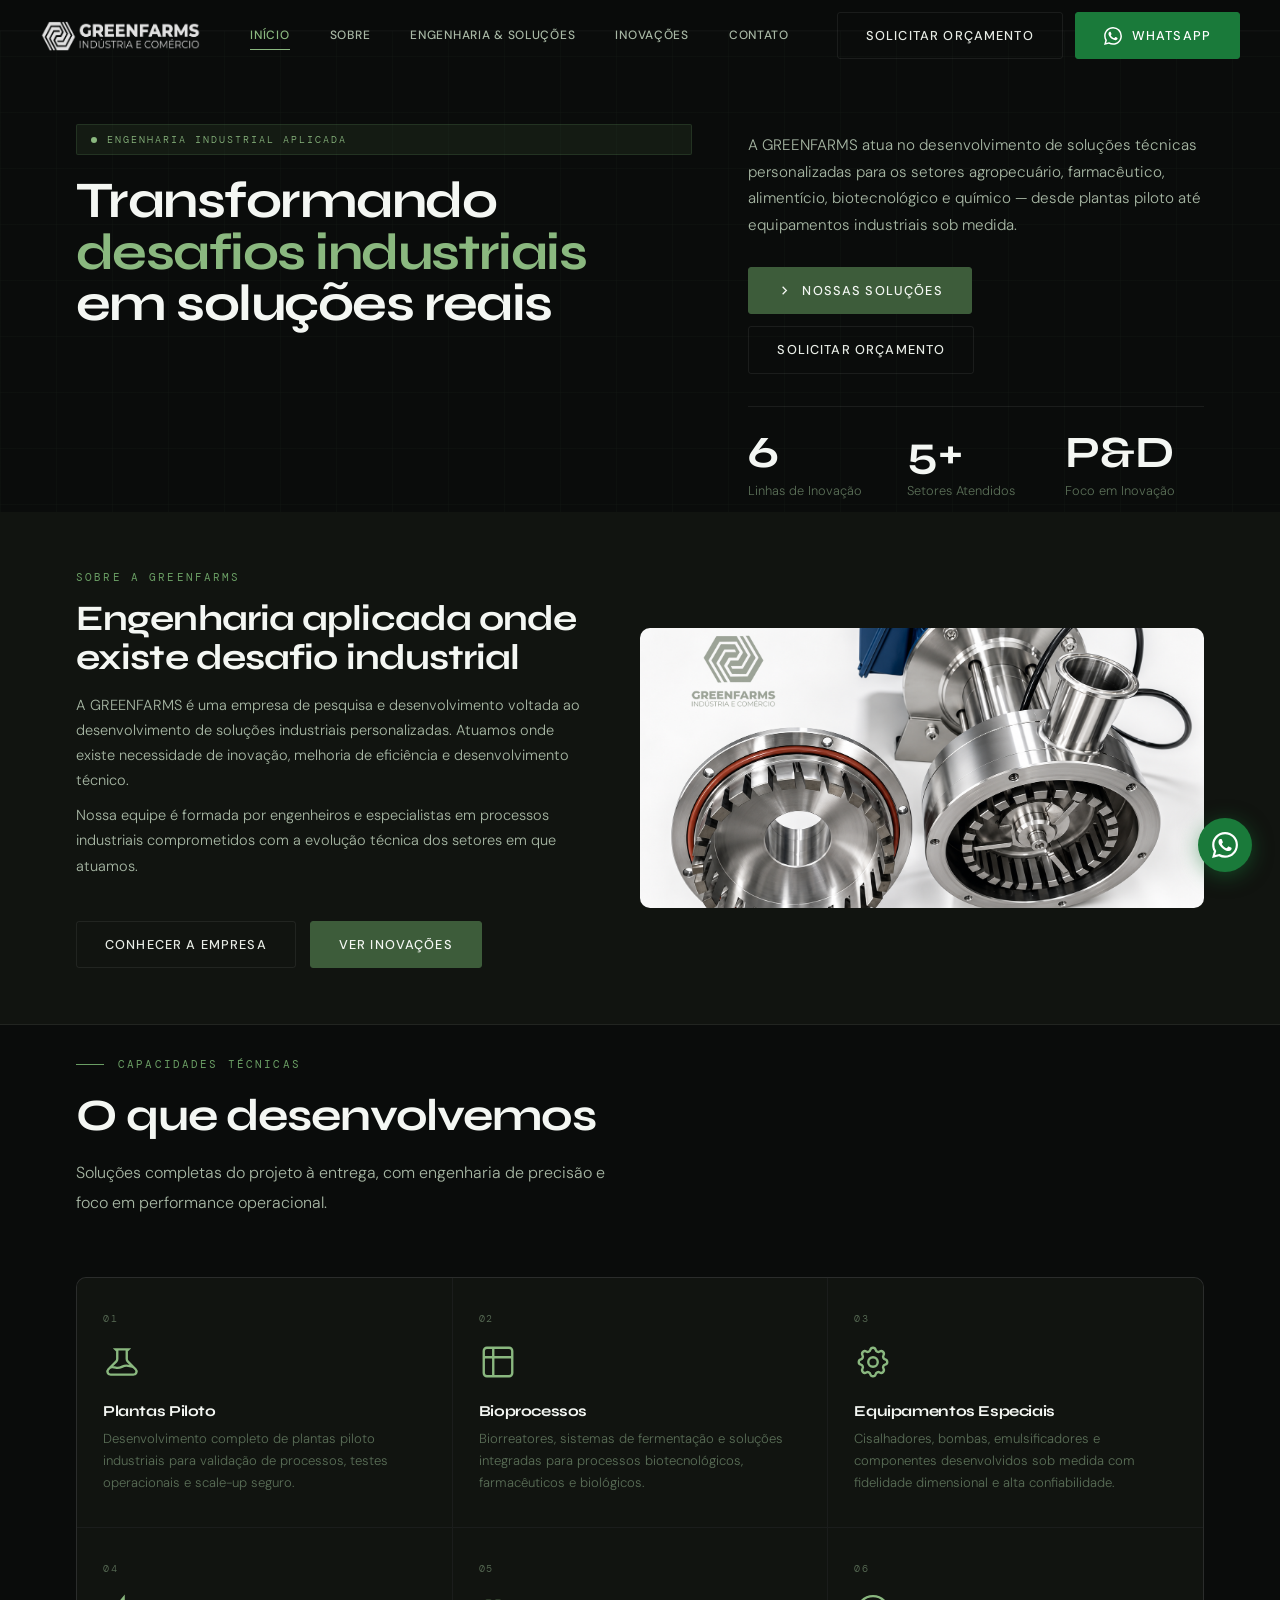
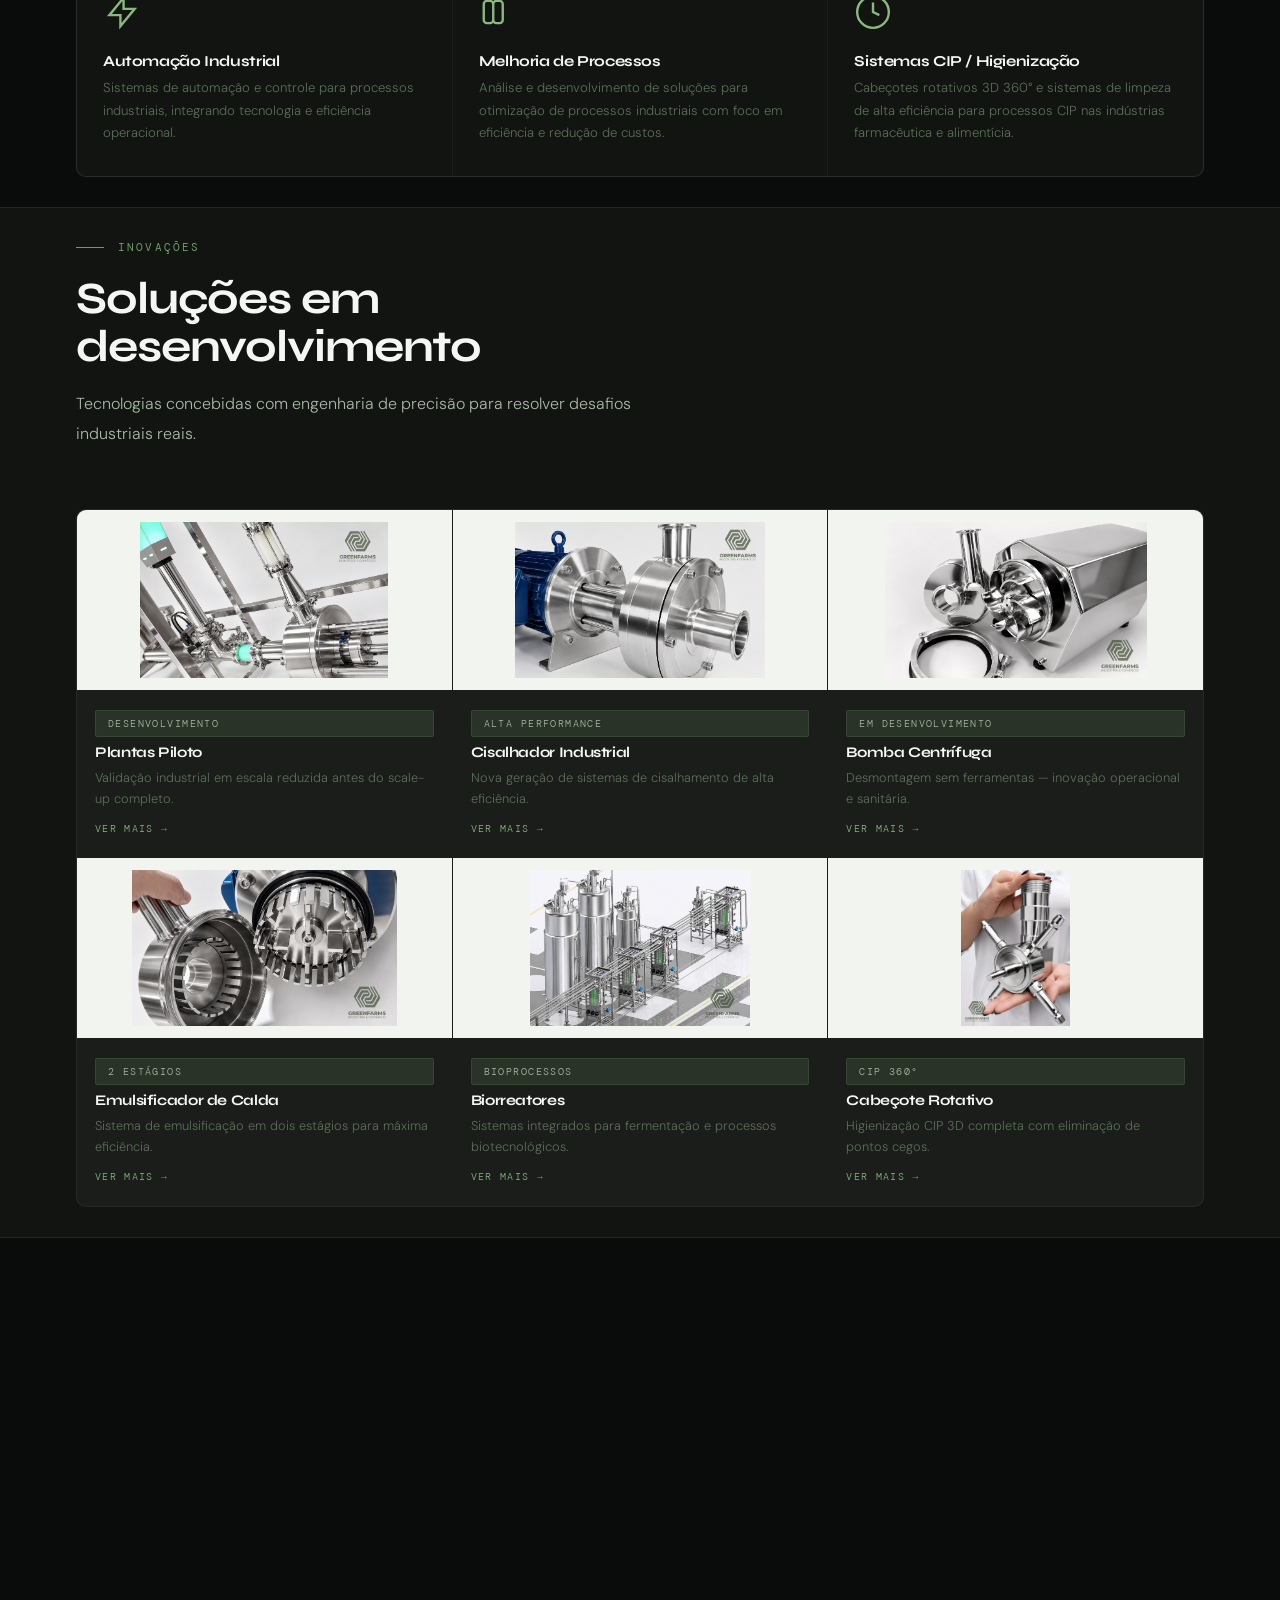
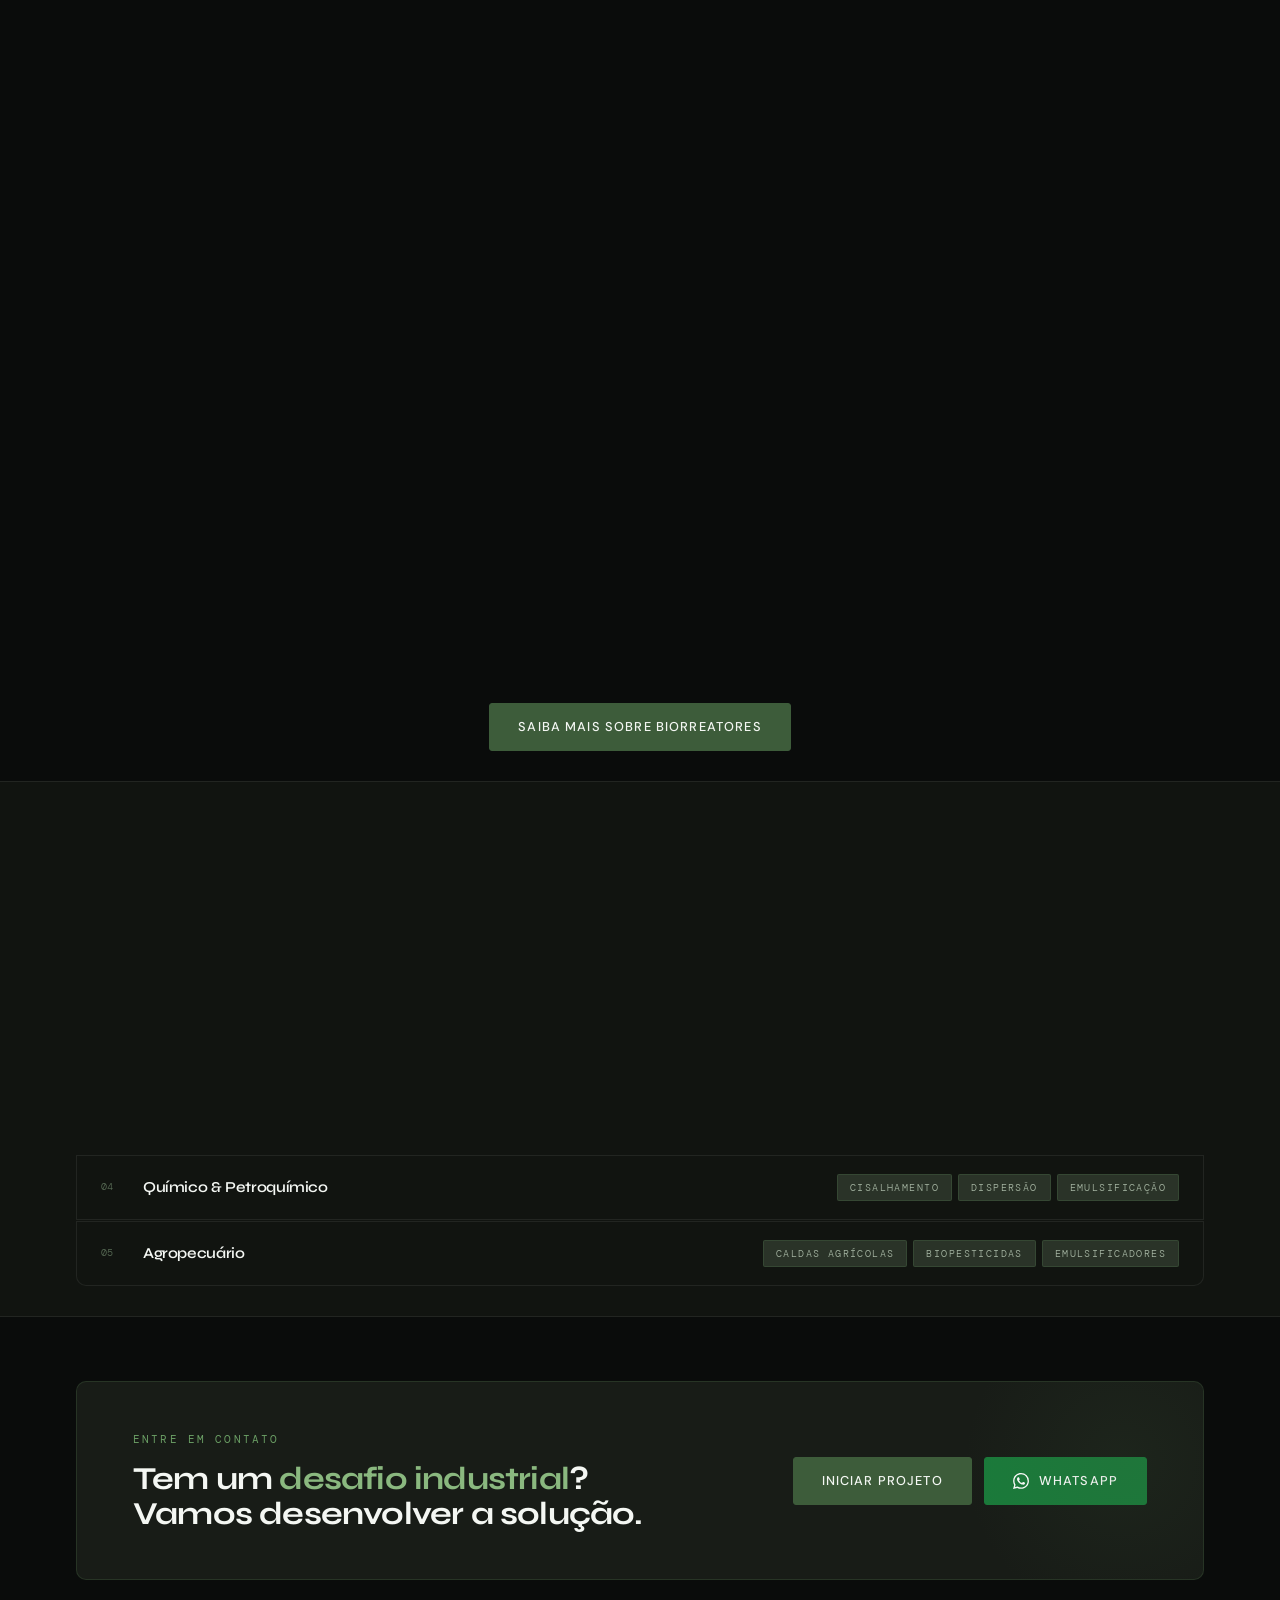
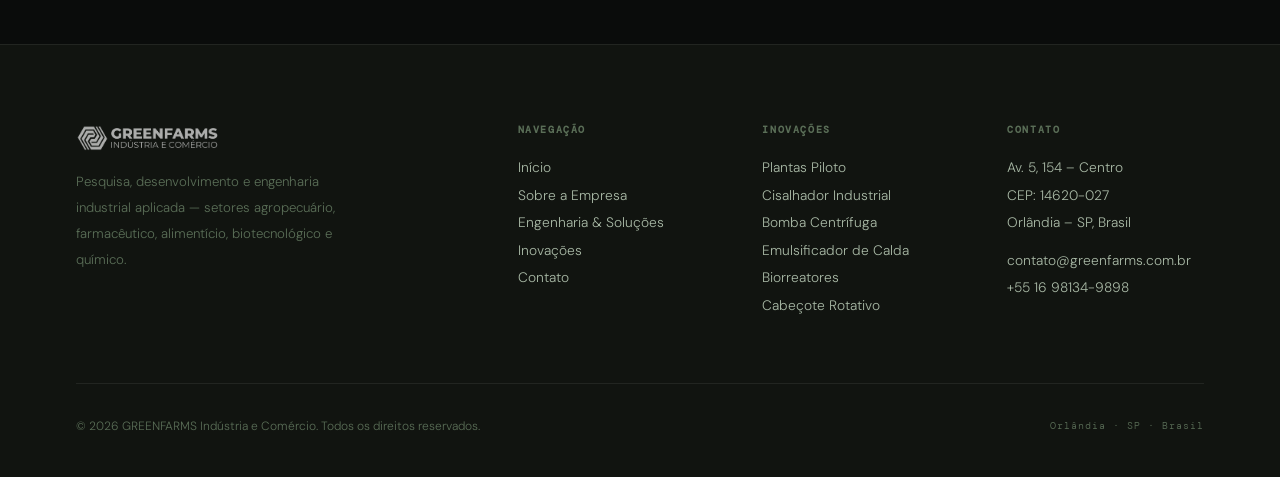
<file: index.html>
<!DOCTYPE html>
<html lang="pt-BR">
<head>
  <meta charset="UTF-8">
  <meta name="viewport" content="width=device-width, initial-scale=1.0">
  <meta name="description" content="GREENFARMS — Pesquisa, desenvolvimento e engenharia industrial aplicada. Soluções sob medida para os setores agropecuário, farmacêutico, alimentício e biotecnológico.">
  <title>GREENFARMS · Engenharia Industrial Aplicada</title>
  <link rel="icon" type="image/png" href="images/favicon.png">
  <link rel="stylesheet" href="css/style.css">
  <style>
    /* ── Hero — sem min-height para evitar vazio gigante ── */
    .hero {
      display: flex;
      align-items: stretch;
      position: relative;
      overflow: hidden;
      background: var(--gf-black);
    }

    .hero__left {
      width: 100%;
      /* Padding top = nav + respiro. Bottom generoso mas não exagerado */
      padding: calc(var(--gf-nav-h) + 25px) 0 10px 0;
      position: relative;
      z-index: 2;
    }

    .hero__left-inner {
      width: 100%;
      max-width: 1200px;
      margin: 0 auto;
      padding: 0 36px;
      display: grid;
      grid-template-columns: 1.15fr 0.85fr;
      gap: 56px;
      align-items: start;
    }

    .hero__tag {
      display: inline-flex;
      align-items: center;
      gap: 10px;
      padding: 6px 14px;
      background: rgba(61,92,58,0.2);
      border: 1px solid var(--gf-border);
      border-radius: 2px;
      font-family: var(--gf-mono);
      font-size: 0.63rem;
      letter-spacing: 0.2em;
      text-transform: uppercase;
      color: var(--gf-accent);
      margin-bottom: 20px;
    }
    .hero__tag::before {
      content: '';
      width: 6px; height: 6px; border-radius: 50%;
      background: var(--gf-accent);
      animation: blink 2.2s ease-in-out infinite;
    }
    @keyframes blink { 0%,100%{opacity:1} 50%{opacity:0.2} }

    .hero__col-left {
      display: flex;
      flex-direction: column;
    }
    .hero__col-right {
      display: flex;
      flex-direction: column;
      justify-content: flex-start;
      padding-top: 8px;
    }

    .hero h1 {
      font-size: clamp(2.4rem, 4vw, 4rem);
      line-height: 1.0;
      letter-spacing: -0.03em;
      margin-bottom: 0;
    }
    .hero h1 em { font-style: normal; color: var(--gf-accent); }

    .hero__desc {
      font-size: 0.95rem;
      color: var(--gf-text-mid);
      line-height: 1.75;
      font-weight: 300;
      margin-bottom: 28px;
    }

    .hero__actions {
      display: flex;
      align-items: center;
      gap: 12px;
      flex-wrap: wrap;
      margin-bottom: 32px;
    }

    .hero__metrics {
      padding-top: 24px;
      border-top: 1px solid var(--gf-border-dim);
      display: grid;
      grid-template-columns: repeat(3, 1fr);
      gap: 20px;
    }

    /* Grid decorativo */
    .hero__grid-deco {
      position: absolute;
      inset: 0;
      background-image:
        linear-gradient(rgba(106,158,100,0.03) 1px, transparent 1px),
        linear-gradient(90deg, rgba(106,158,100,0.03) 1px, transparent 1px);
      background-size: 56px 56px;
      pointer-events: none;
      z-index: 1;
    }

    /* ── Intro band ── */
    .intro-band {
      background: var(--gf-dark);
      border-bottom: 1px solid var(--gf-border-dim);
      padding: 0;
    }
    .intro-band__inner {
      display: grid;
      grid-template-columns: 1fr 1fr;
      align-items: center;
    }
    .intro-band__text {
      padding: 56px 48px 56px 0;
      display: flex;
      flex-direction: column;
      justify-content: center;
    }
    .intro-band__text h2 { font-size: clamp(1.7rem, 2.8vw, 2.3rem); margin-bottom: 16px; }
    .intro-band__text p {
      color: var(--gf-text-mid); font-size: 0.91rem;
      line-height: 1.72; font-weight: 300; margin-bottom: 10px;
    }
    .intro-band__image {
      overflow: hidden;
      border-radius: var(--gf-radius-lg);
      height: 280px;
    }
    .intro-band__image img {
      width: 100%; height: 100%;
      object-fit: cover;
      object-position: center;
      display: block;
    }

    /* ── Capabilities ── */
    .cap-grid {
      display: grid;
      grid-template-columns: repeat(3, 1fr);
      gap: 1px;
      background: var(--gf-border-dim);
      border: 1px solid var(--gf-border-dim);
      border-radius: var(--gf-radius-lg);
      overflow: hidden;
    }
    .cap-card {
      background: var(--gf-dark);
      padding: 32px 26px;
      transition: background var(--gf-transition);
    }
    .cap-card:hover { background: var(--gf-dark-2); }
    .cap-card__num {
      font-family: var(--gf-mono); font-size: 0.63rem;
      letter-spacing: 0.15em; color: var(--gf-text-dim);
      margin-bottom: 16px;
    }
    .cap-card__icon { width: 38px; height: 38px; color: var(--gf-accent); margin-bottom: 14px; }
    .cap-card h3 { font-size: 0.95rem; margin-bottom: 8px; }
    .cap-card p { font-size: 0.82rem; color: var(--gf-text-dim); line-height: 1.7; font-weight: 300; }

    /* ── Inovações strip ── */
    .inov-strip {
      background: var(--gf-dark);
      border-top: 1px solid var(--gf-border-dim);
      border-bottom: 1px solid var(--gf-border-dim);
    }
    .inov-grid {
      display: grid;
      grid-template-columns: repeat(3, 1fr);
      gap: 1px;
      background: rgba(255,255,255,0.04);
      border: 1px solid rgba(255,255,255,0.06);
      border-radius: var(--gf-radius-lg);
      overflow: hidden;
    }
    .inov-card {
      background: transparent;
      display: flex;
      flex-direction: column;
      transition: background var(--gf-transition);
      cursor: pointer;
      text-decoration: none;
      color: inherit;
    }
    .inov-card:hover { background: rgba(255,255,255,0.03); }
    .inov-card__img {
      height: 180px;
      background: #f2f4f0;
      overflow: hidden;
      flex-shrink: 0;
    }
    .inov-card__img img {
      width: 100%; height: 100%;
      object-fit: contain;
      padding: 12px;
      transition: transform 0.55s var(--gf-ease);
    }
    .inov-card:hover .inov-card__img img { transform: scale(1.04); }
    .inov-card__body { padding: 20px 18px; flex: 1; display: flex; flex-direction: column; }
    .inov-card__body .tag { margin-bottom: 8px; }
    .inov-card__body h3 { font-size: 0.92rem; margin-bottom: 6px; }
    .inov-card__body p { font-size: 0.8rem; color: var(--gf-text-dim); line-height: 1.65; font-weight: 300; flex: 1; }
    .inov-card__link {
      display: inline-flex; align-items: center; gap: 6px;
      margin-top: 12px;
      font-family: var(--gf-mono); font-size: 0.6rem;
      letter-spacing: 0.14em; text-transform: uppercase;
      color: var(--gf-accent);
      transition: gap var(--gf-transition);
    }
    .inov-card:hover .inov-card__link { gap: 10px; }

    /* ── Biorreatores ── */
    .bio-hero { background: var(--gf-black); }
    .bio-hero__main {
      position: relative;
      border-radius: var(--gf-radius-lg);
      overflow: hidden;
      margin-bottom: 16px;
      background: #f2f4f0;
    }
    .bio-hero__main img {
      width: 100%;
      display: block;
      max-height: 460px;
      object-fit: contain;
      padding: 24px;
    }
    .bio-hero__badge {
      position: absolute;
      bottom: 20px; left: 20px;
      background: rgba(10,12,11,0.9);
      backdrop-filter: blur(12px);
      border: 1px solid var(--gf-border);
      border-radius: var(--gf-radius);
      padding: 12px 16px;
    }
    .bio-hero__badge p {
      font-family: var(--gf-mono); font-size: 0.6rem;
      letter-spacing: 0.14em; color: var(--gf-text-dim);
      text-transform: uppercase; margin-bottom: 3px;
    }
    .bio-hero__badge strong {
      font-family: var(--gf-head); font-size: 1rem;
      font-weight: 700; color: var(--gf-accent);
    }
    .bio-hero__sub {
      display: grid;
      grid-template-columns: repeat(3, 1fr);
      gap: 12px;
    }
    .bio-hero__sub-img {
      border-radius: var(--gf-radius-lg);
      overflow: hidden;
      background: #f2f4f0;
      aspect-ratio: 4/3;
    }
    .bio-hero__sub-img img {
      width: 100%; height: 100%;
      object-fit: contain; padding: 10px;
      transition: transform 0.5s var(--gf-ease);
    }
    .bio-hero__sub-img:hover img { transform: scale(1.04); }

    /* ── CTA Banner ── */
    .cta-banner {
      background: var(--gf-dark-2);
      border: 1px solid var(--gf-border);
      border-radius: var(--gf-radius-lg);
      padding: 48px 56px;
      display: flex;
      align-items: center;
      justify-content: space-between;
      gap: 40px;
      position: relative;
      overflow: hidden;
    }
    .cta-banner::before {
      content: '';
      position: absolute; right: -80px; top: -80px;
      width: 320px; height: 320px;
      background: radial-gradient(circle, rgba(61,92,58,0.14) 0%, transparent 70%);
      pointer-events: none;
    }
    .cta-banner h2 { font-size: clamp(1.5rem, 2.5vw, 2rem); max-width: 540px; }
    .cta-banner h2 em { font-style: normal; color: var(--gf-accent); }
    .cta-banner__actions { display: flex; align-items: center; gap: 12px; flex-shrink: 0; }

    /* ── Sectors ── */
    .sector-list { display: flex; flex-direction: column; gap: 1px; }
    .sector-item {
      display: flex; align-items: center; justify-content: space-between;
      padding: 18px 24px;
      background: var(--gf-dark);
      border: 1px solid var(--gf-border-dim);
      transition: background var(--gf-transition), border-color var(--gf-transition);
    }
    .sector-item:first-child { border-radius: var(--gf-radius-lg) var(--gf-radius-lg) 0 0; }
    .sector-item:last-child { border-radius: 0 0 var(--gf-radius-lg) var(--gf-radius-lg); }
    .sector-item:hover { background: var(--gf-dark-2); border-color: var(--gf-border); }
    .sector-item__left { display: flex; align-items: center; gap: 20px; }
    .sector-item__num { font-family: var(--gf-mono); font-size: 0.6rem; color: var(--gf-text-dim); width: 22px; }
    .sector-item h3 { font-size: 0.95rem; font-weight: 600; }
    .sector-item__tags { display: flex; gap: 6px; flex-wrap: wrap; }

    /* ── Responsive ──  */
    @media(max-width:1100px){
      .hero__left-inner { grid-template-columns: 1fr; gap: 36px; }
      .intro-band__inner { grid-template-columns: 1fr; }
      .intro-band__text { padding: 20px 0; }
      .intro-band__image { height: 240px; }
      .cap-grid { grid-template-columns: 1fr 1fr; }
      .inov-grid { grid-template-columns: 1fr 1fr; }
      .bio-hero__sub { grid-template-columns: 1fr 1fr 1fr; }
      .cta-banner { flex-direction: column; padding: 36px; }
      .cta-banner__actions { flex-direction: column; width: 100%; }
      .cta-banner__actions .btn { justify-content: center; }
      .sector-item { flex-direction: column; align-items: flex-start; gap: 12px; }
    }
    @media(max-width:768px){
      .cap-grid { grid-template-columns: 1fr; }
      .inov-grid { grid-template-columns: 1fr; }
      .bio-hero__sub { grid-template-columns: 1fr; }
      .hero__metrics { grid-template-columns: 1fr 1fr; gap: 16px; }
      .cta-banner { padding: 24px; }
      .hero__left { padding: calc(var(--gf-nav-h) + 36px) 0 48px 0; }
    }
  </style>
</head>
<body>

<div id="nav-container"></div>

<!-- ── HERO ─────────────────────────────────────────────────────── -->
<section class="hero">
  <div class="hero__grid-deco"></div>

  <div class="hero__left">
    <div class="hero__left-inner">
      <!-- Col esquerda: tag + título principal -->
      <div class="hero__col-left"><br>
        <div class="hero__tag">Engenharia Industrial Aplicada</div>
        <h1>
          Transformando<br>
          <em>desafios industriais</em><br>
          em soluções reais
        </h1>
      </div>

      <!-- Col direita: descrição + botões + métricas -->
      <div class="hero__col-right">
        <br><p class="hero__desc">
          A GREENFARMS atua no desenvolvimento de soluções técnicas personalizadas para os setores agropecuário, farmacêutico, alimentício, biotecnológico e químico — desde plantas piloto até equipamentos industriais sob medida.
        </p>
        <div class="hero__actions">
          <a href="engenharia.html" class="btn btn--primary">
            <svg width="15" height="15" viewBox="0 0 24 24" fill="none" stroke="currentColor" stroke-width="2"><path d="M9 18l6-6-6-6"/></svg>
            Nossas Soluções
          </a>
          <a href="contato.html" class="btn btn--outline">Solicitar Orçamento</a>
        </div>
        <div class="hero__metrics">
          <div class="stat-block">
            <span class="stat-block__num" data-count="6">6</span>
            <span class="stat-block__label">Linhas de Inovação</span>
          </div>
          <div class="stat-block">
            <span class="stat-block__num" data-count="5" data-suffix="+">5+</span>
            <span class="stat-block__label">Setores Atendidos</span>
          </div>
          <div class="stat-block">
            <span class="stat-block__num">P&amp;D</span>
            <span class="stat-block__label">Foco em Inovação</span>
          </div>
        </div>
      </div>
    </div>
  </div>
</section>

<!-- ── INTRO BAND ────────────────────────────────────────────────── -->
<section class="intro-band">
  <div class="container">
    <div class="intro-band__inner">
      <div class="intro-band__text anim-fade">
        <span class="label" style="display:block;margin-bottom:14px;">Sobre a GREENFARMS</span>
        <h2>Engenharia aplicada onde existe desafio industrial</h2>
        <p>A GREENFARMS é uma empresa de pesquisa e desenvolvimento voltada ao desenvolvimento de soluções industriais personalizadas. Atuamos onde existe necessidade de inovação, melhoria de eficiência e desenvolvimento técnico.</p>
        <p>Nossa equipe é formada por engenheiros e especialistas em processos industriais comprometidos com a evolução técnica dos setores em que atuamos.</p>
        <div style="margin-top:32px;display:flex;gap:14px;flex-wrap:wrap;">
          <a href="sobre.html" class="btn btn--outline">Conhecer a Empresa</a>
          <a href="inovacoes.html" class="btn btn--primary">Ver Inovações</a>
        </div>
      </div>
      <div class="intro-band__image anim-fade anim-delay-2">
        <img src="images/cisalhador-2.png" alt="Cisalhador Industrial GREENFARMS">
      </div>
    </div>
  </div>
</section>

<!-- ── CAPABILITIES ──────────────────────────────────────────────── -->
<section class="section" style="background:var(--gf-black);">
  <div class="container">
    <div class="section-header anim-fade">
      <div class="section-header__label"><span class="label">Capacidades Técnicas</span></div>
      <h2>O que desenvolvemos</h2>
      <p>Soluções completas do projeto à entrega, com engenharia de precisão e foco em performance operacional.</p>
    </div>
    <div class="cap-grid anim-fade anim-delay-1">
      <div class="cap-card">
        <div class="cap-card__num">01</div>
        <svg class="cap-card__icon" viewBox="0 0 24 24" fill="none" stroke="currentColor" stroke-width="1.5"><path d="M19.428 15.428a2 2 0 00-1.022-.547l-2.387-.477a6 6 0 00-3.86.517l-.318.158a6 6 0 01-3.86.517L6.05 15.21a2 2 0 00-1.806.547M8 4h8l-1 1v5.172a2 2 0 00.586 1.414l5 5c1.26 1.26.367 3.414-1.415 3.414H4.828c-1.782 0-2.674-2.154-1.414-3.414l5-5A2 2 0 009 10.172V5L8 4z"/></svg>
        <h3>Plantas Piloto</h3>
        <p>Desenvolvimento completo de plantas piloto industriais para validação de processos, testes operacionais e scale-up seguro.</p>
      </div>
      <div class="cap-card">
        <div class="cap-card__num">02</div>
        <svg class="cap-card__icon" viewBox="0 0 24 24" fill="none" stroke="currentColor" stroke-width="1.5"><path d="M9 3H5a2 2 0 00-2 2v4m6-6h10a2 2 0 012 2v4M9 3v18m0 0h10a2 2 0 002-2V9M9 21H5a2 2 0 01-2-2V9m0 0h18"/></svg>
        <h3>Bioprocessos</h3>
        <p>Biorreatores, sistemas de fermentação e soluções integradas para processos biotecnológicos, farmacêuticos e biológicos.</p>
      </div>
      <div class="cap-card">
        <div class="cap-card__num">03</div>
        <svg class="cap-card__icon" viewBox="0 0 24 24" fill="none" stroke="currentColor" stroke-width="1.5"><path d="M10.325 4.317c.426-1.756 2.924-1.756 3.35 0a1.724 1.724 0 002.573 1.066c1.543-.94 3.31.826 2.37 2.37a1.724 1.724 0 001.065 2.572c1.756.426 1.756 2.924 0 3.35a1.724 1.724 0 00-1.066 2.573c.94 1.543-.826 3.31-2.37 2.37a1.724 1.724 0 00-2.572 1.065c-.426 1.756-2.924 1.756-3.35 0a1.724 1.724 0 00-2.573-1.066c-1.543.94-3.31-.826-2.37-2.37a1.724 1.724 0 00-1.065-2.572c-1.756-.426-1.756-2.924 0-3.35a1.724 1.724 0 001.066-2.573c-.94-1.543.826-3.31 2.37-2.37.996.608 2.296.07 2.572-1.065z"/><circle cx="12" cy="12" r="3"/></svg>
        <h3>Equipamentos Especiais</h3>
        <p>Cisalhadores, bombas, emulsificadores e componentes desenvolvidos sob medida com fidelidade dimensional e alta confiabilidade.</p>
      </div>
      <div class="cap-card">
        <div class="cap-card__num">04</div>
        <svg class="cap-card__icon" viewBox="0 0 24 24" fill="none" stroke="currentColor" stroke-width="1.5"><path d="M13 10V3L4 14h7v7l9-11h-7z"/></svg>
        <h3>Automação Industrial</h3>
        <p>Sistemas de automação e controle para processos industriais, integrando tecnologia e eficiência operacional.</p>
      </div>
      <div class="cap-card">
        <div class="cap-card__num">05</div>
        <svg class="cap-card__icon" viewBox="0 0 24 24" fill="none" stroke="currentColor" stroke-width="1.5"><path d="M9 17V7m0 10a2 2 0 01-2 2H5a2 2 0 01-2-2V7a2 2 0 012-2h2a2 2 0 012 2m0 10a2 2 0 002 2h2a2 2 0 002-2M9 7a2 2 0 012-2h2a2 2 0 012 2m0 10V7"/></svg>
        <h3>Melhoria de Processos</h3>
        <p>Análise e desenvolvimento de soluções para otimização de processos industriais com foco em eficiência e redução de custos.</p>
      </div>
      <div class="cap-card">
        <div class="cap-card__num">06</div>
        <svg class="cap-card__icon" viewBox="0 0 24 24" fill="none" stroke="currentColor" stroke-width="1.5"><circle cx="12" cy="12" r="10"/><path d="M12 6v6l4 2"/></svg>
        <h3>Sistemas CIP / Higienização</h3>
        <p>Cabeçotes rotativos 3D 360° e sistemas de limpeza de alta eficiência para processos CIP nas indústrias farmacêutica e alimentícia.</p>
      </div>
    </div>
  </div>
</section>

<!-- ── INOVAÇÕES — 6 cards ────────────────────────────────────────── -->
<section class="section inov-strip">
  <div class="container">
    <div class="section-header anim-fade">
      <div class="section-header__label"><span class="label">Inovações</span></div>
      <h2>Soluções em desenvolvimento</h2>
      <p>Tecnologias concebidas com engenharia de precisão para resolver desafios industriais reais.</p>
    </div>
    <div class="inov-grid">
      <a href="inovacoes.html#plantas-piloto" class="inov-card anim-fade">
        <div class="inov-card__img"><img src="images/planta-piloto.png" alt="Plantas Piloto" loading="lazy"></div>
        <div class="inov-card__body">
          <span class="tag">Desenvolvimento</span>
          <h3>Plantas Piloto</h3>
          <p>Validação industrial em escala reduzida antes do scale-up completo.</p>
          <span class="inov-card__link">Ver mais →</span>
        </div>
      </a>
      <a href="inovacoes.html#cisalhador" class="inov-card anim-fade anim-delay-1">
        <div class="inov-card__img"><img src="images/cisalhador.png" alt="Cisalhador Industrial" loading="lazy"></div>
        <div class="inov-card__body">
          <span class="tag">Alta Performance</span>
          <h3>Cisalhador Industrial</h3>
          <p>Nova geração de sistemas de cisalhamento de alta eficiência.</p>
          <span class="inov-card__link">Ver mais →</span>
        </div>
      </a>
      <a href="inovacoes.html#bomba" class="inov-card anim-fade anim-delay-2">
        <div class="inov-card__img"><img src="images/bomba-centrifuga.png" alt="Bomba Centrífuga" loading="lazy"></div>
        <div class="inov-card__body">
          <span class="tag">Em Desenvolvimento</span>
          <h3>Bomba Centrífuga</h3>
          <p>Desmontagem sem ferramentas — inovação operacional e sanitária.</p>
          <span class="inov-card__link">Ver mais →</span>
        </div>
      </a>
      <a href="inovacoes.html#emulsificador" class="inov-card anim-fade">
        <div class="inov-card__img"><img src="images/emulsificador.png" alt="Emulsificador de Calda" loading="lazy"></div>
        <div class="inov-card__body">
          <span class="tag">2 Estágios</span>
          <h3>Emulsificador de Calda</h3>
          <p>Sistema de emulsificação em dois estágios para máxima eficiência.</p>
          <span class="inov-card__link">Ver mais →</span>
        </div>
      </a>
      <a href="inovacoes.html#biorreatores" class="inov-card anim-fade anim-delay-1">
        <div class="inov-card__img"><img src="images/biorreatores.png" alt="Biorreatores" loading="lazy"></div>
        <div class="inov-card__body">
          <span class="tag">Bioprocessos</span>
          <h3>Biorreatores</h3>
          <p>Sistemas integrados para fermentação e processos biotecnológicos.</p>
          <span class="inov-card__link">Ver mais →</span>
        </div>
      </a>
      <a href="inovacoes.html#cabecote" class="inov-card anim-fade anim-delay-2">
        <div class="inov-card__img"><img src="images/cabecote-rotativo.png" alt="Cabeçote Rotativo" loading="lazy"></div>
        <div class="inov-card__body">
          <span class="tag">CIP 360°</span>
          <h3>Cabeçote Rotativo</h3>
          <p>Higienização CIP 3D completa com eliminação de pontos cegos.</p>
          <span class="inov-card__link">Ver mais →</span>
        </div>
      </a>
    </div>
  </div>
</section>

<!-- ── BIORREATORES DESTAQUE ──────────────────────────────────────── -->
<section class="section bio-hero">
  <div class="container">
    <div class="section-header anim-fade">
      <div class="section-header__label"><span class="label">Destaque</span></div>
      <h2>Biorreatores GREENFARMS</h2>
      <p>Soluções tecnológicas para bioprocessos industriais com foco em controle de contaminação, eficiência operacional e padrão internacional de engenharia.</p>
    </div>
    <div class="bio-hero__main anim-fade">
      <img src="images/biorreatores.png" alt="Sistema Completo de Biorreatores GREENFARMS" loading="lazy">
      <div class="bio-hero__badge">
        <p>Especialidade GREENFARMS</p>
        <strong>Bioprocessos Industriais</strong>
      </div>
    </div>
    <div class="bio-hero__sub anim-fade anim-delay-1">
      <div class="bio-hero__sub-img"><img src="images/biorreator-fabrica-1.png" alt="Biorreator Fábrica 1" loading="lazy"></div>
      <div class="bio-hero__sub-img"><img src="images/biorreator-fabrica-2.png" alt="Biorreator Fábrica 2" loading="lazy"></div>
      <div class="bio-hero__sub-img"><img src="images/biorreator-fabrica-3.png" alt="Biorreator Fábrica 3" loading="lazy"></div>
    </div>
    <div style="margin-top:32px;text-align:center;">
      <a href="inovacoes.html#biorreatores" class="btn btn--primary">Saiba mais sobre Biorreatores</a>
    </div>
  </div>
</section>

<!-- ── SETORES ─────────────────────────────────────────────────────  -->
<section class="section" style="background:var(--gf-dark);border-top:1px solid var(--gf-border-dim);border-bottom:1px solid var(--gf-border-dim);">
  <div class="container">
    <div class="section-header anim-fade">
      <div class="section-header__label"><span class="label">Mercados</span></div>
      <h2>Setores industriais atendidos</h2>
    </div>
    <div class="sector-list">
      <div class="sector-item anim-fade">
        <div class="sector-item__left"><span class="sector-item__num">01</span><h3>Farmacêutico &amp; Biológico</h3></div>
        <div class="sector-item__tags"><span class="tag">Bioprocessos</span><span class="tag">Plantas Piloto</span><span class="tag">Sanitização</span></div>
      </div>
      <div class="sector-item anim-fade anim-delay-1">
        <div class="sector-item__left"><span class="sector-item__num">02</span><h3>Alimentício &amp; Agroindustrial</h3></div>
        <div class="sector-item__tags"><span class="tag">CIP</span><span class="tag">Homogeneização</span><span class="tag">Automação</span></div>
      </div>
      <div class="sector-item anim-fade anim-delay-2">
        <div class="sector-item__left"><span class="sector-item__num">03</span><h3>Biotecnológico</h3></div>
        <div class="sector-item__tags"><span class="tag">Fermentação</span><span class="tag">Biorreatores</span><span class="tag">P&amp;D</span></div>
      </div>
      <div class="sector-item anim-fade anim-delay-3">
        <div class="sector-item__left"><span class="sector-item__num">04</span><h3>Químico &amp; Petroquímico</h3></div>
        <div class="sector-item__tags"><span class="tag">Cisalhamento</span><span class="tag">Dispersão</span><span class="tag">Emulsificação</span></div>
      </div>
      <div class="sector-item anim-fade">
        <div class="sector-item__left"><span class="sector-item__num">05</span><h3>Agropecuário</h3></div>
        <div class="sector-item__tags"><span class="tag">Caldas Agrícolas</span><span class="tag">Biopesticidas</span><span class="tag">Emulsificadores</span></div>
      </div>
    </div>
  </div>
</section>

<!-- ── CTA ───────────────────────────────────────────────────────── -->
<section class="section--sm" style="background:var(--gf-black);">
  <div class="container">
    <div class="cta-banner anim-fade">
      <div>
        <span class="label" style="display:block;margin-bottom:14px;">Entre em Contato</span>
        <h2>Tem um <em>desafio industrial</em>?<br>Vamos desenvolver a solução.</h2>
      </div>
      <div class="cta-banner__actions">
        <a href="contato.html" class="btn btn--primary">Iniciar Projeto</a>
        <a href="https://wa.me/5516981349898" target="_blank" class="btn btn--whatsapp">
          <svg width="16" height="16" viewBox="0 0 24 24" fill="currentColor"><path d="M17.472 14.382c-.297-.149-1.758-.867-2.03-.967-.273-.099-.471-.148-.67.15-.197.297-.767.966-.94 1.164-.173.199-.347.223-.644.075-.297-.15-1.255-.463-2.39-1.475-.883-.788-1.48-1.761-1.653-2.059-.173-.297-.018-.458.13-.606.134-.133.298-.347.446-.52.149-.174.198-.298.298-.497.099-.198.05-.371-.025-.52-.075-.149-.669-1.612-.916-2.207-.242-.579-.487-.5-.669-.51-.173-.008-.371-.01-.57-.01-.198 0-.52.074-.792.372-.272.297-1.04 1.016-1.04 2.479 0 1.462 1.065 2.875 1.213 3.074.149.198 2.096 3.2 5.077 4.487.709.306 1.262.489 1.694.625.712.227 1.36.195 1.871.118.571-.085 1.758-.719 2.006-1.413.248-.694.248-1.289.173-1.413-.074-.124-.272-.198-.57-.347m-5.421 7.403h-.004a9.87 9.87 0 01-5.031-1.378l-.361-.214-3.741.982.998-3.648-.235-.374a9.86 9.86 0 01-1.51-5.26c.001-5.45 4.436-9.884 9.888-9.884 2.64 0 5.122 1.03 6.988 2.898a9.825 9.825 0 012.893 6.994c-.003 5.45-4.437 9.884-9.885 9.884m8.413-18.297A11.815 11.815 0 0012.05 0C5.495 0 .16 5.335.157 11.892c0 2.096.547 4.142 1.588 5.945L.057 24l6.305-1.654a11.882 11.882 0 005.683 1.448h.005c6.554 0 11.89-5.335 11.893-11.893a11.821 11.821 0 00-3.48-8.413"/></svg>
          WhatsApp
        </a>
      </div>
    </div>
  </div>
</section>

<div id="footer-container"></div>
<div id="wa-float"></div>
<script src="js/components.js"></script>
<script src="js/main.js"></script>
</body>
</html>
</file>
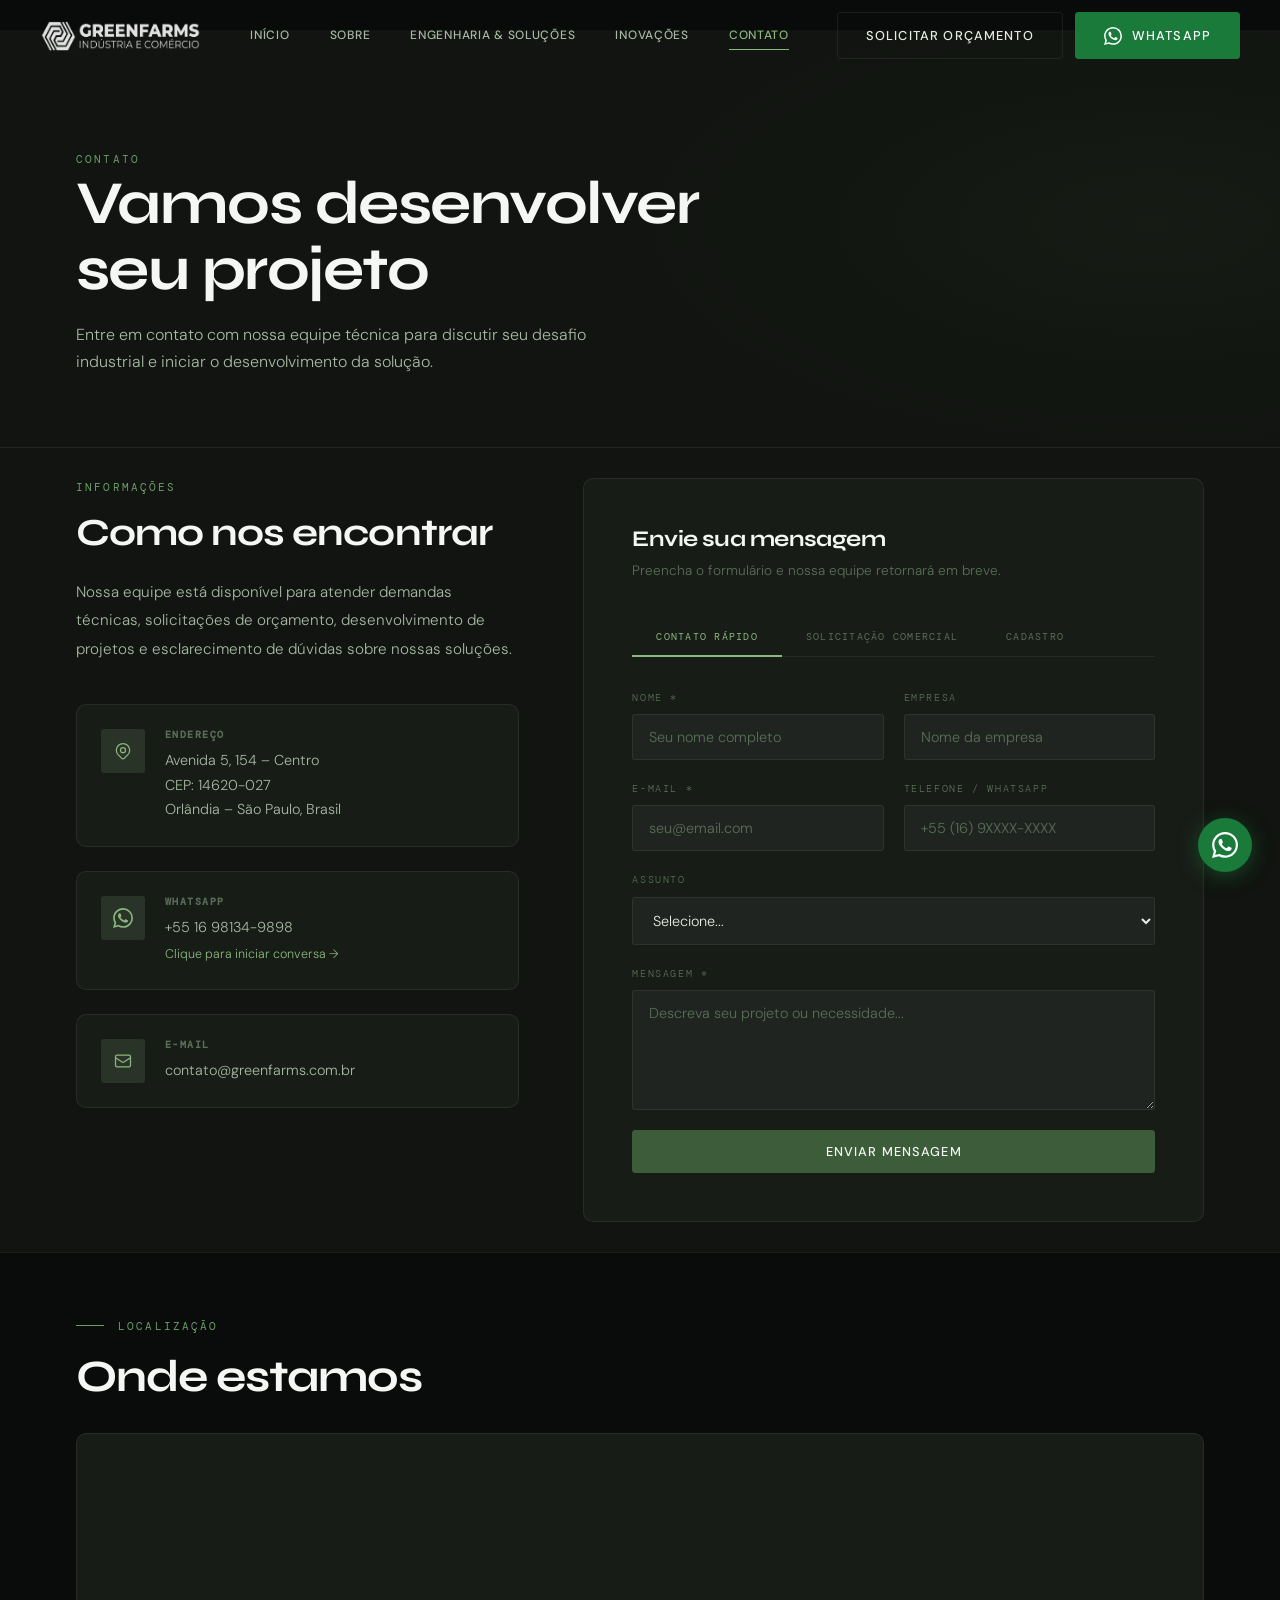
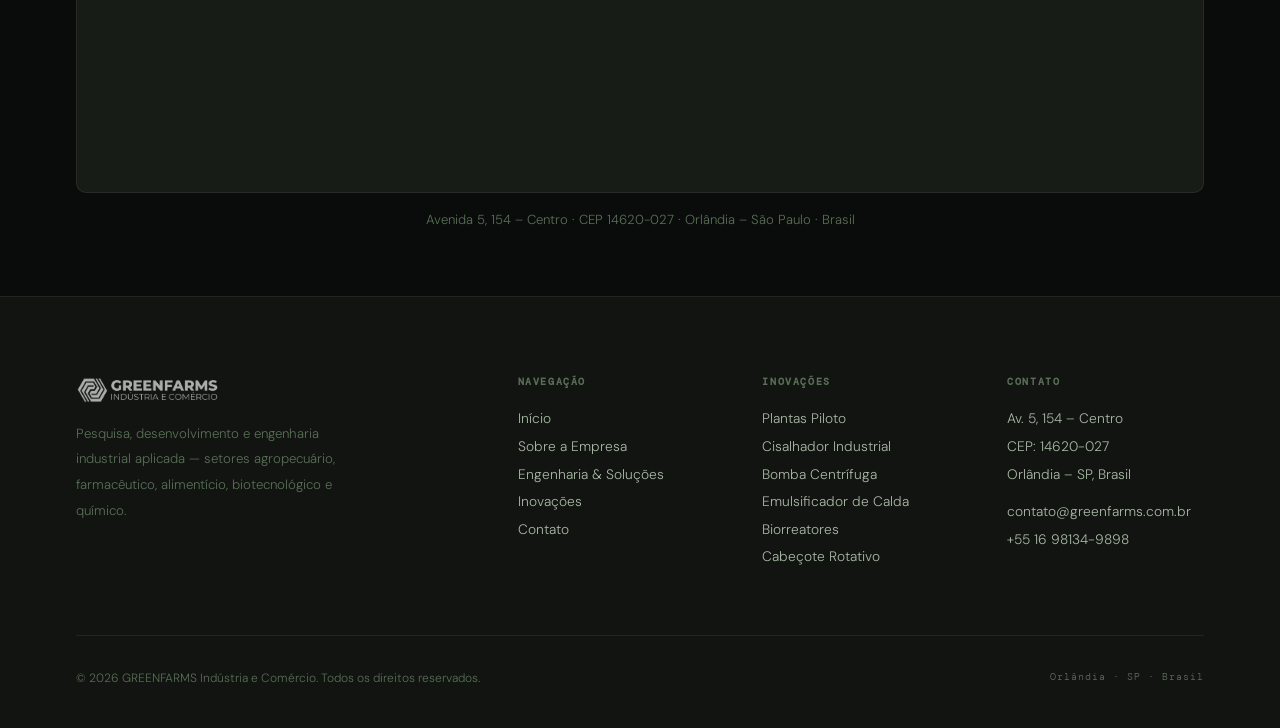
<file: contato.html>
<!DOCTYPE html>
<html lang="pt-BR">
<head>
  <meta charset="UTF-8">
  <meta name="viewport" content="width=device-width, initial-scale=1.0">
  <meta name="description" content="Contato GREENFARMS — Solicite orçamento, tire dúvidas ou inicie seu projeto industrial.">
  <title>Contato · GREENFARMS</title>
  <link rel="icon" type="image/png" href="images/favicon.png">
  <link rel="stylesheet" href="css/style.css">
  <style>
    .contato-grid {
      display: grid;
      grid-template-columns: 1fr 1.4fr;
      gap: 64px;
      align-items: start;
    }

    .contato-info h2 { font-size: clamp(1.8rem,3vw,2.5rem); margin-bottom:24px; }
    .contato-info > p { color:var(--gf-text-mid); font-size:0.95rem; line-height:1.9; font-weight:300; margin-bottom:40px; }

    .info-block {
      display: flex;
      flex-direction: column;
      gap: 24px;
    }

    .info-item {
      display: flex;
      gap: 20px;
      align-items: flex-start;
      padding: 24px;
      background: var(--gf-dark-2);
      border: 1px solid var(--gf-border-dim);
      border-radius: var(--gf-radius-lg);
      transition: border-color var(--gf-transition);
    }
    .info-item:hover { border-color: var(--gf-border); }

    .info-item__icon {
      width: 44px;
      height: 44px;
      background: var(--gf-wire);
      border-radius: var(--gf-radius);
      display: flex;
      align-items: center;
      justify-content: center;
      color: var(--gf-accent);
      flex-shrink: 0;
    }

    .info-item__content h4 {
      font-family: var(--gf-mono);
      font-size: 0.65rem;
      letter-spacing: 0.14em;
      text-transform: uppercase;
      color: var(--gf-text-dim);
      margin-bottom: 8px;
    }

    .info-item__content p,
    .info-item__content a {
      font-size: 0.9rem;
      color: var(--gf-text-mid);
      font-weight: 300;
      line-height: 1.7;
      display: block;
      transition: color var(--gf-transition);
    }

    .info-item__content a:hover { color: var(--gf-accent); }

    /* Form card */
    .form-card {
      background: var(--gf-dark-2);
      border: 1px solid var(--gf-border-dim);
      border-radius: var(--gf-radius-lg);
      padding: 48px;
    }

    .form-card h3 {
      font-size: 1.4rem;
      margin-bottom: 8px;
    }

    .form-card > p {
      color: var(--gf-text-dim);
      font-size: 0.85rem;
      margin-bottom: 36px;
      font-weight: 300;
    }

    .form-body {
      display: flex;
      flex-direction: column;
      gap: 20px;
    }

    /* Map */
    .map-container {
      width: 100%;
      height: 360px;
      border-radius: var(--gf-radius-lg);
      overflow: hidden;
      border: 1px solid var(--gf-border-dim);
      background: var(--gf-dark-2);
    }

    .map-container iframe {
      width: 100%;
      height: 100%;
      border: none;
      filter: grayscale(1) invert(0.9) contrast(0.9);
    }

    /* Solicitação Comercial tab */
    .form-tabs {
      display: flex;
      gap: 0;
      margin-bottom: 32px;
      border-bottom: 1px solid var(--gf-border-dim);
    }
    .form-tab {
      padding: 12px 24px;
      font-family: var(--gf-mono);
      font-size: 0.65rem;
      letter-spacing: 0.12em;
      text-transform: uppercase;
      color: var(--gf-text-dim);
      border-bottom: 2px solid transparent;
      margin-bottom: -1px;
      cursor: pointer;
      transition: all var(--gf-transition);
    }
    .form-tab:hover { color: var(--gf-text-mid); }
    .form-tab.active { color: var(--gf-accent); border-bottom-color: var(--gf-accent); }

    .form-panel { display: none; }
    .form-panel.active { display: flex; flex-direction: column; gap: 20px; }

    @media(max-width:1024px){
      .contato-grid { grid-template-columns: 1fr; gap:40px; }
    }
    @media(max-width:768px){
      .form-card { padding:28px; }
    }
  </style>
</head>
<body>

<div id="nav-container"></div>

<section class="page-hero">
  <div class="container">
    <span class="label">Contato</span>
    <h1>Vamos desenvolver<br>seu projeto</h1>
    <p>Entre em contato com nossa equipe técnica para discutir seu desafio industrial e iniciar o desenvolvimento da solução.</p>
  </div>
</section>

<section class="section" style="background:var(--gf-dark);">
  <div class="container">
    <div class="contato-grid">

      <!-- Info -->
      <div class="contato-info anim-fade">
        <span class="label" style="display:block;margin-bottom:16px;">Informações</span>
        <h2>Como nos encontrar</h2>
        <p>Nossa equipe está disponível para atender demandas técnicas, solicitações de orçamento, desenvolvimento de projetos e esclarecimento de dúvidas sobre nossas soluções.</p>

        <div class="info-block">
          <div class="info-item">
            <div class="info-item__icon">
              <svg width="20" height="20" viewBox="0 0 24 24" fill="none" stroke="currentColor" stroke-width="1.5">
                <path d="M17.657 16.657L13.414 20.9a1.998 1.998 0 01-2.827 0l-4.244-4.243a8 8 0 1111.314 0z"/>
                <path d="M15 11a3 3 0 11-6 0 3 3 0 016 0z"/>
              </svg>
            </div>
            <div class="info-item__content">
              <h4>Endereço</h4>
              <p>Avenida 5, 154 – Centro<br>CEP: 14620-027<br>Orlândia – São Paulo, Brasil</p>
            </div>
          </div>

          <a href="https://wa.me/5516981349898" target="_blank" class="info-item">
            <div class="info-item__icon">
              <svg width="20" height="20" viewBox="0 0 24 24" fill="currentColor">
                <path d="M17.472 14.382c-.297-.149-1.758-.867-2.03-.967-.273-.099-.471-.148-.67.15-.197.297-.767.966-.94 1.164-.173.199-.347.223-.644.075-.297-.15-1.255-.463-2.39-1.475-.883-.788-1.48-1.761-1.653-2.059-.173-.297-.018-.458.13-.606.134-.133.298-.347.446-.52.149-.174.198-.298.298-.497.099-.198.05-.371-.025-.52-.075-.149-.669-1.612-.916-2.207-.242-.579-.487-.5-.669-.51-.173-.008-.371-.01-.57-.01-.198 0-.52.074-.792.372-.272.297-1.04 1.016-1.04 2.479 0 1.462 1.065 2.875 1.213 3.074.149.198 2.096 3.2 5.077 4.487.709.306 1.262.489 1.694.625.712.227 1.36.195 1.871.118.571-.085 1.758-.719 2.006-1.413.248-.694.248-1.289.173-1.413-.074-.124-.272-.198-.57-.347m-5.421 7.403h-.004a9.87 9.87 0 01-5.031-1.378l-.361-.214-3.741.982.998-3.648-.235-.374a9.86 9.86 0 01-1.51-5.26c.001-5.45 4.436-9.884 9.888-9.884 2.64 0 5.122 1.03 6.988 2.898a9.825 9.825 0 012.893 6.994c-.003 5.45-4.437 9.884-9.885 9.884m8.413-18.297A11.815 11.815 0 0012.05 0C5.495 0 .16 5.335.157 11.892c0 2.096.547 4.142 1.588 5.945L.057 24l6.305-1.654a11.882 11.882 0 005.683 1.448h.005c6.554 0 11.89-5.335 11.893-11.893a11.821 11.821 0 00-3.48-8.413"/>
              </svg>
            </div>
            <div class="info-item__content">
              <h4>WhatsApp</h4>
              <p>+55 16 98134-9898</p>
              <p style="color:var(--gf-accent);font-size:0.78rem;margin-top:4px;">Clique para iniciar conversa →</p>
            </div>
          </a>

          <div class="info-item">
            <div class="info-item__icon">
              <svg width="20" height="20" viewBox="0 0 24 24" fill="none" stroke="currentColor" stroke-width="1.5">
                <path d="M3 8l7.89 5.26a2 2 0 002.22 0L21 8M5 19h14a2 2 0 002-2V7a2 2 0 00-2-2H5a2 2 0 00-2 2v10a2 2 0 002 2z"/>
              </svg>
            </div>
            <div class="info-item__content">
              <h4>E-mail</h4>
              <a href="mailto:contato@greenfarms.com.br" style="color:var(--gf-text-mid);font-size:0.9rem;font-weight:300;transition:color var(--gf-transition);" onmouseover="this.style.color='var(--gf-accent)'" onmouseout="this.style.color='var(--gf-text-mid)'">contato@greenfarms.com.br</a>
            </div>
          </div>
        </div>
      </div>

      <!-- Form -->
      <div class="form-card anim-fade anim-delay-2">
        <h3>Envie sua mensagem</h3>
        <p>Preencha o formulário e nossa equipe retornará em breve.</p>

        <div class="form-tabs">
          <button class="form-tab active" data-ftab="contato-rapido">Contato Rápido</button>
          <button class="form-tab" data-ftab="orcamento">Solicitação Comercial</button>
          <button class="form-tab" data-ftab="cadastro">Cadastro</button>
        </div>

        <!-- Contato Rápido -->
        <div class="form-panel active" id="ftab-contato-rapido">
          <form data-gf-form data-subject="Contato Rápido — GREENFARMS">
            <div class="form-body">
              <div class="form-grid">
                <div class="form-group">
                  <label>Nome *</label>
                  <input type="text" name="Nome" placeholder="Seu nome completo" required>
                </div>
                <div class="form-group">
                  <label>Empresa</label>
                  <input type="text" name="Empresa" placeholder="Nome da empresa">
                </div>
              </div>
              <div class="form-grid">
                <div class="form-group">
                  <label>E-mail *</label>
                  <input type="email" name="Email" placeholder="seu@email.com" required>
                </div>
                <div class="form-group">
                  <label>Telefone / WhatsApp</label>
                  <input type="tel" name="Telefone" placeholder="+55 (16) 9XXXX-XXXX">
                </div>
              </div>
              <div class="form-group">
                <label>Assunto</label>
                <select name="Assunto">
                  <option value="">Selecione...</option>
                  <option>Plantas Piloto</option>
                  <option>Biorreatores e Bioprocessos</option>
                  <option>Cisalhador Industrial</option>
                  <option>Bomba Centrífuga</option>
                  <option>Cabeçotes Rotativos CIP</option>
                  <option>Automação Industrial</option>
                  <option>Outros</option>
                </select>
              </div>
              <div class="form-group">
                <label>Mensagem *</label>
                <textarea name="Mensagem" placeholder="Descreva seu projeto ou necessidade..." required></textarea>
              </div>
              <button type="submit" class="btn btn--primary" style="width:100%;justify-content:center;">
                Enviar Mensagem
              </button>
            </div>
          </form>
          <div class="form-success">Mensagem enviada com sucesso! Retornaremos em breve.</div>
        </div>

        <!-- Solicitação Comercial -->
        <div class="form-panel" id="ftab-orcamento">
          <form data-gf-form data-subject="Solicitação Comercial — GREENFARMS">
            <div class="form-body">
              <div class="form-grid">
                <div class="form-group">
                  <label>Nome *</label>
                  <input type="text" name="Nome" placeholder="Seu nome" required>
                </div>
                <div class="form-group">
                  <label>Cargo / Função</label>
                  <input type="text" name="Cargo" placeholder="Ex: Engenheiro de Processos">
                </div>
              </div>
              <div class="form-grid">
                <div class="form-group">
                  <label>Empresa *</label>
                  <input type="text" name="Empresa" placeholder="Razão social" required>
                </div>
                <div class="form-group">
                  <label>CNPJ</label>
                  <input type="text" name="CNPJ" placeholder="00.000.000/0001-00">
                </div>
              </div>
              <div class="form-grid">
                <div class="form-group">
                  <label>E-mail *</label>
                  <input type="email" name="Email" placeholder="email@empresa.com.br" required>
                </div>
                <div class="form-group">
                  <label>Telefone *</label>
                  <input type="tel" name="Telefone" placeholder="+55 (XX) XXXXX-XXXX" required>
                </div>
              </div>
              <div class="form-group">
                <label>Setor Industrial *</label>
                <select name="Setor" required>
                  <option value="">Selecione...</option>
                  <option>Farmacêutico / Biológico</option>
                  <option>Alimentício / Agroindustrial</option>
                  <option>Biotecnológico</option>
                  <option>Químico / Petroquímico</option>
                  <option>Agropecuário</option>
                  <option>Outro</option>
                </select>
              </div>
              <div class="form-group">
                <label>Solução de Interesse *</label>
                <select name="Solucao" required>
                  <option value="">Selecione...</option>
                  <option>Planta Piloto</option>
                  <option>Biorreatores / Bioprocessos</option>
                  <option>Cisalhador Industrial</option>
                  <option>Bomba Centrífuga Sanitária</option>
                  <option>Cabeçotes Rotativos CIP</option>
                  <option>Automação Industrial</option>
                  <option>Peças / Componentes Sob Medida</option>
                  <option>Melhoria de Processo</option>
                  <option>Outro</option>
                </select>
              </div>
              <div class="form-group">
                <label>Descrição do Projeto *</label>
                <textarea name="Descricao" placeholder="Descreva o processo, volumes, capacidade, condições operacionais e objetivos do projeto..." style="min-height:140px;" required></textarea>
              </div>
              <button type="submit" class="btn btn--primary" style="width:100%;justify-content:center;">
                Enviar Solicitação Comercial
              </button>
            </div>
          </form>
          <div class="form-success">Solicitação enviada com sucesso! Nossa equipe técnica retornará em breve.</div>
        </div>


        <!-- Cadastro -->
        <div class="form-panel" id="ftab-cadastro">
          <form data-gf-form data-subject="Cadastro de Cliente — GREENFARMS">
            <div class="form-body">
              <div class="form-grid">
                <div class="form-group">
                  <label>Nome Completo *</label>
                  <input type="text" name="Nome" placeholder="Nome completo" required>
                </div>
                <div class="form-group">
                  <label>Cargo</label>
                  <input type="text" name="Cargo" placeholder="Seu cargo">
                </div>
              </div>
              <div class="form-grid">
                <div class="form-group">
                  <label>Razão Social *</label>
                  <input type="text" name="Razao_Social" placeholder="Razão social da empresa" required>
                </div>
                <div class="form-group">
                  <label>CNPJ *</label>
                  <input type="text" name="CNPJ" placeholder="00.000.000/0001-00" required>
                </div>
              </div>
              <div class="form-grid">
                <div class="form-group">
                  <label>E-mail *</label>
                  <input type="email" name="Email" placeholder="email@empresa.com.br" required>
                </div>
                <div class="form-group">
                  <label>Telefone *</label>
                  <input type="tel" name="Telefone" placeholder="+55 (XX) XXXXX-XXXX" required>
                </div>
              </div>
              <div class="form-grid">
                <div class="form-group">
                  <label>Cidade *</label>
                  <input type="text" name="Cidade" placeholder="Cidade" required>
                </div>
                <div class="form-group">
                  <label>Estado *</label>
                  <select name="Estado" required>
                    <option value="">UF...</option>
                    <option>SP</option><option>RJ</option><option>MG</option><option>RS</option>
                    <option>PR</option><option>SC</option><option>BA</option><option>GO</option>
                    <option>MT</option><option>MS</option><option>PA</option><option>AM</option>
                    <option>Outro</option>
                  </select>
                </div>
              </div>
              <div class="form-group">
                <label>Setor de Atuação</label>
                <select name="Setor">
                  <option value="">Selecione...</option>
                  <option>Farmacêutico / Biológico</option>
                  <option>Alimentício / Agroindustrial</option>
                  <option>Biotecnológico</option>
                  <option>Químico / Petroquímico</option>
                  <option>Agropecuário</option>
                  <option>Outro</option>
                </select>
              </div>
              <div class="form-group">
                <label>Observações</label>
                <textarea name="Observacoes" placeholder="Informações adicionais sobre sua empresa ou necessidade..."></textarea>
              </div>
              <button type="submit" class="btn btn--primary" style="width:100%;justify-content:center;">
                Enviar Cadastro
              </button>
            </div>
          </form>
          <div class="form-success">Cadastro enviado com sucesso!</div>
        </div>

      </div>
    </div>
  </div>
</section>

<!-- MAP -->
<section class="section--sm" style="background:var(--gf-black);border-top:1px solid var(--gf-border-dim);">
  <div class="container">
    <div class="section-header anim-fade" style="margin-bottom:32px;">
      <div class="section-header__label">
        <span class="label">Localização</span>
      </div>
      <h2>Onde estamos</h2>
    </div>
    <div class="map-container anim-fade anim-delay-1">
      <iframe
        src="https://www.google.com/maps/embed?pb=!1m18!1m12!1m3!1d3718.5!2d-47.8833!3d-20.7166!2m3!1f0!2f0!3f0!3m2!1i1024!2i768!4f13.1!3m3!1m2!1s0x0%3A0x0!2zMjDCsDQzJzAwLjAiUyA0N8KwNTInNjAuMCJX!5e0!3m2!1spt!2sbr!4v1"
        allowfullscreen=""
        loading="lazy"
        referrerpolicy="no-referrer-when-downgrade"
        title="GREENFARMS — Orlândia, SP">
      </iframe>
    </div>
    <p style="margin-top:16px;text-align:center;font-size:0.82rem;color:var(--gf-text-dim);">
      Avenida 5, 154 – Centro · CEP 14620-027 · Orlândia – São Paulo · Brasil
    </p>
  </div>
</section>

<div id="footer-container"></div>
<div id="wa-float"></div>
<script src="js/components.js"></script>
<script src="js/main.js"></script>
<script>
  // Form tabs
  document.querySelectorAll('.form-tab').forEach(tab => {
    tab.addEventListener('click', () => {
      const target = tab.dataset.ftab;
      document.querySelectorAll('.form-tab').forEach(t => t.classList.remove('active'));
      document.querySelectorAll('.form-panel').forEach(p => p.classList.remove('active'));
      tab.classList.add('active');
      document.getElementById('ftab-' + target).classList.add('active');
    });
  });

  //  Envio dos formulários via /api/contato
  document.querySelectorAll('form[data-gf-form]').forEach(form => {
    form.addEventListener('submit', async (e) => {
      e.preventDefault();
      e.stopImmediatePropagation();

      const btn = form.querySelector('button[type="submit"]');
      const btnTextOriginal = btn ? btn.textContent : '';
      if (btn) { btn.disabled = true; btn.textContent = 'Enviando...'; }

      const formData = new FormData(form);
      const payload = { _subject: form.dataset.subject || 'Mensagem do site GreenFarms' };
      formData.forEach((value, key) => { payload[key] = value; });

      try {
        const res = await fetch('/api/contato', {
          method: 'POST',
          headers: { 'Content-Type': 'application/json' },
          body: JSON.stringify(payload),
        });

        const result = await res.json().catch(() => ({}));

        if (res.ok && result.ok) {
          form.reset();
          form.style.display = 'none';
          const successEl = form.parentElement.querySelector('.form-success');
          if (successEl) successEl.style.display = 'block';
        } else {
          alert('Não foi possível enviar sua mensagem. Por favor, tente novamente ou entre em contato pelo WhatsApp.');
          if (btn) { btn.disabled = false; btn.textContent = btnTextOriginal; }
        }
      } catch (err) {
        alert('Erro de conexão. Verifique sua internet e tente novamente.');
        if (btn) { btn.disabled = false; btn.textContent = btnTextOriginal; }
      }
    });
  });
</script>
</body>
</html>
</file>
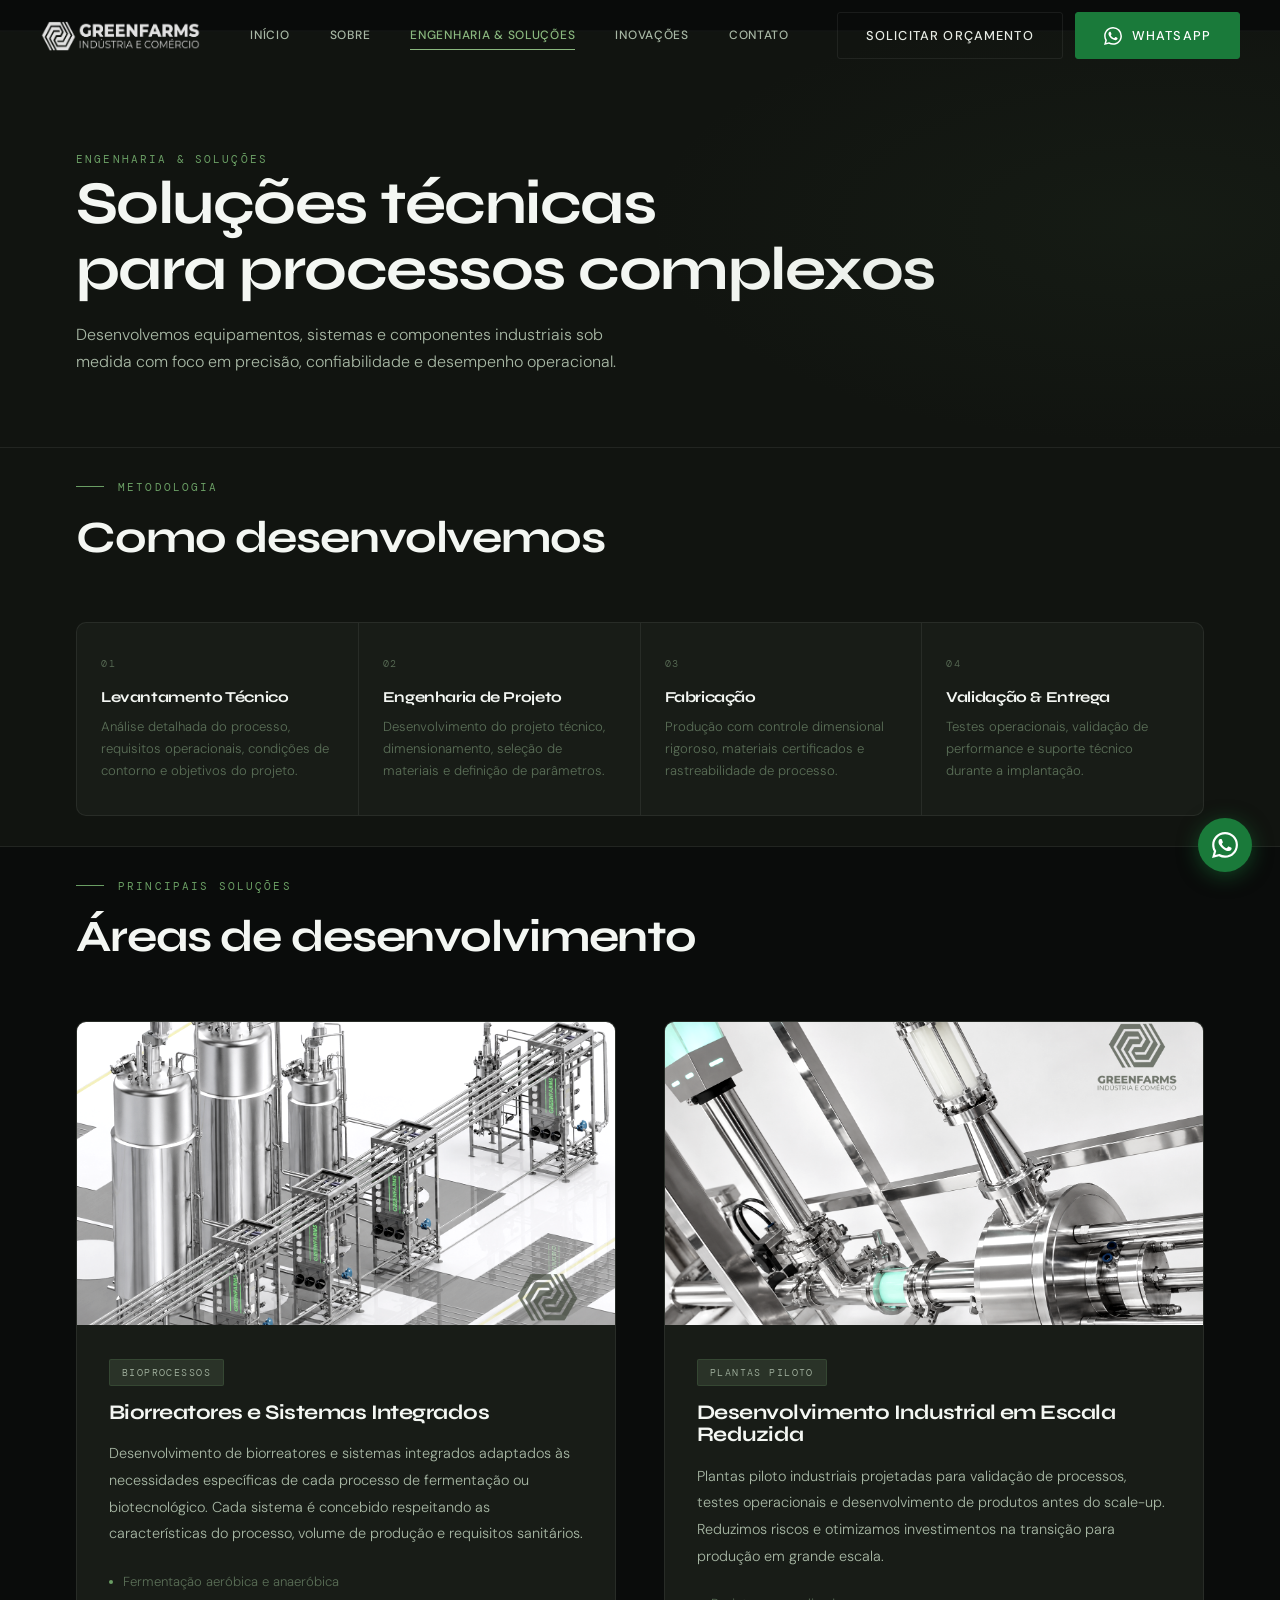
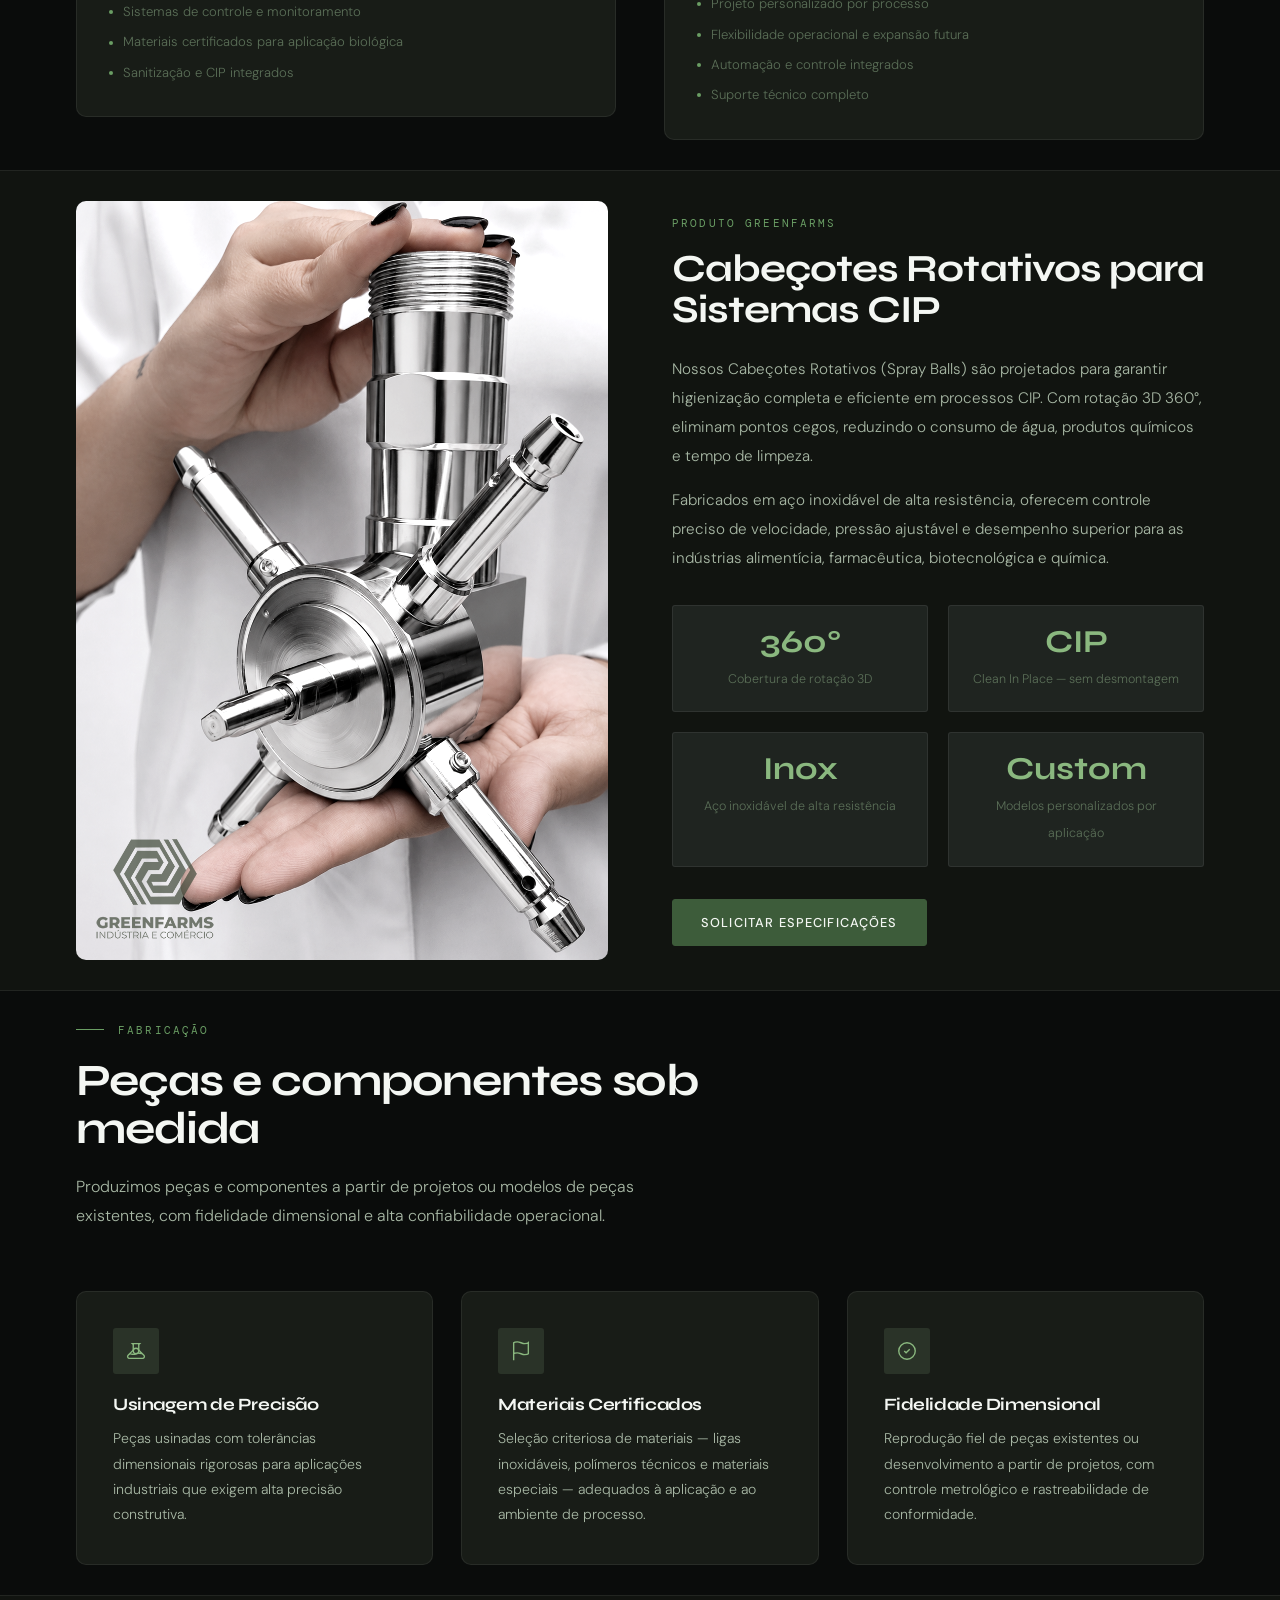
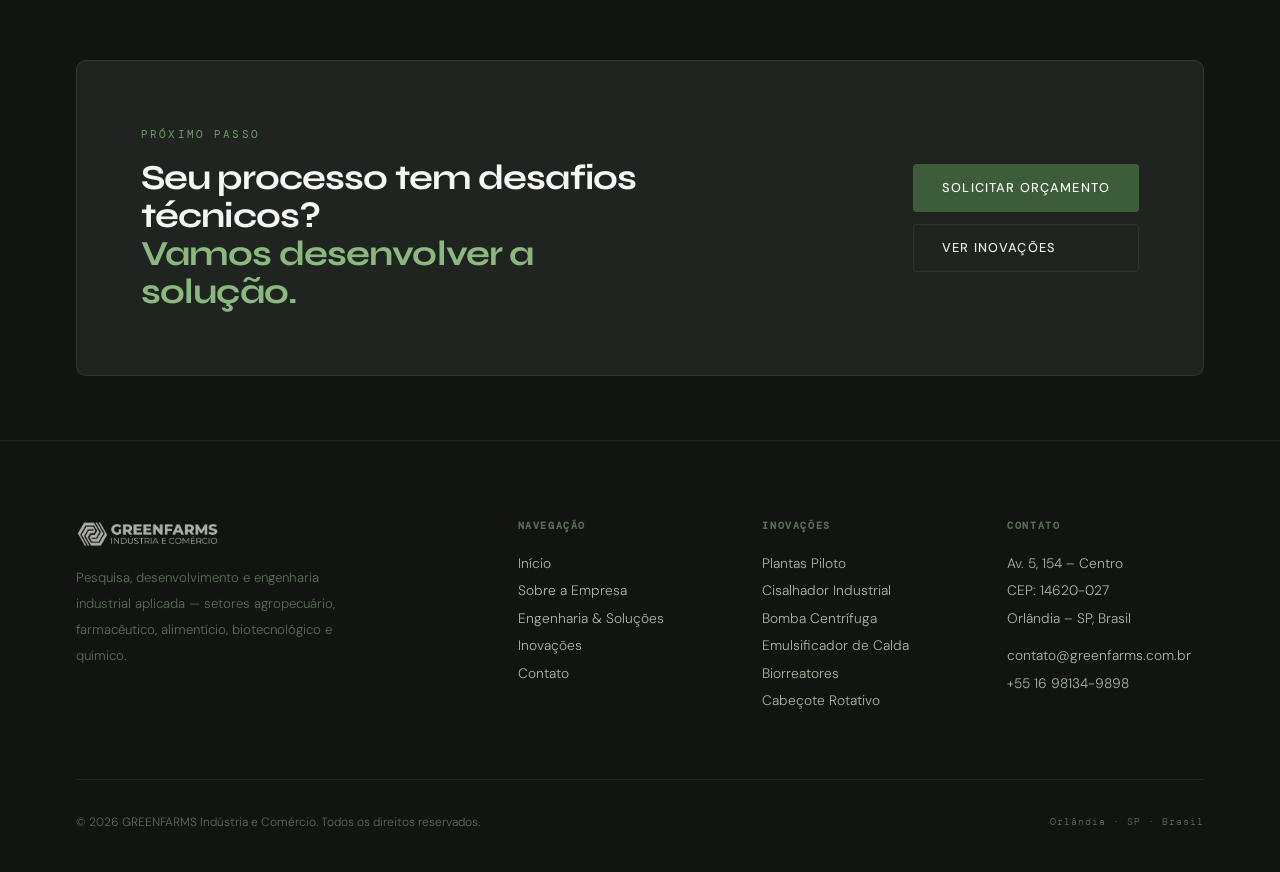
<file: engenharia.html>
<!DOCTYPE html>
<html lang="pt-BR">
<head>
  <meta charset="UTF-8">
  <meta name="viewport" content="width=device-width, initial-scale=1.0">
  <meta name="description" content="Engenharia e Soluções GREENFARMS — Bioprocessos, automação industrial, componentes especiais e sistemas CIP.">
  <title>Engenharia &amp; Soluções · GREENFARMS</title>
  <link rel="icon" type="image/png" href="images/favicon.png">
  <link rel="stylesheet" href="css/style.css">
  <style>
    .solucoes-grid {
      display: grid;
      grid-template-columns: 1fr 1fr;
      gap: 48px;
      align-items: start;
    }
    .solucao-card {
      background: var(--gf-dark-2);
      border: 1px solid var(--gf-border-dim);
      border-radius: var(--gf-radius-lg);
      overflow: hidden;
      transition: border-color var(--gf-transition);
    }
    .solucao-card:hover { border-color: var(--gf-border); }
    .solucao-card__img {
      aspect-ratio: 16/9;
      overflow: hidden;
    }
    .solucao-card__img img {
      width: 100%;
      height: 100%;
      object-fit: cover;
      filter: saturate(0.5) contrast(1.1);
      transition: transform 0.6s ease;
    }
    .solucao-card:hover .solucao-card__img img { transform: scale(1.04); }
    .solucao-card__body { padding: 32px; }
    .solucao-card__body .tag { margin-bottom: 16px; }
    .solucao-card__body h3 { font-size: 1.3rem; margin-bottom: 16px; }
    .solucao-card__body p { color: var(--gf-text-mid); font-size: 0.9rem; line-height: 1.85; font-weight: 300; }
    .solucao-card__specs {
      margin-top: 24px;
      display: flex;
      flex-direction: column;
      gap: 8px;
    }
    .spec-row {
      display: flex;
      align-items: center;
      gap: 10px;
      font-size: 0.82rem;
      color: var(--gf-text-dim);
    }
    .spec-row::before {
      content: '';
      width: 4px; height: 4px;
      border-radius: 50%;
      background: var(--gf-green-light);
      flex-shrink: 0;
    }

    /* Spray Ball destaque */
    .spray-section {
      display: grid;
      grid-template-columns: 1fr 1fr;
      gap: 64px;
      align-items: center;
    }
    .spray-image {
      border-radius: var(--gf-radius-lg);
      overflow: hidden;
    }
    .spray-image img {
      width: 100%;
      filter: saturate(0.6) contrast(1.1);
    }
    .spray-text h2 { font-size: clamp(1.8rem, 3vw, 2.5rem); margin-bottom: 24px; }
    .spray-text p { color: var(--gf-text-mid); font-size: 0.95rem; line-height: 1.9; font-weight: 300; margin-bottom: 16px; }
    .spray-metrics {
      display: grid;
      grid-template-columns: 1fr 1fr;
      gap: 20px;
      margin-top: 32px;
    }
    .spray-metric {
      background: var(--gf-dark-3);
      border: 1px solid var(--gf-border-dim);
      border-radius: var(--gf-radius);
      padding: 20px;
      text-align: center;
    }
    .spray-metric strong {
      display: block;
      font-family: var(--gf-head);
      font-size: 2rem;
      font-weight: 700;
      color: var(--gf-accent);
      line-height: 1;
      margin-bottom: 6px;
    }
    .spray-metric span { font-size: 0.78rem; color: var(--gf-text-dim); }

    /* Process strip */
    .process-strip {
      display: flex;
      gap: 0;
      position: relative;
    }
    .process-step {
      flex: 1;
      padding: 32px 24px;
      background: var(--gf-dark-2);
      border: 1px solid var(--gf-border-dim);
      border-right: none;
      position: relative;
    }
    .process-step:first-child { border-radius: var(--gf-radius-lg) 0 0 var(--gf-radius-lg); }
    .process-step:last-child { border-right: 1px solid var(--gf-border-dim); border-radius: 0 var(--gf-radius-lg) var(--gf-radius-lg) 0; }
    .process-step__num {
      font-family: var(--gf-mono);
      font-size: 0.65rem;
      letter-spacing: 0.15em;
      color: var(--gf-text-dim);
      margin-bottom: 16px;
    }
    .process-step h3 { font-size: 0.95rem; margin-bottom: 10px; }
    .process-step p { font-size: 0.82rem; color: var(--gf-text-dim); line-height: 1.7; font-weight: 300; }

    @media(max-width:1024px){
      .solucoes-grid { grid-template-columns: 1fr; }
      .spray-section { grid-template-columns: 1fr; gap: 40px; }
      .process-strip { flex-direction: column; }
      .process-step { border-right: 1px solid var(--gf-border-dim); border-bottom: none; border-radius: 0; }
      .process-step:first-child { border-radius: var(--gf-radius-lg) var(--gf-radius-lg) 0 0; }
      .process-step:last-child { border-bottom: 1px solid var(--gf-border-dim); border-radius: 0 0 var(--gf-radius-lg) var(--gf-radius-lg); }
    }
    @media(max-width:768px){
      .spray-metrics { grid-template-columns: 1fr; }
    }
  </style>
</head>
<body>

<div id="nav-container"></div>

<section class="page-hero">
  <div class="container">
    <span class="label">Engenharia &amp; Soluções</span>
    <h1>Soluções técnicas<br>para processos complexos</h1>
    <p>Desenvolvemos equipamentos, sistemas e componentes industriais sob medida com foco em precisão, confiabilidade e desempenho operacional.</p>
  </div>
</section>

<!-- PROCESSO DE DESENVOLVIMENTO -->
<section class="section" style="background:var(--gf-dark);border-bottom:1px solid var(--gf-border-dim);">
  <div class="container">
    <div class="section-header anim-fade">
      <div class="section-header__label">
        <span class="label">Metodologia</span>
      </div>
      <h2>Como desenvolvemos</h2>
    </div>
    <div class="process-strip anim-fade">
      <div class="process-step">
        <div class="process-step__num">01</div>
        <h3>Levantamento Técnico</h3>
        <p>Análise detalhada do processo, requisitos operacionais, condições de contorno e objetivos do projeto.</p>
      </div>
      <div class="process-step">
        <div class="process-step__num">02</div>
        <h3>Engenharia de Projeto</h3>
        <p>Desenvolvimento do projeto técnico, dimensionamento, seleção de materiais e definição de parâmetros.</p>
      </div>
      <div class="process-step">
        <div class="process-step__num">03</div>
        <h3>Fabricação</h3>
        <p>Produção com controle dimensional rigoroso, materiais certificados e rastreabilidade de processo.</p>
      </div>
      <div class="process-step">
        <div class="process-step__num">04</div>
        <h3>Validação &amp; Entrega</h3>
        <p>Testes operacionais, validação de performance e suporte técnico durante a implantação.</p>
      </div>
    </div>
  </div>
</section>

<!-- SOLUÇÕES PRINCIPAIS -->
<section class="section" id="bioprocessos" style="background:var(--gf-black);">
  <div class="container">
    <div class="section-header anim-fade">
      <div class="section-header__label">
        <span class="label">Principais Soluções</span>
      </div>
      <h2>Áreas de desenvolvimento</h2>
    </div>

    <div class="solucoes-grid">
      <div class="solucao-card anim-fade">
        <div class="solucao-card__img">
          <img src="images/biorreatores.png" alt="Bioprocessos e Biorreatores">
        </div>
        <div class="solucao-card__body">
          <span class="tag">Bioprocessos</span>
          <h3>Biorreatores e Sistemas Integrados</h3>
          <p>Desenvolvimento de biorreatores e sistemas integrados adaptados às necessidades específicas de cada processo de fermentação ou biotecnológico. Cada sistema é concebido respeitando as características do processo, volume de produção e requisitos sanitários.</p>
          <div class="solucao-card__specs">
            <div class="spec-row">Fermentação aeróbica e anaeróbica</div>
            <div class="spec-row">Sistemas de controle e monitoramento</div>
            <div class="spec-row">Materiais certificados para aplicação biológica</div>
            <div class="spec-row">Sanitização e CIP integrados</div>
          </div>
        </div>
      </div>

      <div class="solucao-card anim-fade anim-delay-1">
        <div class="solucao-card__img">
          <img src="images/planta-piloto.png" alt="Plantas Piloto">
        </div>
        <div class="solucao-card__body">
          <span class="tag">Plantas Piloto</span>
          <h3>Desenvolvimento Industrial em Escala Reduzida</h3>
          <p>Plantas piloto industriais projetadas para validação de processos, testes operacionais e desenvolvimento de produtos antes do scale-up. Reduzimos riscos e otimizamos investimentos na transição para produção em grande escala.</p>
          <div class="solucao-card__specs">
            <div class="spec-row">Projeto personalizado por processo</div>
            <div class="spec-row">Flexibilidade operacional e expansão futura</div>
            <div class="spec-row">Automação e controle integrados</div>
            <div class="spec-row">Suporte técnico completo</div>
          </div>
        </div>
      </div>
    </div>
  </div>
</section>

<!-- SPRAY BALL DESTAQUE -->
<section class="section" id="automacao" style="background:var(--gf-dark);border-top:1px solid var(--gf-border-dim);border-bottom:1px solid var(--gf-border-dim);">
  <div class="container">
    <div class="spray-section">
      <div class="spray-image anim-fade">
        <img src="images/cabecote-rotativo.png" alt="Cabeçote Rotativo GREENFARMS">
      </div>
      <div class="spray-text anim-fade anim-delay-2">
        <span class="label" style="display:block;margin-bottom:16px;">Produto GREENFARMS</span>
        <h2>Cabeçotes Rotativos para Sistemas CIP</h2>
        <p>Nossos Cabeçotes Rotativos (Spray Balls) são projetados para garantir higienização completa e eficiente em processos CIP. Com rotação 3D 360°, eliminam pontos cegos, reduzindo o consumo de água, produtos químicos e tempo de limpeza.</p>
        <p>Fabricados em aço inoxidável de alta resistência, oferecem controle preciso de velocidade, pressão ajustável e desempenho superior para as indústrias alimentícia, farmacêutica, biotecnológica e química.</p>
        <div class="spray-metrics">
          <div class="spray-metric">
            <strong>360°</strong>
            <span>Cobertura de rotação 3D</span>
          </div>
          <div class="spray-metric">
            <strong>CIP</strong>
            <span>Clean In Place — sem desmontagem</span>
          </div>
          <div class="spray-metric">
            <strong>Inox</strong>
            <span>Aço inoxidável de alta resistência</span>
          </div>
          <div class="spray-metric">
            <strong>Custom</strong>
            <span>Modelos personalizados por aplicação</span>
          </div>
        </div>
        <div style="margin-top:32px;">
          <a href="contato.html" class="btn btn--primary">Solicitar Especificações</a>
        </div>
      </div>
    </div>
  </div>
</section>

<!-- COMPONENTES ESPECIAIS -->
<section class="section" style="background:var(--gf-black);">
  <div class="container">
    <div class="section-header anim-fade">
      <div class="section-header__label">
        <span class="label">Fabricação</span>
      </div>
      <h2>Peças e componentes sob medida</h2>
      <p>Produzimos peças e componentes a partir de projetos ou modelos de peças existentes, com fidelidade dimensional e alta confiabilidade operacional.</p>
    </div>

    <div class="grid-3">
      <div class="card anim-fade">
        <div class="card__icon">
          <svg width="22" height="22" viewBox="0 0 24 24" fill="none" stroke="currentColor" stroke-width="1.5">
            <circle cx="12" cy="12" r="3"/><path d="M19.428 15.428a2 2 0 00-1.022-.547l-2.387-.477a6 6 0 00-3.86.517l-.318.158a6 6 0 01-3.86.517L6.05 15.21a2 2 0 00-1.806.547M8 4h8l-1 1v5.172a2 2 0 00.586 1.414l5 5c1.26 1.26.367 3.414-1.415 3.414H4.828c-1.782 0-2.674-2.154-1.414-3.414l5-5A2 2 0 009 10.172V5L8 4z"/>
          </svg>
        </div>
        <h3>Usinagem de Precisão</h3>
        <p>Peças usinadas com tolerâncias dimensionais rigorosas para aplicações industriais que exigem alta precisão construtiva.</p>
      </div>
      <div class="card anim-fade anim-delay-1">
        <div class="card__icon">
          <svg width="22" height="22" viewBox="0 0 24 24" fill="none" stroke="currentColor" stroke-width="1.5">
            <path d="M4 15s1-1 4-1 5 2 8 2 4-1 4-1V3s-1 1-4 1-5-2-8-2-4 1-4 1zM4 22v-7"/>
          </svg>
        </div>
        <h3>Materiais Certificados</h3>
        <p>Seleção criteriosa de materiais — ligas inoxidáveis, polímeros técnicos e materiais especiais — adequados à aplicação e ao ambiente de processo.</p>
      </div>
      <div class="card anim-fade anim-delay-2">
        <div class="card__icon">
          <svg width="22" height="22" viewBox="0 0 24 24" fill="none" stroke="currentColor" stroke-width="1.5">
            <path d="M9 12l2 2 4-4m6 2a9 9 0 11-18 0 9 9 0 0118 0z"/>
          </svg>
        </div>
        <h3>Fidelidade Dimensional</h3>
        <p>Reprodução fiel de peças existentes ou desenvolvimento a partir de projetos, com controle metrológico e rastreabilidade de conformidade.</p>
      </div>
    </div>
  </div>
</section>

<!-- CTA -->
<section class="section--sm" style="background:var(--gf-dark);border-top:1px solid var(--gf-border-dim);">
  <div class="container">
    <div class="cta-banner" style="background:var(--gf-dark-3);border:1px solid var(--gf-border);border-radius:var(--gf-radius-lg);padding:64px;display:flex;align-items:center;justify-content:space-between;gap:48px;">
      <div>
        <span class="label" style="display:block;margin-bottom:16px;">Próximo Passo</span>
        <h2 style="font-size:clamp(1.6rem,3vw,2.2rem);max-width:540px;">Seu processo tem desafios técnicos?<br><em style="font-style:normal;color:var(--gf-accent);">Vamos desenvolver a solução.</em></h2>
      </div>
      <div style="display:flex;flex-direction:column;gap:12px;flex-shrink:0;">
        <a href="contato.html" class="btn btn--primary">Solicitar Orçamento</a>
        <a href="inovacoes.html" class="btn btn--outline">Ver Inovações</a>
      </div>
    </div>
  </div>
</section>

<div id="footer-container"></div>
<div id="wa-float"></div>
<script src="js/components.js"></script>
<script src="js/main.js"></script>
</body>
</html>
</file>
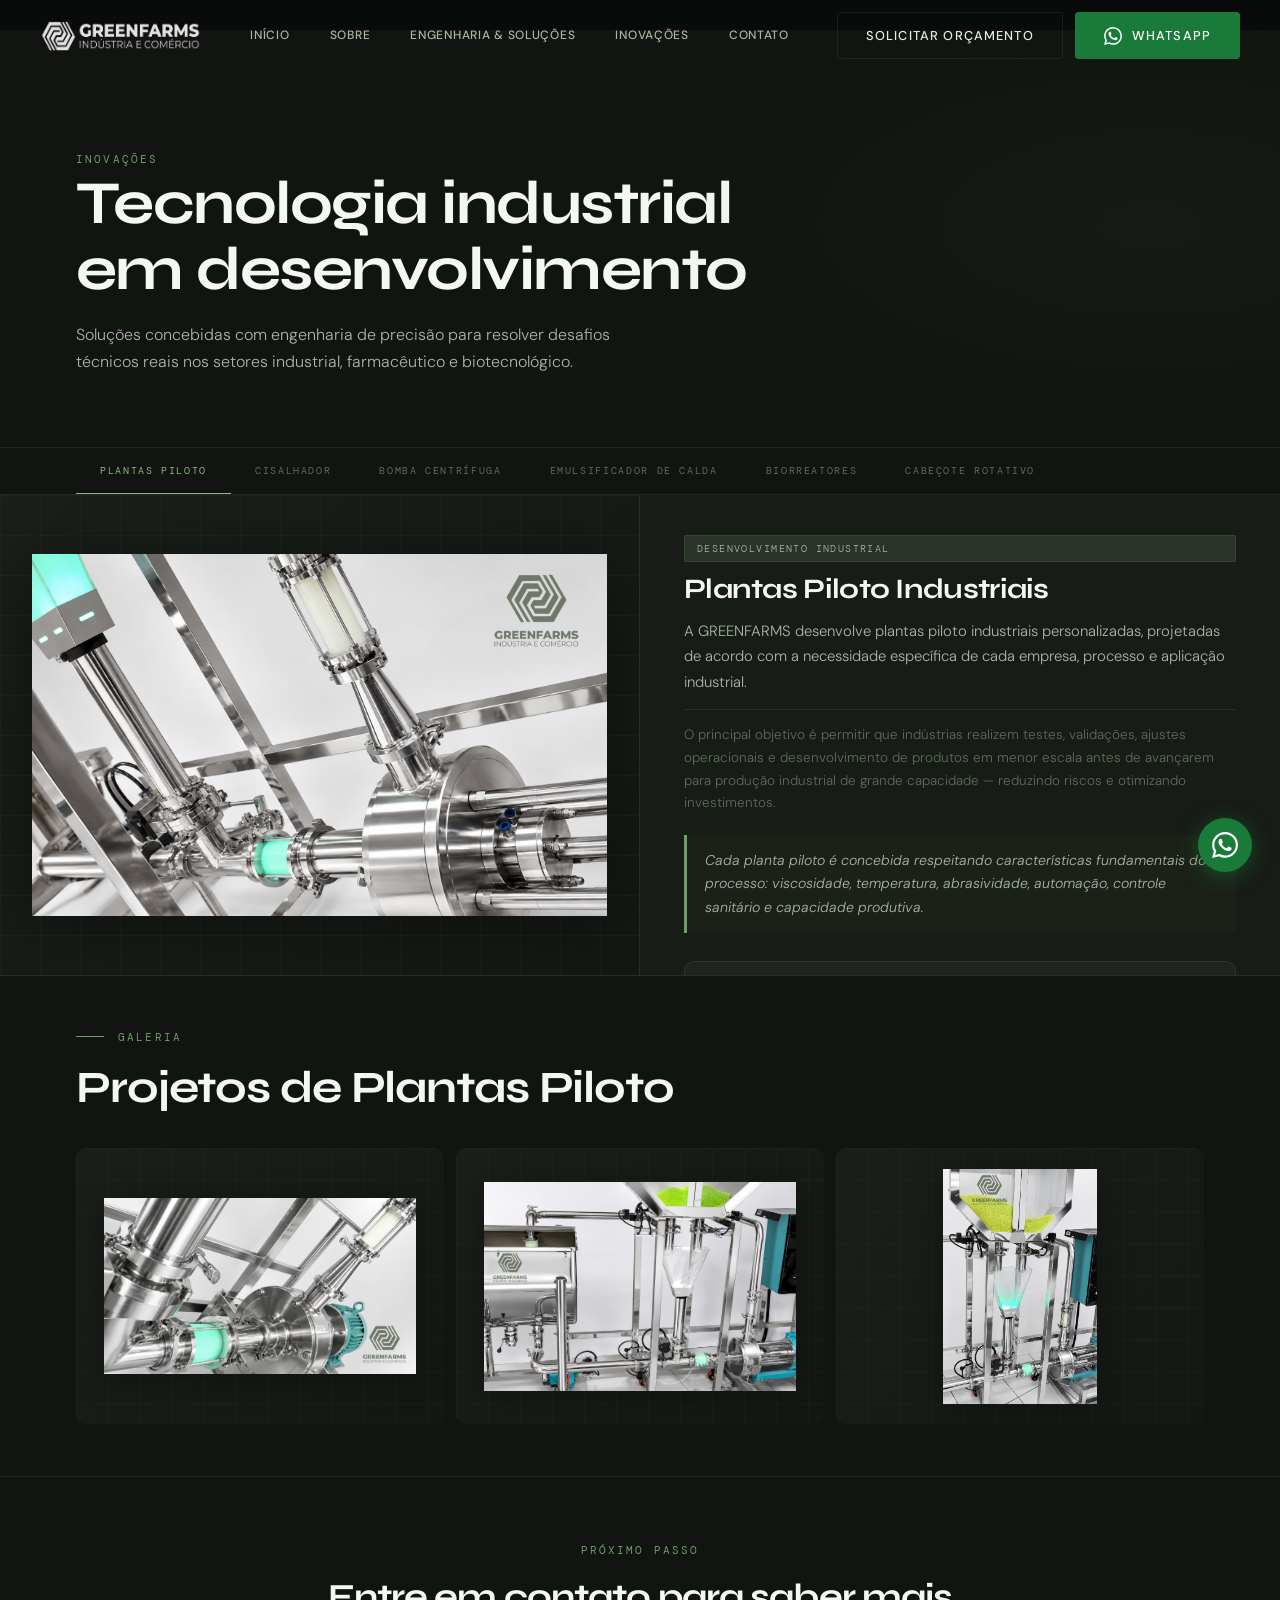
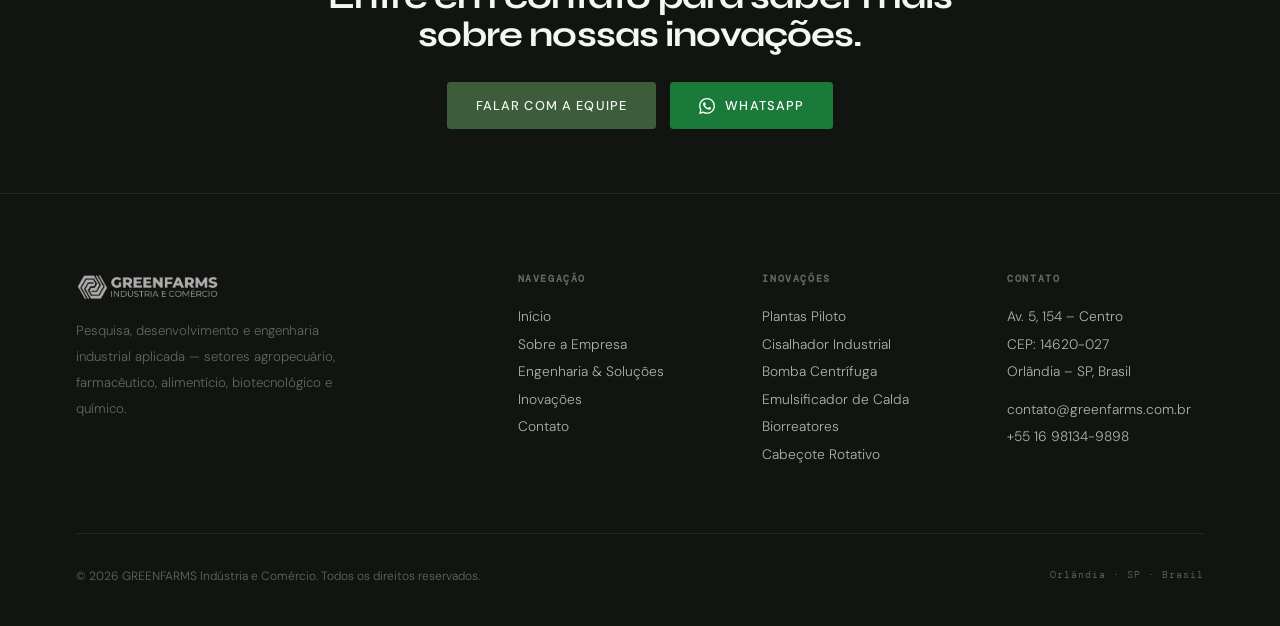
<file: inovacoes copy.html>
<!DOCTYPE html>
<html lang="pt-BR">
<head>
  <meta charset="UTF-8">
  <meta name="viewport" content="width=device-width, initial-scale=1.0">
  <meta name="description" content="Inovações GREENFARMS — Plantas Piloto, Cisalhador, Bomba Centrífuga, Emulsificador de Calda, Biorreatores e Cabeçote Rotativo.">
  <title>Inovações · GREENFARMS</title>
  <link rel="icon" type="image/png" href="images/favicon.png">
  <link rel="stylesheet" href="css/style.css">
  <style>
    /* ── Tabs ── */
    .tabs-bar {
      background: var(--gf-dark);
      border-bottom: 1px solid var(--gf-border-dim);
      position: sticky;
      top: var(--gf-nav-h);
      z-index: 100;
    }
    .tabs-bar__inner {
      display: flex;
      overflow-x: auto;
      scrollbar-width: none;
    }
    .tabs-bar__inner::-webkit-scrollbar { display: none; }
    .tab-btn {
      padding: 16px 24px;
      font-family: var(--gf-mono);
      font-size: 0.64rem;
      letter-spacing: 0.16em;
      text-transform: uppercase;
      color: var(--gf-text-dim);
      border-bottom: 2px solid transparent;
      margin-bottom: -1px;
      transition: all var(--gf-transition);
      white-space: nowrap;
      flex-shrink: 0;
    }
    .tab-btn:hover { color: var(--gf-text-mid); }
    .tab-btn.active { color: var(--gf-accent); border-bottom-color: var(--gf-accent); }

    .tab-panel { display: none; }
    .tab-panel.active { display: block; }

    /* ════════════════════════════════════════════════════
       PANEL HERO — layout principal de cada inovação
       Fundo ESCURO, imagem padronizada, sem overflow
    ════════════════════════════════════════════════════ */
    .panel-hero {
      display: grid;
      grid-template-columns: 1fr 1fr;
      background: var(--gf-dark-2);   /* fundo escuro — não branco */
      border-bottom: 1px solid var(--gf-border-dim);
    }

    /* Container da imagem — escuro, padronizado */
    .panel-hero__img {
      /* Altura fixa igual para todos os 6 produtos */
      height: 480px;
      /* Fundo escuro com leve gradiente — sem fundo branco */
      background: linear-gradient(135deg, #1a1f1a 0%, #141814 100%);
      border-right: 1px solid var(--gf-border-dim);
      display: flex;
      align-items: center;
      justify-content: center;
      overflow: hidden;
      position: relative;
    }

    /* Grade decorativa no fundo da imagem */
    .panel-hero__img::before {
      content: '';
      position: absolute;
      inset: 0;
      background-image:
        linear-gradient(rgba(106,158,100,0.05) 1px, transparent 1px),
        linear-gradient(90deg, rgba(106,158,100,0.05) 1px, transparent 1px);
      background-size: 40px 40px;
      pointer-events: none;
      z-index: 0;
    }

    .panel-hero__img img {
      position: relative;
      z-index: 1;
      width: 90%;
      height: 90%;
      object-fit: contain;
      display: block;
      /* Sombra suave para destacar o produto do fundo */
      filter: drop-shadow(0 8px 32px rgba(0,0,0,0.4));
    }

    /* Container do texto */
    .panel-hero__text {
      height: 480px;
      padding: 40px 44px;
      display: flex;
      flex-direction: column;
      justify-content: flex-start;
      overflow-y: auto;
      /* Scrollbar customizada */
      scrollbar-width: thin;
      scrollbar-color: var(--gf-wire) transparent;
    }
    .panel-hero__text::-webkit-scrollbar { width: 4px; }
    .panel-hero__text::-webkit-scrollbar-track { background: transparent; }
    .panel-hero__text::-webkit-scrollbar-thumb { background: var(--gf-wire); border-radius: 2px; }

    .panel-hero__text .tag { margin-bottom: 12px; }
    .panel-hero__text h2 {
      font-size: clamp(1.5rem, 2.2vw, 2.1rem);
      margin-bottom: 14px;
      line-height: 1.1;
    }
    .panel-hero__text .lead {
      font-size: 0.93rem;
      color: var(--gf-text-mid);
      line-height: 1.7;
      font-weight: 300;
      margin-bottom: 14px;
      padding-bottom: 14px;
      border-bottom: 1px solid var(--gf-border-dim);
    }
    .panel-hero__text p {
      font-size: 0.84rem;
      color: var(--gf-text-dim);
      line-height: 1.7;
      font-weight: 300;
      margin-bottom: 8px;
    }

    /* ── Gallery strip ── */
    .gallery-strip {
      display: grid;
      gap: 12px;
      margin-top: 12px;
    }
    .gallery-strip--2 { grid-template-columns: 1fr 1fr; }
    .gallery-strip--3 { grid-template-columns: 1fr 1fr 1fr; }
    .gallery-strip--4 { grid-template-columns: repeat(4,1fr); }

    .gallery-item {
      border-radius: var(--gf-radius-lg);
      overflow: hidden;
      /* Fundo escuro também nas galerias */
      background: linear-gradient(135deg, #1a1f1a 0%, #141814 100%);
      aspect-ratio: 4/3;
      display: flex;
      align-items: center;
      justify-content: center;
      position: relative;
    }
    .gallery-item::before {
      content: '';
      position: absolute; inset: 0;
      background-image:
        linear-gradient(rgba(106,158,100,0.04) 1px, transparent 1px),
        linear-gradient(90deg, rgba(106,158,100,0.04) 1px, transparent 1px);
      background-size: 32px 32px;
      pointer-events: none;
    }
    .gallery-item img {
      position: relative; z-index: 1;
      width: 85%; height: 85%;
      object-fit: contain;
      filter: drop-shadow(0 4px 16px rgba(0,0,0,0.35));
      transition: transform 0.5s var(--gf-ease);
    }
    .gallery-item:hover img { transform: scale(1.05); }

    /* ── Specs box ── */
    .specs-box {
      background: var(--gf-dark-3);
      border: 1px solid var(--gf-border-dim);
      border-radius: var(--gf-radius-lg);
      padding: 20px 24px;
      margin-top: 16px;
    }
    .specs-box h4 {
      font-family: var(--gf-mono); font-size: 0.62rem;
      letter-spacing: 0.16em; text-transform: uppercase;
      color: var(--gf-text-dim); margin-bottom: 12px;
    }
    .specs-box ul { display: flex; flex-direction: column; gap: 8px; }
    .specs-box li {
      display: flex; align-items: flex-start; gap: 10px;
      font-size: 0.83rem; color: var(--gf-text-mid); font-weight: 300; line-height: 1.45;
    }
    .specs-box li::before {
      content: '—'; color: var(--gf-green-light);
      font-family: var(--gf-mono); flex-shrink: 0;
    }

    /* ── Highlight ── */
    .highlight {
      background: rgba(61,92,58,0.08);
      border-left: 3px solid var(--gf-green-light);
      border-radius: 0 var(--gf-radius) var(--gf-radius) 0;
      padding: 14px 18px;
      margin: 12px 0;
    }
    .highlight p {
      color: var(--gf-text-mid) !important;
      font-size: 0.88rem !important;
      margin: 0 !important;
      font-style: italic;
      line-height: 1.65 !important;
    }

    /* ── Tech nums ── */
    .tech-nums {
      display: grid; grid-template-columns: repeat(2,1fr);
      gap: 12px; margin-top: 16px;
    }
    .tech-num {
      background: var(--gf-dark-3); border: 1px solid var(--gf-border-dim);
      border-radius: var(--gf-radius); padding: 16px 18px;
    }
    .tech-num strong {
      display: block; font-family: var(--gf-head);
      font-size: 1.5rem; font-weight: 700;
      color: var(--gf-accent); line-height: 1; margin-bottom: 5px;
    }
    .tech-num span { font-size: 0.76rem; color: var(--gf-text-dim); }

    /* ── Panel content area ── */
    .panel-content {
      background: var(--gf-dark);
      padding: 52px 0;
    }
    .panel-actions { margin-top: 20px; display: flex; gap: 12px; flex-wrap: wrap; }

    /* ── Responsive ── */
    @media(max-width:1024px){
      .panel-hero { grid-template-columns: 1fr; }
      .panel-hero__img {
        height: 300px;
        border-right: none;
        border-bottom: 1px solid var(--gf-border-dim);
      }
      .panel-hero__text { height: auto; padding: 32px 24px; }
      .gallery-strip--3 { grid-template-columns: 1fr 1fr; }
      .gallery-strip--4 { grid-template-columns: 1fr 1fr; }
    }
    @media(max-width:768px){
      .panel-hero__img { height: 240px; }
      .panel-hero__text { padding: 24px 16px; }
      .gallery-strip--2, .gallery-strip--3, .gallery-strip--4 { grid-template-columns: 1fr; }
      .tech-nums { grid-template-columns: 1fr; }
      .tabs-bar__inner { padding: 0 4px; }
      .tab-btn { padding: 14px 16px; font-size: 0.59rem; }
    }
  </style>
</head></head>
<body>

<div id="nav-container"></div>

<section class="page-hero">
  <div class="container">
    <span class="label">Inovações</span>
    <h1>Tecnologia industrial<br>em desenvolvimento</h1>
    <p>Soluções concebidas com engenharia de precisão para resolver desafios técnicos reais nos setores industrial, farmacêutico e biotecnológico.</p>
  </div>
</section>

<!-- TABS BAR -->
<div class="tabs-bar">
  <div class="container">
    <div class="tabs-bar__inner">
      <button class="tab-btn active" data-tab="plantas-piloto">Plantas Piloto</button>
      <button class="tab-btn" data-tab="cisalhador">Cisalhador</button>
      <button class="tab-btn" data-tab="bomba">Bomba Centrífuga</button>
      <button class="tab-btn" data-tab="emulsificador">Emulsificador de Calda</button>
      <button class="tab-btn" data-tab="biorreatores">Biorreatores</button>
      <button class="tab-btn" data-tab="cabecote">Cabeçote Rotativo</button>
    </div>
  </div>
</div>

<!-- ═══════════════════════════════════════════════════════════════
     PLANTAS PILOTO
════════════════════════════════════════════════════════════════ -->
<div class="tab-panel active" id="tab-plantas-piloto">
  <div class="panel-hero">
    <div class="panel-hero__img">
      <img src="images/planta-piloto.png" alt="Planta Piloto GREENFARMS">
    </div>
    <div class="panel-hero__text">
      <span class="tag">Desenvolvimento Industrial</span>
      <h2>Plantas Piloto Industriais</h2>
      <p class="lead">A GREENFARMS desenvolve plantas piloto industriais personalizadas, projetadas de acordo com a necessidade específica de cada empresa, processo e aplicação industrial.</p>
      <p>O principal objetivo é permitir que indústrias realizem testes, validações, ajustes operacionais e desenvolvimento de produtos em menor escala antes de avançarem para produção industrial de grande capacidade — reduzindo riscos e otimizando investimentos.</p>
      <div class="highlight"><p>Cada planta piloto é concebida respeitando características fundamentais do processo: viscosidade, temperatura, abrasividade, automação, controle sanitário e capacidade produtiva.</p></div>
      <div class="specs-box">
        <h4>Foco de Desenvolvimento</h4>
        <ul>
          <li>Engenharia de precisão e flexibilidade operacional</li>
          <li>Sanitização eficiente e automação inteligente</li>
          <li>Robustez industrial com facilidade de manutenção</li>
          <li>Expansão futura prevista em projeto</li>
          <li>Documentação técnica e rastreabilidade</li>
        </ul>
      </div>
      <div class="panel-actions">
        <a href="contato.html" class="btn btn--primary">Solicitar Desenvolvimento</a>
        <a href="contato.html" class="btn btn--outline">Solicitar Orçamento</a>
      </div>
    </div>
  </div>
  <div class="panel-content">
    <div class="container">
      <div class="section-header" style="margin-bottom:36px;">
        <div class="section-header__label"><span class="label">Galeria</span></div>
        <h2>Projetos de Plantas Piloto</h2>
      </div>
      <div class="gallery-strip gallery-strip--3">
        <div class="gallery-item"><img src="images/planta-piloto-2.png" alt="Planta Piloto 2" loading="lazy"></div>
        <div class="gallery-item"><img src="images/planta-piloto-3.png" alt="Planta Piloto 3" loading="lazy"></div>
        <div class="gallery-item"><img src="images/planta-piloto-4.png" alt="Planta Piloto 4" loading="lazy"></div>
      </div>
    </div>
  </div>
</div>

<!-- ═══════════════════════════════════════════════════════════════
     CISALHADOR
════════════════════════════════════════════════════════════════ -->
<div class="tab-panel" id="tab-cisalhador">
  <div class="panel-hero">
    <div class="panel-hero__img">
      <img src="images/cisalhador.png" alt="Cisalhador Industrial GREENFARMS">
    </div>
    <div class="panel-hero__text">
      <span class="tag">Alta Performance</span>
      <h2>Cisalhador Industrial de Alta Eficiência</h2>
      <p class="lead">A GREENFARMS desenvolveu uma nova geração de sistemas de cisalhamento industrial, projetados para aplicações de elevada exigência técnica e produtos com diferentes níveis de abrasividade.</p>
      <p>O sistema foi concebido com ligas inoxidáveis especiais de elevada dureza, permitindo operação contínua mesmo em ambientes severos e processos altamente abrasivos.</p>
      <div class="highlight"><p>Tolerâncias que chegam a 0,3 mm entre rotor e estator, associadas a alta rotação, resultam em cisalhamento de altíssima performance e dispersão eficiente.</p></div>
      <div class="tech-nums">
        <div class="tech-num"><strong>1,2 mm</strong><span>Distância padrão rotor/estator</span></div>
        <div class="tech-num"><strong>0,3 mm</strong><span>Aproximação mínima de precisão</span></div>
      </div>
      <div class="panel-actions">
        <a href="contato.html" class="btn btn--primary">Solicitar Especificações</a>
      </div>
    </div>
  </div>
  <div class="panel-content">
    <div class="container">
      <div class="section-header" style="margin-bottom:36px;">
        <div class="section-header__label"><span class="label">Galeria</span></div>
        <h2>Cisalhador em detalhe</h2>
      </div>
      <div class="gallery-strip gallery-strip--2">
        <div class="gallery-item"><img src="images/cisalhador-2.png" alt="Cisalhador detalhe 2" loading="lazy"></div>
        <div class="gallery-item"><img src="images/cisalhador-3.png" alt="Cisalhador detalhe 3" loading="lazy"></div>
      </div>
      <div class="specs-box" style="margin-top:32px;">
        <h4>Setores de Aplicação</h4>
        <ul>
          <li>Indústria alimentícia e agronegócio</li>
          <li>Biotecnologia e processos fermentativos</li>
          <li>Indústria química e petroquímica</li>
          <li>Processos com alta abrasividade</li>
          <li>Dispersão, homogeneização e redução de partículas</li>
        </ul>
      </div>
    </div>
  </div>
</div>

<!-- ═══════════════════════════════════════════════════════════════
     BOMBA CENTRÍFUGA
════════════════════════════════════════════════════════════════ -->
<div class="tab-panel" id="tab-bomba">
  <div class="panel-hero">
    <div class="panel-hero__img">
      <img src="images/bomba-centrifuga.png" alt="Bomba Centrífuga Sanitária GREENFARMS">
    </div>
    <div class="panel-hero__text">
      <span class="tag">Em Desenvolvimento</span>
      <h2>Bomba Centrífuga Sanitária Desmontável</h2>
      <p class="lead">A GREENFARMS está desenvolvendo uma nova geração de bombas centrífugas industriais com conceito voltado para praticidade operacional, sanitização avançada e manutenção inteligente.</p>
      <p>O grande diferencial está na engenharia totalmente desmontável sem utilização de ferramentas — todo o conjunto hidráulico e a base do rotor podem ser desmontados manualmente em poucos minutos.</p>
      <div class="highlight"><p>Inovação industrial não está apenas em performance, mas na simplificação inteligente dos processos — tecnologia, eficiência e praticidade juntas no ambiente industrial moderno.</p></div>
      <div class="specs-box">
        <h4>Operações sem ferramentas</h4>
        <ul>
          <li>Inspeção interna completa</li>
          <li>Limpeza e sanitização</li>
          <li>Troca de selo mecânico</li>
          <li>Substituição de componentes de desgaste</li>
          <li>Manutenção preventiva e corretiva</li>
        </ul>
      </div>
      <div class="panel-actions">
        <a href="contato.html" class="btn btn--primary">Acompanhar Desenvolvimento</a>
      </div>
    </div>
  </div>
  <div class="panel-content">
    <div class="container">
      <div class="section-header" style="margin-bottom:36px;">
        <div class="section-header__label"><span class="label">Galeria</span></div>
        <h2>Bomba Centrífuga em detalhe</h2>
      </div>
      <div class="gallery-strip gallery-strip--2">
        <div class="gallery-item"><img src="images/bomba-centrifuga-2.png" alt="Bomba detalhe 2" loading="lazy"></div>
        <div class="gallery-item"><img src="images/bomba-centrifuga-3.png" alt="Bomba detalhe 3" loading="lazy"></div>
      </div>
    </div>
  </div>
</div>

<!-- ═══════════════════════════════════════════════════════════════
     EMULSIFICADOR DE CALDA
════════════════════════════════════════════════════════════════ -->
<div class="tab-panel" id="tab-emulsificador">
  <div class="panel-hero">
    <div class="panel-hero__img">
      <img src="images/emulsificador.png" alt="Emulsificador de Calda GREENFARMS">
    </div>
    <div class="panel-hero__text">
      <span class="tag">2 Estágios</span>
      <h2>Emulsificador de Calda</h2>
      <p class="lead">A GREENFARMS desenvolve sistemas emulsificadores industriais de alta eficiência, projetados para aplicações que exigem elevada capacidade de mistura, dispersão e formação de emulsões estáveis em diferentes segmentos industriais.</p>
      <p>O grande diferencial está na tecnologia de emulsificação em dois estágios, proporcionando um processo muito mais eficiente de homogeneização, dispersão, quebra de partículas e estabilidade da emulsão.</p>
      <div class="highlight"><p>Produtos com diferentes densidades e características físico-químicas são incorporados de maneira extremamente eficiente, reduzindo separações de fase e aumentando significativamente a qualidade final da formulação.</p></div>
      <div class="specs-box">
        <h4>Aplicações</h4>
        <ul>
          <li>Caldas agrícolas e formulações biológicas</li>
          <li>Emulsões industriais e produtos oleosos</li>
          <li>Formulações alimentícias e farmacêuticas</li>
          <li>Misturas bifásicas e preparados industriais</li>
          <li>Operações em campo e processos industriais</li>
        </ul>
      </div>
      <div class="panel-actions">
        <a href="contato.html" class="btn btn--primary">Solicitar Informações</a>
      </div>
    </div>
  </div>
  <div class="panel-content">
    <div class="container">
      <div class="section-header" style="margin-bottom:36px;">
        <div class="section-header__label"><span class="label">Galeria</span></div>
        <h2>Emulsificador em detalhe</h2>
      </div>
      <div class="gallery-strip gallery-strip--2">
        <div class="gallery-item"><img src="images/emulsificador.png" alt="Emulsificador detalhe 1" loading="lazy"></div>
        <div class="gallery-item"><img src="images/emulsificador-2.png" alt="Emulsificador detalhe 2" loading="lazy"></div>
      </div>
      <div class="grid-3" style="margin-top:48px;">
        <div class="card">
          <div class="card__icon"><svg width="22" height="22" viewBox="0 0 24 24" fill="none" stroke="currentColor" stroke-width="1.5"><circle cx="12" cy="12" r="10"/><path d="M12 6v6l4 2"/></svg></div>
          <h3>Alta Eficiência</h3>
          <p>Dois estágios de emulsificação para dispersão superior e estabilidade de emulsão em uma única passagem.</p>
        </div>
        <div class="card">
          <div class="card__icon"><svg width="22" height="22" viewBox="0 0 24 24" fill="none" stroke="currentColor" stroke-width="1.5"><path d="M12 22s8-4 8-10V5l-8-3-8 3v7c0 6 8 10 8 10z"/></svg></div>
          <h3>Versatilidade</h3>
          <p>Adaptado a diferentes viscosidades, densidades e tipos de formulação — agrícola, farmacêutica, alimentícia ou química.</p>
        </div>
        <div class="card">
          <div class="card__icon"><svg width="22" height="22" viewBox="0 0 24 24" fill="none" stroke="currentColor" stroke-width="1.5"><path d="M10.325 4.317c.426-1.756 2.924-1.756 3.35 0a1.724 1.724 0 002.573 1.066c1.543-.94 3.31.826 2.37 2.37a1.724 1.724 0 001.065 2.572c1.756.426 1.756 2.924 0 3.35a1.724 1.724 0 00-1.066 2.573c.94 1.543-.826 3.31-2.37 2.37a1.724 1.724 0 00-2.572 1.065c-.426 1.756-2.924 1.756-3.35 0a1.724 1.724 0 00-2.573-1.066c-1.543.94-3.31-.826-2.37-2.37a1.724 1.724 0 00-1.065-2.572c-1.756-.426-1.756-2.924 0-3.35a1.724 1.724 0 001.066-2.573c-.94-1.543.826-3.31 2.37-2.37.996.608 2.296.07 2.572-1.065z"/><circle cx="12" cy="12" r="3"/></svg></div>
          <h3>Sob Medida</h3>
          <p>Cada equipamento é desenvolvido conforme viscosidade, vazão, abrasividade e exigências sanitárias do processo.</p>
        </div>
      </div>
    </div>
  </div>
</div>

<!-- ═══════════════════════════════════════════════════════════════
     BIORREATORES
════════════════════════════════════════════════════════════════ -->
<div class="tab-panel" id="tab-biorreatores">
  <div class="panel-hero">
    <div class="panel-hero__img">
      <img src="images/biorreatores.png" alt="Sistema de Biorreatores GREENFARMS">
    </div>
    <div class="panel-hero__text">
      <span class="tag">Bioprocessos</span>
      <h2>Biorreatores Industriais</h2>
      <p class="lead">A GREENFARMS é especializada no desenvolvimento de soluções tecnológicas para bioprocessos industriais, com foco em inovação, engenharia de precisão e evolução dos sistemas produtivos para a indústria de biológicos.</p>
      <p>Um dos maiores desafios existentes na indústria de biológicos é o controle e a redução dos riscos de contaminação cruzada. É exatamente nesse ponto que a GREENFARMS concentra grande parte de seus estudos e desenvolvimentos tecnológicos.</p>
      <div class="highlight"><p>Nossa engenharia trabalha continuamente na criação de dispositivos, sistemas e conceitos inovadores voltados para redução de pontos críticos de contaminação, melhoria sanitária e otimização de limpeza CIP e SIP.</p></div>
      <div class="specs-box">
        <h4>Foco Tecnológico</h4>
        <ul>
          <li>Redução de pontos críticos de contaminação</li>
          <li>Otimização de limpeza CIP e SIP</li>
          <li>Eliminação de zonas mortas e acúmulo de resíduos</li>
          <li>Automação inteligente e controle de processo</li>
          <li>Design industrial alinhado ao padrão europeu</li>
        </ul>
      </div>
      <div class="panel-actions">
        <a href="contato.html" class="btn btn--primary">Solicitar Projeto</a>
      </div>
    </div>
  </div>
  <div class="panel-content">
    <div class="container">
      <div class="section-header" style="margin-bottom:36px;">
        <div class="section-header__label"><span class="label">Galeria</span></div>
        <h2>Sistemas de Biorreatores</h2>
        <p>Imagens dos sistemas desenvolvidos pela GREENFARMS para bioprocessos industriais.</p>
      </div>

      <!-- Imagem 2 em destaque -->
      <div style="border-radius:var(--gf-radius-lg);overflow:hidden;background:linear-gradient(135deg,#1a1f1a,#141814);margin-bottom:16px;display:flex;align-items:center;justify-content:center;height:400px;position:relative;">
        <img src="images/biorreator-2.png" alt="Biorreator Industrial GREENFARMS" style="width:85%;height:85%;object-fit:contain;filter:drop-shadow(0 8px 32px rgba(0,0,0,0.4));position:relative;z-index:1;" loading="lazy">
      </div>

      <!-- Fábricas em grid -->
      <div class="gallery-strip gallery-strip--3">
        <div class="gallery-item"><img src="images/biorreator-fabrica-1.png" alt="Biorreator Fábrica 1" loading="lazy"></div>
        <div class="gallery-item"><img src="images/biorreator-fabrica-2.png" alt="Biorreator Fábrica 2" loading="lazy"></div>
        <div class="gallery-item"><img src="images/biorreator-fabrica-3.png" alt="Biorreator Fábrica 3" loading="lazy"></div>
      </div>

      <div class="grid-3" style="margin-top:48px;">
        <div class="card">
          <div class="card__icon"><svg width="22" height="22" viewBox="0 0 24 24" fill="none" stroke="currentColor" stroke-width="1.5"><path d="M12 22s8-4 8-10V5l-8-3-8 3v7c0 6 8 10 8 10z"/></svg></div>
          <h3>Segurança Microbiológica</h3>
          <p>Projetos com foco na redução de riscos de contaminação cruzada e melhoria da assepsia operacional.</p>
        </div>
        <div class="card">
          <div class="card__icon"><svg width="22" height="22" viewBox="0 0 24 24" fill="none" stroke="currentColor" stroke-width="1.5"><path d="M13 10V3L4 14h7v7l9-11h-7z"/></svg></div>
          <h3>Automação Inteligente</h3>
          <p>Sistemas de controle e monitoramento integrados para processos fermentativos e biotecnológicos.</p>
        </div>
        <div class="card">
          <div class="card__icon"><svg width="22" height="22" viewBox="0 0 24 24" fill="none" stroke="currentColor" stroke-width="1.5"><path d="M9 3H5a2 2 0 00-2 2v4m6-6h10a2 2 0 012 2v4M9 3v18m0 0h10a2 2 0 002-2V9M9 21H5a2 2 0 01-2-2V9m0 0h18"/></svg></div>
          <h3>Personalização Total</h3>
          <p>Cada biorreator é desenvolvido conforme o processo específico, volume, produto e requisitos sanitários do cliente.</p>
        </div>
      </div>
    </div>
  </div>
</div>

<!-- ═══════════════════════════════════════════════════════════════
     CABEÇOTE ROTATIVO
════════════════════════════════════════════════════════════════ -->
<div class="tab-panel" id="tab-cabecote">
  <div class="panel-hero">
    <div class="panel-hero__img">
      <img src="images/cabecote-rotativo.png" alt="Cabeçote Rotativo GREENFARMS">
    </div>
    <div class="panel-hero__text">
      <span class="tag">CIP 360°</span>
      <h2>Cabeçotes Rotativos para Sistemas CIP</h2>
      <p class="lead">Os Cabeçotes Rotativos GREENFARMS foram desenvolvidos para oferecer máxima eficiência em processos de higienização CIP, atendendo indústrias que exigem elevado padrão sanitário e alta performance operacional.</p>
      <p>Com tecnologia de rotação 3D 360°, os equipamentos proporcionam cobertura completa do interior de tanques, vasos, dornas, biorreatores e sistemas industriais, eliminando pontos cegos e aumentando significativamente a eficiência da limpeza.</p>
      <div class="highlight"><p>Cada equipamento pode ser desenvolvido de forma personalizada, com bicos que variam de 5mm a 30mm de vazão — desde processos sanitários delicados até aplicações industriais de elevada demanda hidráulica.</p></div>
      <div class="specs-box">
        <h4>Setores de Aplicação</h4>
        <ul>
          <li>Alimentício e farmacêutico</li>
          <li>Biotecnológico e cosmético</li>
          <li>Químico e agroindustrial</li>
          <li>Qualquer processo que exija CIP eficiente</li>
        </ul>
      </div>
      <div class="panel-actions">
        <a href="contato.html" class="btn btn--primary">Solicitar Especificações</a>
        <a href="contato.html" class="btn btn--outline">Solicitar Orçamento</a>
      </div>
    </div>
  </div>
  <div class="panel-content">
    <div class="container">
      <div class="grid-3" style="margin-bottom:48px;">
        <div class="card">
          <div class="card__icon"><svg width="22" height="22" viewBox="0 0 24 24" fill="none" stroke="currentColor" stroke-width="1.5"><circle cx="12" cy="12" r="10"/><path d="M12 8v4l3 3"/></svg></div>
          <h3>Rotação 3D 360°</h3>
          <p>Cobertura total sem pontos cegos, garantindo limpeza uniforme em toda a superfície interna do equipamento.</p>
        </div>
        <div class="card">
          <div class="card__icon"><svg width="22" height="22" viewBox="0 0 24 24" fill="none" stroke="currentColor" stroke-width="1.5"><path d="M20 7H4a2 2 0 00-2 2v6a2 2 0 002 2h16a2 2 0 002-2V9a2 2 0 00-2-2z"/><path d="M16 21V5a2 2 0 00-2-2h-4a2 2 0 00-2 2v16"/></svg></div>
          <h3>Bicos 5 a 30 mm</h3>
          <p>Modelos com diferentes vazões para atender desde higienização delicada até aplicações de alto impacto hidráulico.</p>
        </div>
        <div class="card">
          <div class="card__icon"><svg width="22" height="22" viewBox="0 0 24 24" fill="none" stroke="currentColor" stroke-width="1.5"><path d="M12 22s8-4 8-10V5l-8-3-8 3v7c0 6 8 10 8 10z"/></svg></div>
          <h3>Menor Consumo</h3>
          <p>Limpeza eficiente na primeira aplicação, reduzindo consumo de água, produtos químicos e tempo operacional.</p>
        </div>
      </div>
      <div class="specs-box">
        <h4>Benefícios Operacionais</h4>
        <ul>
          <li>Menor consumo de água e produtos químicos</li>
          <li>Diminuição do tempo de limpeza e parada de produção</li>
          <li>Fabricado em aço inoxidável de alta resistência</li>
          <li>Pressão, velocidade e vazão ajustáveis por aplicação</li>
          <li>Projeto sob medida conforme geometria do tanque</li>
          <li>Aumento da segurança sanitária operacional</li>
        </ul>
      </div>
    </div>
  </div>
</div>

<!-- CTA final -->
<section class="section--sm" style="background:var(--gf-dark);border-top:1px solid var(--gf-border-dim);">
  <div class="container" style="text-align:center;">
    <span class="label" style="display:block;margin-bottom:18px;">Próximo Passo</span>
    <h2 style="font-size:clamp(1.6rem,3vw,2.2rem);margin-bottom:28px;">Entre em contato para saber mais<br>sobre nossas inovações.</h2>
    <div style="display:flex;gap:14px;justify-content:center;flex-wrap:wrap;">
      <a href="contato.html" class="btn btn--primary">Falar com a Equipe</a>
      <a href="https://wa.me/5516981349898" target="_blank" class="btn btn--whatsapp">
        <svg width="16" height="16" viewBox="0 0 24 24" fill="currentColor"><path d="M17.472 14.382c-.297-.149-1.758-.867-2.03-.967-.273-.099-.471-.148-.67.15-.197.297-.767.966-.94 1.164-.173.199-.347.223-.644.075-.297-.15-1.255-.463-2.39-1.475-.883-.788-1.48-1.761-1.653-2.059-.173-.297-.018-.458.13-.606.134-.133.298-.347.446-.52.149-.174.198-.298.298-.497.099-.198.05-.371-.025-.52-.075-.149-.669-1.612-.916-2.207-.242-.579-.487-.5-.669-.51-.173-.008-.371-.01-.57-.01-.198 0-.52.074-.792.372-.272.297-1.04 1.016-1.04 2.479 0 1.462 1.065 2.875 1.213 3.074.149.198 2.096 3.2 5.077 4.487.709.306 1.262.489 1.694.625.712.227 1.36.195 1.871.118.571-.085 1.758-.719 2.006-1.413.248-.694.248-1.289.173-1.413-.074-.124-.272-.198-.57-.347m-5.421 7.403h-.004a9.87 9.87 0 01-5.031-1.378l-.361-.214-3.741.982.998-3.648-.235-.374a9.86 9.86 0 01-1.51-5.26c.001-5.45 4.436-9.884 9.888-9.884 2.64 0 5.122 1.03 6.988 2.898a9.825 9.825 0 012.893 6.994c-.003 5.45-4.437 9.884-9.885 9.884m8.413-18.297A11.815 11.815 0 0012.05 0C5.495 0 .16 5.335.157 11.892c0 2.096.547 4.142 1.588 5.945L.057 24l6.305-1.654a11.882 11.882 0 005.683 1.448h.005c6.554 0 11.89-5.335 11.893-11.893a11.821 11.821 0 00-3.48-8.413"/></svg>
        WhatsApp
      </a>
    </div>
  </div>
</section>

<div id="footer-container"></div>
<div id="wa-float"></div>
<script src="js/components.js"></script>
<script src="js/main.js"></script>
<script>
  // Tab switching
  document.querySelectorAll('.tab-btn').forEach(btn => {
    btn.addEventListener('click', () => {
      const target = btn.dataset.tab;
      document.querySelectorAll('.tab-btn').forEach(b => b.classList.remove('active'));
      document.querySelectorAll('.tab-panel').forEach(p => p.classList.remove('active'));
      btn.classList.add('active');
      document.getElementById('tab-' + target).classList.add('active');
      // Scroll to top of content
      window.scrollTo({ top: document.querySelector('.tabs-bar').offsetTop - 10, behavior: 'smooth' });
    });
  });
  // Open from URL hash
  const hash = window.location.hash.replace('#','');
  if (hash) {
    const btn = document.querySelector(`.tab-btn[data-tab="${hash}"]`);
    if (btn) { btn.click(); setTimeout(() => btn.scrollIntoView({ block: 'nearest' }), 100); }
  }
</script>
</body>
</html>
</file>
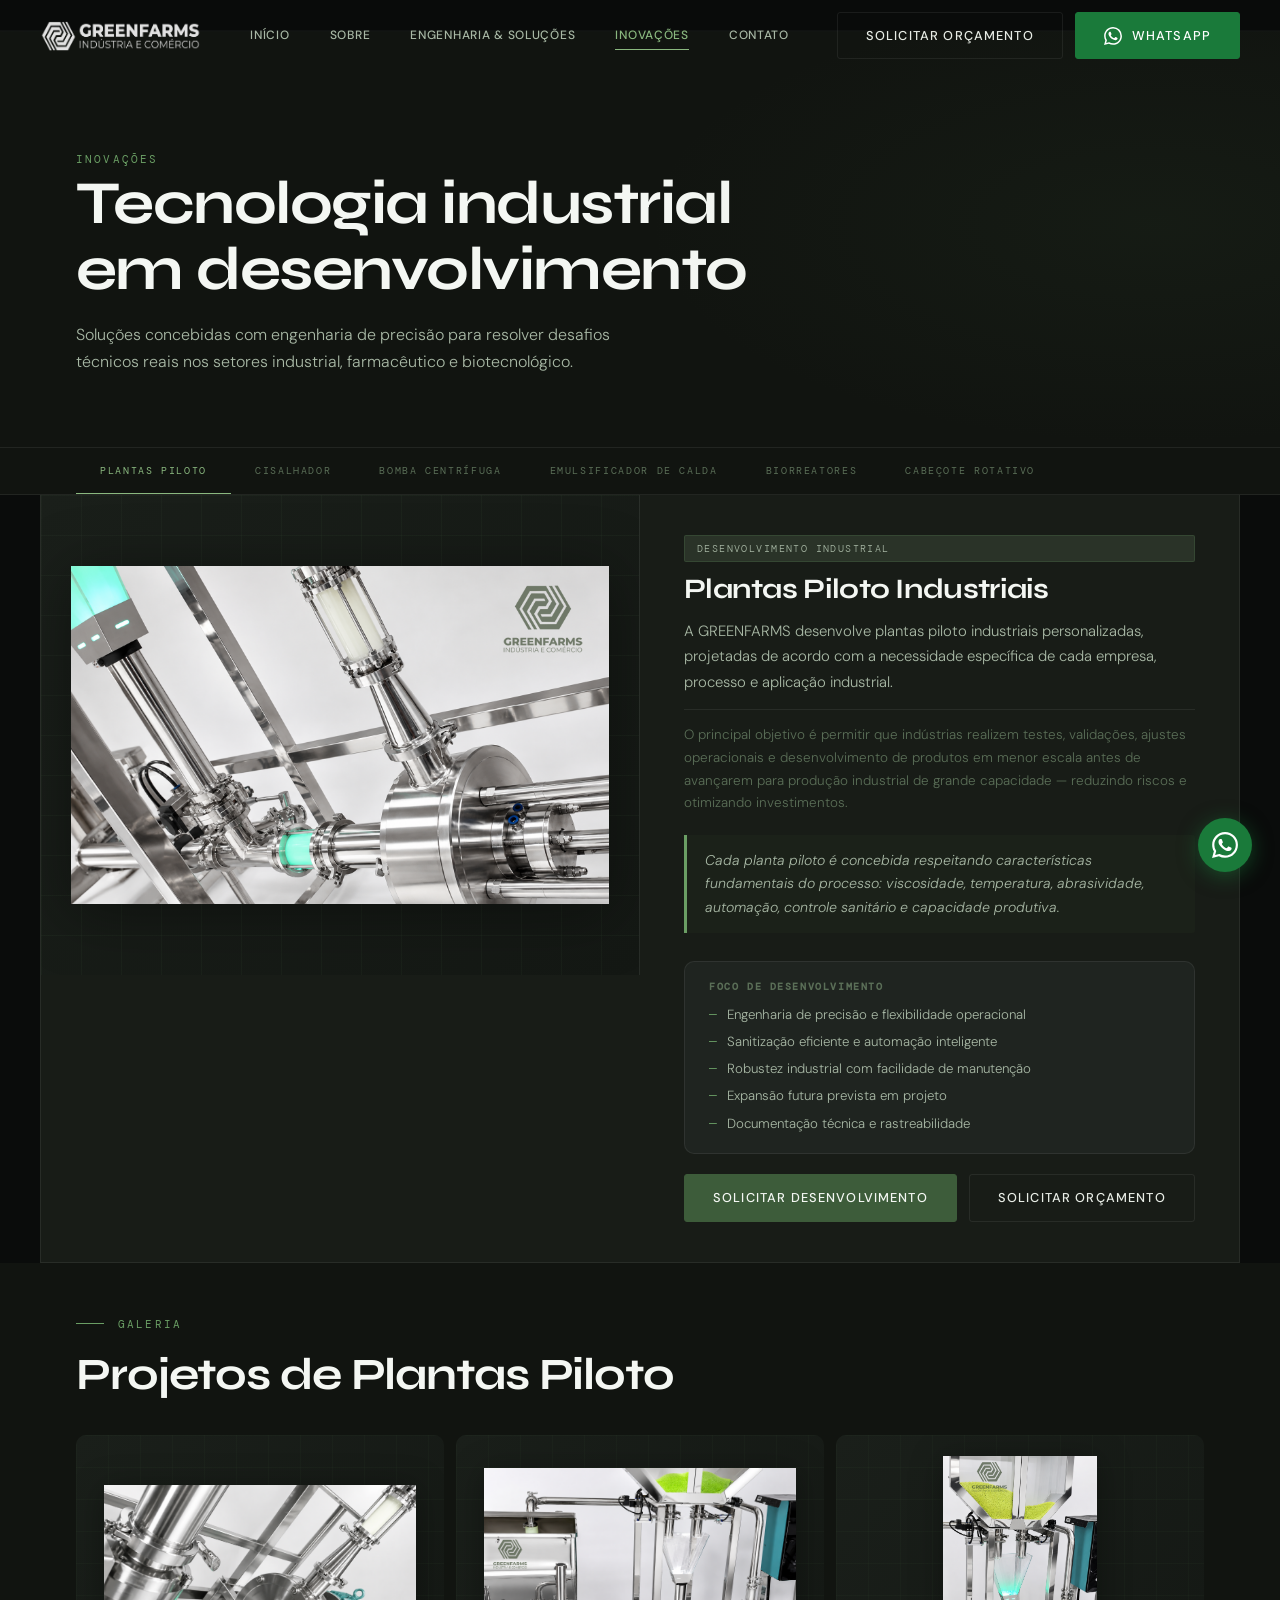
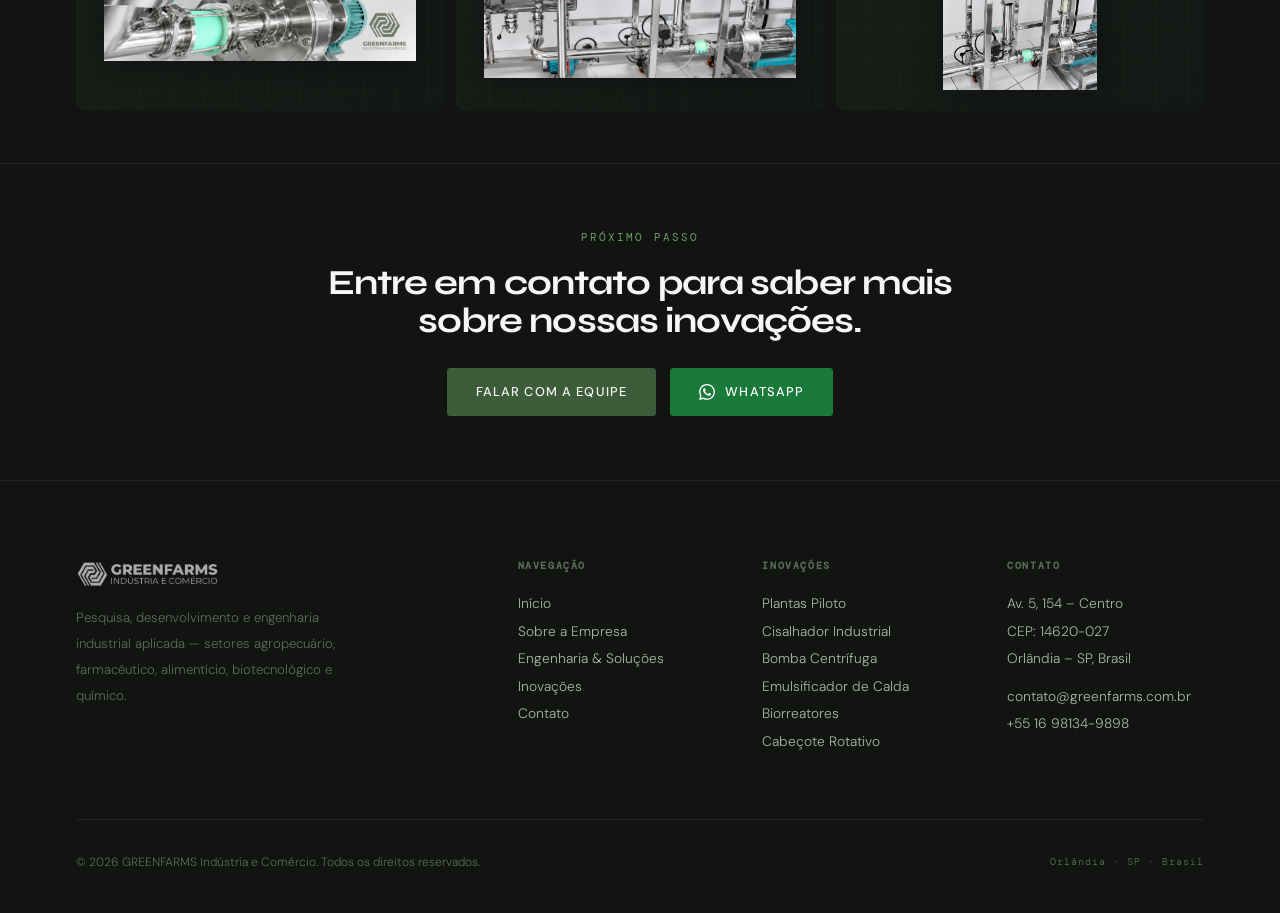
<file: inovacoes.html>
<!DOCTYPE html>
<html lang="pt-BR">
<head>
  <meta charset="UTF-8">
  <meta name="viewport" content="width=device-width, initial-scale=1.0">
  <meta name="description" content="Inovações GREENFARMS — Plantas Piloto, Cisalhador, Bomba Centrífuga, Emulsificador de Calda, Biorreatores e Cabeçote Rotativo.">
  <title>Inovações · GREENFARMS</title>
  <link rel="icon" type="image/png" href="images/favicon.png">
  <link rel="stylesheet" href="css/style.css">
  <style>
    /* ── Tabs ── */
    .tabs-bar {
      background: var(--gf-dark);
      border-bottom: 1px solid var(--gf-border-dim);
      position: sticky;
      top: var(--gf-nav-h);
      z-index: 100;
    }
    .tabs-bar__inner {
      display: flex;
      overflow-x: auto;
      scrollbar-width: none;
    }
    .tabs-bar__inner::-webkit-scrollbar { display: none; }
    .tab-btn {
      padding: 16px 24px;
      font-family: var(--gf-mono);
      font-size: 0.64rem;
      letter-spacing: 0.16em;
      text-transform: uppercase;
      color: var(--gf-text-dim);
      border-bottom: 2px solid transparent;
      margin-bottom: -1px;
      transition: all var(--gf-transition);
      white-space: nowrap;
      flex-shrink: 0;
    }
    .tab-btn:hover { color: var(--gf-text-mid); }
    .tab-btn.active { color: var(--gf-accent); border-bottom-color: var(--gf-accent); }

    .tab-panel { display: none; }
    .tab-panel.active { display: block; }

    /* ════════════════════════════════════════════════════
       PANEL HERO — layout principal de cada inovação
       Fundo ESCURO, imagem padronizada, sem overflow
    ════════════════════════════════════════════════════ */
    .panel-hero {
      display: grid;
      grid-template-columns: 1fr 1fr;
      background: var(--gf-dark-2);   /* fundo escuro — não branco */
      border-bottom: 1px solid var(--gf-border-dim);

      /* AJUSTE: centraliza o bloco e cria margem lateral no desktop */
      width: min(100% - 80px, 1360px);
      max-width: 1360px;
      margin-left: auto;
      margin-right: auto;
      box-sizing: border-box;
      border-left: 1px solid var(--gf-border-dim);
      border-right: 1px solid var(--gf-border-dim);
    }

    /* Container da imagem — escuro, padronizado */
    .panel-hero__img {
      /* Altura fixa igual para todos os 6 produtos */
      height: 480px;
      /* Fundo escuro com leve gradiente — sem fundo branco */
      background: linear-gradient(135deg, #1a1f1a 0%, #141814 100%);
      border-right: 1px solid var(--gf-border-dim);
      display: flex;
      align-items: center;
      justify-content: center;
      overflow: hidden;
      position: relative;
    }

    /* Grade decorativa no fundo da imagem */
    .panel-hero__img::before {
      content: '';
      position: absolute;
      inset: 0;
      background-image:
        linear-gradient(rgba(106,158,100,0.05) 1px, transparent 1px),
        linear-gradient(90deg, rgba(106,158,100,0.05) 1px, transparent 1px);
      background-size: 40px 40px;
      pointer-events: none;
      z-index: 0;
    }

    .panel-hero__img img {
      position: relative;
      z-index: 1;
      width: 90%;
      height: 90%;
      object-fit: contain;
      display: block;
      /* Sombra suave para destacar o produto do fundo */
      filter: drop-shadow(0 8px 32px rgba(0,0,0,0.4));
    }

    /* Container do texto */
    .panel-hero__text {
      padding: 40px 44px;
      display: flex;
      flex-direction: column;
      justify-content: flex-start;
      overflow-y: auto;
      /* Scrollbar customizada */
      scrollbar-width: thin;
      scrollbar-color: var(--gf-wire) transparent;
    }
    .panel-hero__text::-webkit-scrollbar { width: 4px; }
    .panel-hero__text::-webkit-scrollbar-track { background: transparent; }
    .panel-hero__text::-webkit-scrollbar-thumb { background: var(--gf-wire); border-radius: 2px; }

    .panel-hero__text .tag { margin-bottom: 12px; }
    .panel-hero__text h2 {
      font-size: clamp(1.5rem, 2.2vw, 2.1rem);
      margin-bottom: 14px;
      line-height: 1.1;
    }
    .panel-hero__text .lead {
      font-size: 0.93rem;
      color: var(--gf-text-mid);
      line-height: 1.7;
      font-weight: 300;
      margin-bottom: 14px;
      padding-bottom: 14px;
      border-bottom: 1px solid var(--gf-border-dim);
    }
    .panel-hero__text p {
      font-size: 0.84rem;
      color: var(--gf-text-dim);
      line-height: 1.7;
      font-weight: 300;
      margin-bottom: 8px;
    }

    /* ── Gallery strip ── */
    .gallery-strip {
      display: grid;
      gap: 12px;
      margin-top: 12px;
    }
    .gallery-strip--2 { grid-template-columns: 1fr 1fr; }
    .gallery-strip--3 { grid-template-columns: 1fr 1fr 1fr; }
    .gallery-strip--4 { grid-template-columns: repeat(4,1fr); }

    .gallery-item {
      border-radius: var(--gf-radius-lg);
      overflow: hidden;
      /* Fundo escuro também nas galerias */
      background: linear-gradient(135deg, #1a1f1a 0%, #141814 100%);
      aspect-ratio: 4/3;
      display: flex;
      align-items: center;
      justify-content: center;
      position: relative;
    }
    .gallery-item::before {
      content: '';
      position: absolute; inset: 0;
      background-image:
        linear-gradient(rgba(106,158,100,0.04) 1px, transparent 1px),
        linear-gradient(90deg, rgba(106,158,100,0.04) 1px, transparent 1px);
      background-size: 32px 32px;
      pointer-events: none;
    }
    .gallery-item img {
      position: relative; z-index: 1;
      width: 85%; height: 85%;
      object-fit: contain;
      filter: drop-shadow(0 4px 16px rgba(0,0,0,0.35));
      transition: transform 0.5s var(--gf-ease);
    }
    .gallery-item:hover img { transform: scale(1.05); }

    /* ── Specs box ── */
    .specs-box {
      background: var(--gf-dark-3);
      border: 1px solid var(--gf-border-dim);
      border-radius: var(--gf-radius-lg);
      padding: 20px 24px;
      margin-top: 16px;
    }
    .specs-box h4 {
      font-family: var(--gf-mono); font-size: 0.62rem;
      letter-spacing: 0.16em; text-transform: uppercase;
      color: var(--gf-text-dim); margin-bottom: 12px;
    }
    .specs-box ul { display: flex; flex-direction: column; gap: 8px; }
    .specs-box li {
      display: flex; align-items: flex-start; gap: 10px;
      font-size: 0.83rem; color: var(--gf-text-mid); font-weight: 300; line-height: 1.45;
    }
    .specs-box li::before {
      content: '—'; color: var(--gf-green-light);
      font-family: var(--gf-mono); flex-shrink: 0;
    }

    /* ── Highlight ── */
    .highlight {
      background: rgba(61,92,58,0.08);
      border-left: 3px solid var(--gf-green-light);
      border-radius: 0 var(--gf-radius) var(--gf-radius) 0;
      padding: 14px 18px;
      margin: 12px 0;
    }
    .highlight p {
      color: var(--gf-text-mid) !important;
      font-size: 0.88rem !important;
      margin: 0 !important;
      font-style: italic;
      line-height: 1.65 !important;
    }

    /* ── Tech nums ── */
    .tech-nums {
      display: grid; grid-template-columns: repeat(2,1fr);
      gap: 12px; margin-top: 16px;
    }
    .tech-num {
      background: var(--gf-dark-3); border: 1px solid var(--gf-border-dim);
      border-radius: var(--gf-radius); padding: 16px 18px;
    }
    .tech-num strong {
      display: block; font-family: var(--gf-head);
      font-size: 1.5rem; font-weight: 700;
      color: var(--gf-accent); line-height: 1; margin-bottom: 5px;
    }
    .tech-num span { font-size: 0.76rem; color: var(--gf-text-dim); }

    /* ── Panel content area ── */
    .panel-content {
      background: var(--gf-dark);
      padding: 52px 0;
    }
    .panel-actions { margin-top: 20px; display: flex; gap: 12px; flex-wrap: wrap; }

    /* ════════════════════════════════════════════════════
       AJUSTE DE CENTRALIZAÇÃO GERAL DA PÁGINA
       Mantém cores, links, estilos externos e estrutura original
    ════════════════════════════════════════════════════ */
    html,
    body {
      max-width: 100%;
      overflow-x: hidden;
    }

    .page-hero .container,
    .tabs-bar .container,
    .panel-content > .container,
    .section--sm > .container {
      width: min(100% - 80px, 1360px);
      max-width: 1360px;
      margin-left: auto;
      margin-right: auto;
      box-sizing: border-box;
    }

    .tab-panel {
      width: 100%;
      max-width: 100%;
      overflow-x: hidden;
    }

    /* ── Responsive ── */
    @media(max-width:1024px){
      .panel-hero {
        grid-template-columns: 1fr;
        width: min(100% - 40px, 1360px);
      }

      .page-hero .container,
      .tabs-bar .container,
      .panel-content > .container,
      .section--sm > .container {
        width: min(100% - 40px, 1360px);
      }
      .panel-hero__img {
        height: 300px;
        border-right: none;
        border-bottom: 1px solid var(--gf-border-dim);
      }
      .panel-hero__text { height: auto; padding: 32px 24px; }
      .gallery-strip--3 { grid-template-columns: 1fr 1fr; }
      .gallery-strip--4 { grid-template-columns: 1fr 1fr; }
    }
    @media(max-width:768px){
      .panel-hero {
        width: calc(100% - 24px);
      }

      .page-hero .container,
      .tabs-bar .container,
      .panel-content > .container,
      .section--sm > .container {
        width: calc(100% - 24px);
      }

      .panel-hero__img { height: 240px; }
      .panel-hero__text { padding: 24px 16px; }
      .gallery-strip--2, .gallery-strip--3, .gallery-strip--4 { grid-template-columns: 1fr; }
      .tech-nums { grid-template-columns: 1fr; }
      .tabs-bar__inner { padding: 0 4px; }
      .tab-btn { padding: 14px 16px; font-size: 0.59rem; }
    }
  </style>
</head>
<body>

<div id="nav-container"></div>

<section class="page-hero">
  <div class="container">
    <span class="label">Inovações</span>
    <h1>Tecnologia industrial<br>em desenvolvimento</h1>
    <p>Soluções concebidas com engenharia de precisão para resolver desafios técnicos reais nos setores industrial, farmacêutico e biotecnológico.</p>
  </div>
</section>

<!-- TABS BAR -->
<div class="tabs-bar">
  <div class="container">
    <div class="tabs-bar__inner">
      <button class="tab-btn active" data-tab="plantas-piloto">Plantas Piloto</button>
      <button class="tab-btn" data-tab="cisalhador">Cisalhador</button>
      <button class="tab-btn" data-tab="bomba">Bomba Centrífuga</button>
      <button class="tab-btn" data-tab="emulsificador">Emulsificador de Calda</button>
      <button class="tab-btn" data-tab="biorreatores">Biorreatores</button>
      <button class="tab-btn" data-tab="cabecote">Cabeçote Rotativo</button>
    </div>
  </div>
</div>

<!-- ═══════════════════════════════════════════════════════════════
     PLANTAS PILOTO
════════════════════════════════════════════════════════════════ -->
<div class="tab-panel active" id="tab-plantas-piloto">
  <div class="panel-hero">
    <div class="panel-hero__img">
      <img src="images/planta-piloto.png" alt="Planta Piloto GREENFARMS">
    </div>
    <div class="panel-hero__text">
      <span class="tag">Desenvolvimento Industrial</span>
      <h2>Plantas Piloto Industriais</h2>
      <p class="lead">A GREENFARMS desenvolve plantas piloto industriais personalizadas, projetadas de acordo com a necessidade específica de cada empresa, processo e aplicação industrial.</p>
      <p>O principal objetivo é permitir que indústrias realizem testes, validações, ajustes operacionais e desenvolvimento de produtos em menor escala antes de avançarem para produção industrial de grande capacidade — reduzindo riscos e otimizando investimentos.</p>
      <div class="highlight"><p>Cada planta piloto é concebida respeitando características fundamentais do processo: viscosidade, temperatura, abrasividade, automação, controle sanitário e capacidade produtiva.</p></div>
      <div class="specs-box">
        <h4>Foco de Desenvolvimento</h4>
        <ul>
          <li>Engenharia de precisão e flexibilidade operacional</li>
          <li>Sanitização eficiente e automação inteligente</li>
          <li>Robustez industrial com facilidade de manutenção</li>
          <li>Expansão futura prevista em projeto</li>
          <li>Documentação técnica e rastreabilidade</li>
        </ul>
      </div>
      <div class="panel-actions">
        <a href="contato.html" class="btn btn--primary">Solicitar Desenvolvimento</a>
        <a href="contato.html" class="btn btn--outline">Solicitar Orçamento</a>
      </div>
    </div>
  </div>
  <div class="panel-content">
    <div class="container">
      <div class="section-header" style="margin-bottom:36px;">
        <div class="section-header__label"><span class="label">Galeria</span></div>
        <h2>Projetos de Plantas Piloto</h2>
      </div>
      <div class="gallery-strip gallery-strip--3">
        <div class="gallery-item"><img src="images/planta-piloto-2.png" alt="Planta Piloto 2" loading="lazy"></div>
        <div class="gallery-item"><img src="images/planta-piloto-3.png" alt="Planta Piloto 3" loading="lazy"></div>
        <div class="gallery-item"><img src="images/planta-piloto-4.png" alt="Planta Piloto 4" loading="lazy"></div>
      </div>
    </div>
  </div>
</div>

<!-- ═══════════════════════════════════════════════════════════════
     CISALHADOR
════════════════════════════════════════════════════════════════ -->
<div class="tab-panel" id="tab-cisalhador">
  <div class="panel-hero">
    <div class="panel-hero__img">
      <img src="images/cisalhador.png" alt="Cisalhador Industrial GREENFARMS">
    </div>
    <div class="panel-hero__text">
      <span class="tag">Alta Performance</span>
      <h2>Cisalhador Industrial de Alta Eficiência</h2>
      <p class="lead">A GREENFARMS desenvolveu uma nova geração de sistemas de cisalhamento industrial, projetados para aplicações de elevada exigência técnica e produtos com diferentes níveis de abrasividade.</p>
      <p>O sistema foi concebido com ligas inoxidáveis especiais de elevada dureza, permitindo operação contínua mesmo em ambientes severos e processos altamente abrasivos.</p>
      <div class="highlight"><p>Tolerâncias que chegam a 0,3 mm entre rotor e estator, associadas a alta rotação, resultam em cisalhamento de altíssima performance e dispersão eficiente.</p></div>
      <div class="tech-nums">
        <div class="tech-num"><strong>1,2 mm</strong><span>Distância padrão rotor/estator</span></div>
        <div class="tech-num"><strong>0,3 mm</strong><span>Aproximação mínima de precisão</span></div>
      </div>
      <div class="panel-actions">
        <a href="contato.html" class="btn btn--primary">Solicitar Especificações</a>
      </div>
    </div>
  </div>
  <div class="panel-content">
    <div class="container">
      <div class="section-header" style="margin-bottom:36px;">
        <div class="section-header__label"><span class="label">Galeria</span></div>
        <h2>Cisalhador em detalhe</h2>
      </div>
      <div class="gallery-strip gallery-strip--2">
        <div class="gallery-item"><img src="images/cisalhador-2.png" alt="Cisalhador detalhe 2" loading="lazy"></div>
        <div class="gallery-item"><img src="images/cisalhador-3.png" alt="Cisalhador detalhe 3" loading="lazy"></div>
      </div>
      <div class="specs-box" style="margin-top:32px;">
        <h4>Setores de Aplicação</h4>
        <ul>
          <li>Indústria alimentícia e agronegócio</li>
          <li>Biotecnologia e processos fermentativos</li>
          <li>Indústria química e petroquímica</li>
          <li>Processos com alta abrasividade</li>
          <li>Dispersão, homogeneização e redução de partículas</li>
        </ul>
      </div>
    </div>
  </div>
</div>

<!-- ═══════════════════════════════════════════════════════════════
     BOMBA CENTRÍFUGA
════════════════════════════════════════════════════════════════ -->
<div class="tab-panel" id="tab-bomba">
  <div class="panel-hero">
    <div class="panel-hero__img">
      <img src="images/bomba-centrifuga.png" alt="Bomba Centrífuga Sanitária GREENFARMS">
    </div>
    <div class="panel-hero__text">
      <span class="tag">Em Desenvolvimento</span>
      <h2>Bomba Centrífuga Sanitária Desmontável</h2>
      <p class="lead">A GREENFARMS está desenvolvendo uma nova geração de bombas centrífugas industriais com conceito voltado para praticidade operacional, sanitização avançada e manutenção inteligente.</p>
      <p>O grande diferencial está na engenharia totalmente desmontável sem utilização de ferramentas — todo o conjunto hidráulico e a base do rotor podem ser desmontados manualmente em poucos minutos.</p>
      <div class="highlight"><p>Inovação industrial não está apenas em performance, mas na simplificação inteligente dos processos — tecnologia, eficiência e praticidade juntas no ambiente industrial moderno.</p></div>
      <div class="specs-box">
        <h4>Operações sem ferramentas</h4>
        <ul>
          <li>Inspeção interna completa</li>
          <li>Limpeza e sanitização</li>
          <li>Troca de selo mecânico</li>
          <li>Substituição de componentes de desgaste</li>
          <li>Manutenção preventiva e corretiva</li>
        </ul>
      </div>
      <div class="panel-actions">
        <a href="contato.html" class="btn btn--primary">Acompanhar Desenvolvimento</a>
      </div>
    </div>
  </div>
  <div class="panel-content">
    <div class="container">
      <div class="section-header" style="margin-bottom:36px;">
        <div class="section-header__label"><span class="label">Galeria</span></div>
        <h2>Bomba Centrífuga em detalhe</h2>
      </div>
      <div class="gallery-strip gallery-strip--2">
        <div class="gallery-item"><img src="images/bomba-centrifuga-2.png" alt="Bomba detalhe 2" loading="lazy"></div>
        <div class="gallery-item"><img src="images/bomba-centrifuga-3.png" alt="Bomba detalhe 3" loading="lazy"></div>
      </div>
    </div>
  </div>
</div>

<!-- ═══════════════════════════════════════════════════════════════
     EMULSIFICADOR DE CALDA
════════════════════════════════════════════════════════════════ -->
<div class="tab-panel" id="tab-emulsificador">
  <div class="panel-hero">
    <div class="panel-hero__img">
      <img src="images/emulsificador.png" alt="Emulsificador de Calda GREENFARMS">
    </div>
    <div class="panel-hero__text">
      <span class="tag">2 Estágios</span>
      <h2>Emulsificador de Calda</h2>
      <p class="lead">A GREENFARMS desenvolve sistemas emulsificadores industriais de alta eficiência, projetados para aplicações que exigem elevada capacidade de mistura, dispersão e formação de emulsões estáveis em diferentes segmentos industriais.</p>
      <p>O grande diferencial está na tecnologia de emulsificação em dois estágios, proporcionando um processo muito mais eficiente de homogeneização, dispersão, quebra de partículas e estabilidade da emulsão.</p>
      <div class="highlight"><p>Produtos com diferentes densidades e características físico-químicas são incorporados de maneira extremamente eficiente, reduzindo separações de fase e aumentando significativamente a qualidade final da formulação.</p></div>
      <div class="specs-box">
        <h4>Aplicações</h4>
        <ul>
          <li>Caldas agrícolas e formulações biológicas</li>
          <li>Emulsões industriais e produtos oleosos</li>
          <li>Formulações alimentícias e farmacêuticas</li>
          <li>Misturas bifásicas e preparados industriais</li>
          <li>Operações em campo e processos industriais</li>
        </ul>
      </div>
      <div class="panel-actions">
        <a href="contato.html" class="btn btn--primary">Solicitar Informações</a>
      </div>
    </div>
  </div>
  <div class="panel-content">
    <div class="container">
      <div class="section-header" style="margin-bottom:36px;">
        <div class="section-header__label"><span class="label">Galeria</span></div>
        <h2>Emulsificador em detalhe</h2>
      </div>
      <div class="gallery-strip gallery-strip--2">
        <div class="gallery-item"><img src="images/emulsificador.png" alt="Emulsificador detalhe 1" loading="lazy"></div>
        <div class="gallery-item"><img src="images/emulsificador-2.png" alt="Emulsificador detalhe 2" loading="lazy"></div>
      </div>
      <div class="grid-3" style="margin-top:48px;">
        <div class="card">
          <div class="card__icon"><svg width="22" height="22" viewBox="0 0 24 24" fill="none" stroke="currentColor" stroke-width="1.5"><circle cx="12" cy="12" r="10"/><path d="M12 6v6l4 2"/></svg></div>
          <h3>Alta Eficiência</h3>
          <p>Dois estágios de emulsificação para dispersão superior e estabilidade de emulsão em uma única passagem.</p>
        </div>
        <div class="card">
          <div class="card__icon"><svg width="22" height="22" viewBox="0 0 24 24" fill="none" stroke="currentColor" stroke-width="1.5"><path d="M12 22s8-4 8-10V5l-8-3-8 3v7c0 6 8 10 8 10z"/></svg></div>
          <h3>Versatilidade</h3>
          <p>Adaptado a diferentes viscosidades, densidades e tipos de formulação — agrícola, farmacêutica, alimentícia ou química.</p>
        </div>
        <div class="card">
          <div class="card__icon"><svg width="22" height="22" viewBox="0 0 24 24" fill="none" stroke="currentColor" stroke-width="1.5"><path d="M10.325 4.317c.426-1.756 2.924-1.756 3.35 0a1.724 1.724 0 002.573 1.066c1.543-.94 3.31.826 2.37 2.37a1.724 1.724 0 001.065 2.572c1.756.426 1.756 2.924 0 3.35a1.724 1.724 0 00-1.066 2.573c.94 1.543-.826 3.31-2.37 2.37a1.724 1.724 0 00-2.572 1.065c-.426 1.756-2.924 1.756-3.35 0a1.724 1.724 0 00-2.573-1.066c-1.543.94-3.31-.826-2.37-2.37a1.724 1.724 0 00-1.065-2.572c-1.756-.426-1.756-2.924 0-3.35a1.724 1.724 0 001.066-2.573c-.94-1.543.826-3.31 2.37-2.37.996.608 2.296.07 2.572-1.065z"/><circle cx="12" cy="12" r="3"/></svg></div>
          <h3>Sob Medida</h3>
          <p>Cada equipamento é desenvolvido conforme viscosidade, vazão, abrasividade e exigências sanitárias do processo.</p>
        </div>
      </div>
    </div>
  </div>
</div>

<!-- ═══════════════════════════════════════════════════════════════
     BIORREATORES
════════════════════════════════════════════════════════════════ -->
<div class="tab-panel" id="tab-biorreatores">
  <div class="panel-hero">
    <div class="panel-hero__img">
      <img src="images/biorreatores.png" alt="Sistema de Biorreatores GREENFARMS">
    </div>
    <div class="panel-hero__text">
      <span class="tag">Bioprocessos</span>
      <h2>Biorreatores Industriais</h2>
      <p class="lead">A GREENFARMS é especializada no desenvolvimento de soluções tecnológicas para bioprocessos industriais, com foco em inovação, engenharia de precisão e evolução dos sistemas produtivos para a indústria de biológicos.</p>
      <p>Um dos maiores desafios existentes na indústria de biológicos é o controle e a redução dos riscos de contaminação cruzada. É exatamente nesse ponto que a GREENFARMS concentra grande parte de seus estudos e desenvolvimentos tecnológicos.</p>
      <div class="highlight"><p>Nossa engenharia trabalha continuamente na criação de dispositivos, sistemas e conceitos inovadores voltados para redução de pontos críticos de contaminação, melhoria sanitária e otimização de limpeza CIP e SIP.</p></div>
      <div class="specs-box">
        <h4>Foco Tecnológico</h4>
        <ul>
          <li>Redução de pontos críticos de contaminação</li>
          <li>Otimização de limpeza CIP e SIP</li>
          <li>Eliminação de zonas mortas e acúmulo de resíduos</li>
          <li>Automação inteligente e controle de processo</li>
          <li>Design industrial alinhado ao padrão europeu</li>
        </ul>
      </div>
      <div class="panel-actions">
        <a href="contato.html" class="btn btn--primary">Solicitar Projeto</a>
      </div>
    </div>
  </div>
  <div class="panel-content">
    <div class="container">
      <div class="section-header" style="margin-bottom:36px;">
        <div class="section-header__label"><span class="label">Galeria</span></div>
        <h2>Sistemas de Biorreatores</h2>
        <p>Imagens dos sistemas desenvolvidos pela GREENFARMS para bioprocessos industriais.</p>
      </div>

      <!-- Imagem 2 em destaque -->
      <div style="border-radius:var(--gf-radius-lg);overflow:hidden;background:linear-gradient(135deg,#1a1f1a,#141814);margin-bottom:16px;display:flex;align-items:center;justify-content:center;height:400px;position:relative;">
        <img src="images/biorreator-2.png" alt="Biorreator Industrial GREENFARMS" style="width:85%;height:85%;object-fit:contain;filter:drop-shadow(0 8px 32px rgba(0,0,0,0.4));position:relative;z-index:1;" loading="lazy">
      </div>

      <!-- Fábricas em grid -->
      <div class="gallery-strip gallery-strip--3">
        <div class="gallery-item"><img src="images/biorreator-fabrica-1.png" alt="Biorreator Fábrica 1" loading="lazy"></div>
        <div class="gallery-item"><img src="images/biorreator-fabrica-2.png" alt="Biorreator Fábrica 2" loading="lazy"></div>
        <div class="gallery-item"><img src="images/biorreator-fabrica-3.png" alt="Biorreator Fábrica 3" loading="lazy"></div>
      </div>

      <div class="grid-3" style="margin-top:48px;">
        <div class="card">
          <div class="card__icon"><svg width="22" height="22" viewBox="0 0 24 24" fill="none" stroke="currentColor" stroke-width="1.5"><path d="M12 22s8-4 8-10V5l-8-3-8 3v7c0 6 8 10 8 10z"/></svg></div>
          <h3>Segurança Microbiológica</h3>
          <p>Projetos com foco na redução de riscos de contaminação cruzada e melhoria da assepsia operacional.</p>
        </div>
        <div class="card">
          <div class="card__icon"><svg width="22" height="22" viewBox="0 0 24 24" fill="none" stroke="currentColor" stroke-width="1.5"><path d="M13 10V3L4 14h7v7l9-11h-7z"/></svg></div>
          <h3>Automação Inteligente</h3>
          <p>Sistemas de controle e monitoramento integrados para processos fermentativos e biotecnológicos.</p>
        </div>
        <div class="card">
          <div class="card__icon"><svg width="22" height="22" viewBox="0 0 24 24" fill="none" stroke="currentColor" stroke-width="1.5"><path d="M9 3H5a2 2 0 00-2 2v4m6-6h10a2 2 0 012 2v4M9 3v18m0 0h10a2 2 0 002-2V9M9 21H5a2 2 0 01-2-2V9m0 0h18"/></svg></div>
          <h3>Personalização Total</h3>
          <p>Cada biorreator é desenvolvido conforme o processo específico, volume, produto e requisitos sanitários do cliente.</p>
        </div>
      </div>
    </div>
  </div>
</div>

<!-- ═══════════════════════════════════════════════════════════════
     CABEÇOTE ROTATIVO
════════════════════════════════════════════════════════════════ -->
<div class="tab-panel" id="tab-cabecote">
  <div class="panel-hero">
    <div class="panel-hero__img">
      <img src="images/cabecote-rotativo.png" alt="Cabeçote Rotativo GREENFARMS">
    </div>
    <div class="panel-hero__text">
      <span class="tag">CIP 360°</span>
      <h2>Cabeçotes Rotativos para Sistemas CIP</h2>
      <p class="lead">Os Cabeçotes Rotativos GREENFARMS foram desenvolvidos para oferecer máxima eficiência em processos de higienização CIP, atendendo indústrias que exigem elevado padrão sanitário e alta performance operacional.</p>
      <p>Com tecnologia de rotação 3D 360°, os equipamentos proporcionam cobertura completa do interior de tanques, vasos, dornas, biorreatores e sistemas industriais, eliminando pontos cegos e aumentando significativamente a eficiência da limpeza.</p>
      <div class="highlight"><p>Cada equipamento pode ser desenvolvido de forma personalizada, com bicos que variam de 5mm a 30mm de vazão — desde processos sanitários delicados até aplicações industriais de elevada demanda hidráulica.</p></div>
      <div class="specs-box">
        <h4>Setores de Aplicação</h4>
        <ul>
          <li>Alimentício e farmacêutico</li>
          <li>Biotecnológico e cosmético</li>
          <li>Químico e agroindustrial</li>
          <li>Qualquer processo que exija CIP eficiente</li>
        </ul>
      </div>
      <div class="panel-actions">
        <a href="contato.html" class="btn btn--primary">Solicitar Especificações</a>
        <a href="contato.html" class="btn btn--outline">Solicitar Orçamento</a>
      </div>
    </div>
  </div>
  <div class="panel-content">
    <div class="container">
      <div class="grid-3" style="margin-bottom:48px;">
        <div class="card">
          <div class="card__icon"><svg width="22" height="22" viewBox="0 0 24 24" fill="none" stroke="currentColor" stroke-width="1.5"><circle cx="12" cy="12" r="10"/><path d="M12 8v4l3 3"/></svg></div>
          <h3>Rotação 3D 360°</h3>
          <p>Cobertura total sem pontos cegos, garantindo limpeza uniforme em toda a superfície interna do equipamento.</p>
        </div>
        <div class="card">
          <div class="card__icon"><svg width="22" height="22" viewBox="0 0 24 24" fill="none" stroke="currentColor" stroke-width="1.5"><path d="M20 7H4a2 2 0 00-2 2v6a2 2 0 002 2h16a2 2 0 002-2V9a2 2 0 00-2-2z"/><path d="M16 21V5a2 2 0 00-2-2h-4a2 2 0 00-2 2v16"/></svg></div>
          <h3>Bicos 5 a 30 mm</h3>
          <p>Modelos com diferentes vazões para atender desde higienização delicada até aplicações de alto impacto hidráulico.</p>
        </div>
        <div class="card">
          <div class="card__icon"><svg width="22" height="22" viewBox="0 0 24 24" fill="none" stroke="currentColor" stroke-width="1.5"><path d="M12 22s8-4 8-10V5l-8-3-8 3v7c0 6 8 10 8 10z"/></svg></div>
          <h3>Menor Consumo</h3>
          <p>Limpeza eficiente na primeira aplicação, reduzindo consumo de água, produtos químicos e tempo operacional.</p>
        </div>
      </div>
      <div class="specs-box">
        <h4>Benefícios Operacionais</h4>
        <ul>
          <li>Menor consumo de água e produtos químicos</li>
          <li>Diminuição do tempo de limpeza e parada de produção</li>
          <li>Fabricado em aço inoxidável de alta resistência</li>
          <li>Pressão, velocidade e vazão ajustáveis por aplicação</li>
          <li>Projeto sob medida conforme geometria do tanque</li>
          <li>Aumento da segurança sanitária operacional</li>
        </ul>
      </div>
    </div>
  </div>
</div>

<!-- CTA final -->
<section class="section--sm" style="background:var(--gf-dark);border-top:1px solid var(--gf-border-dim);">
  <div class="container" style="text-align:center;">
    <span class="label" style="display:block;margin-bottom:18px;">Próximo Passo</span>
    <h2 style="font-size:clamp(1.6rem,3vw,2.2rem);margin-bottom:28px;">Entre em contato para saber mais<br>sobre nossas inovações.</h2>
    <div style="display:flex;gap:14px;justify-content:center;flex-wrap:wrap;">
      <a href="contato.html" class="btn btn--primary">Falar com a Equipe</a>
      <a href="https://wa.me/5516981349898" target="_blank" class="btn btn--whatsapp">
        <svg width="16" height="16" viewBox="0 0 24 24" fill="currentColor"><path d="M17.472 14.382c-.297-.149-1.758-.867-2.03-.967-.273-.099-.471-.148-.67.15-.197.297-.767.966-.94 1.164-.173.199-.347.223-.644.075-.297-.15-1.255-.463-2.39-1.475-.883-.788-1.48-1.761-1.653-2.059-.173-.297-.018-.458.13-.606.134-.133.298-.347.446-.52.149-.174.198-.298.298-.497.099-.198.05-.371-.025-.52-.075-.149-.669-1.612-.916-2.207-.242-.579-.487-.5-.669-.51-.173-.008-.371-.01-.57-.01-.198 0-.52.074-.792.372-.272.297-1.04 1.016-1.04 2.479 0 1.462 1.065 2.875 1.213 3.074.149.198 2.096 3.2 5.077 4.487.709.306 1.262.489 1.694.625.712.227 1.36.195 1.871.118.571-.085 1.758-.719 2.006-1.413.248-.694.248-1.289.173-1.413-.074-.124-.272-.198-.57-.347m-5.421 7.403h-.004a9.87 9.87 0 01-5.031-1.378l-.361-.214-3.741.982.998-3.648-.235-.374a9.86 9.86 0 01-1.51-5.26c.001-5.45 4.436-9.884 9.888-9.884 2.64 0 5.122 1.03 6.988 2.898a9.825 9.825 0 012.893 6.994c-.003 5.45-4.437 9.884-9.885 9.884m8.413-18.297A11.815 11.815 0 0012.05 0C5.495 0 .16 5.335.157 11.892c0 2.096.547 4.142 1.588 5.945L.057 24l6.305-1.654a11.882 11.882 0 005.683 1.448h.005c6.554 0 11.89-5.335 11.893-11.893a11.821 11.821 0 00-3.48-8.413"/></svg>
        WhatsApp
      </a>
    </div>
  </div>
</section>

<div id="footer-container"></div>
<div id="wa-float"></div>
<script src="js/components.js"></script>
<script src="js/main.js"></script>
<script>
  // Tab switching
  document.querySelectorAll('.tab-btn').forEach(btn => {
    btn.addEventListener('click', () => {
      const target = btn.dataset.tab;
      document.querySelectorAll('.tab-btn').forEach(b => b.classList.remove('active'));
      document.querySelectorAll('.tab-panel').forEach(p => p.classList.remove('active'));
      btn.classList.add('active');
      document.getElementById('tab-' + target).classList.add('active');
      // Scroll to top of content
      window.scrollTo({ top: document.querySelector('.tabs-bar').offsetTop - 10, behavior: 'smooth' });
    });
  });
  // Open from URL hash
  const hash = window.location.hash.replace('#','');
  if (hash) {
    const btn = document.querySelector(`.tab-btn[data-tab="${hash}"]`);
    if (btn) { btn.click(); setTimeout(() => btn.scrollIntoView({ block: 'nearest' }), 100); }
  }
</script>
</body>
</html>
</file>
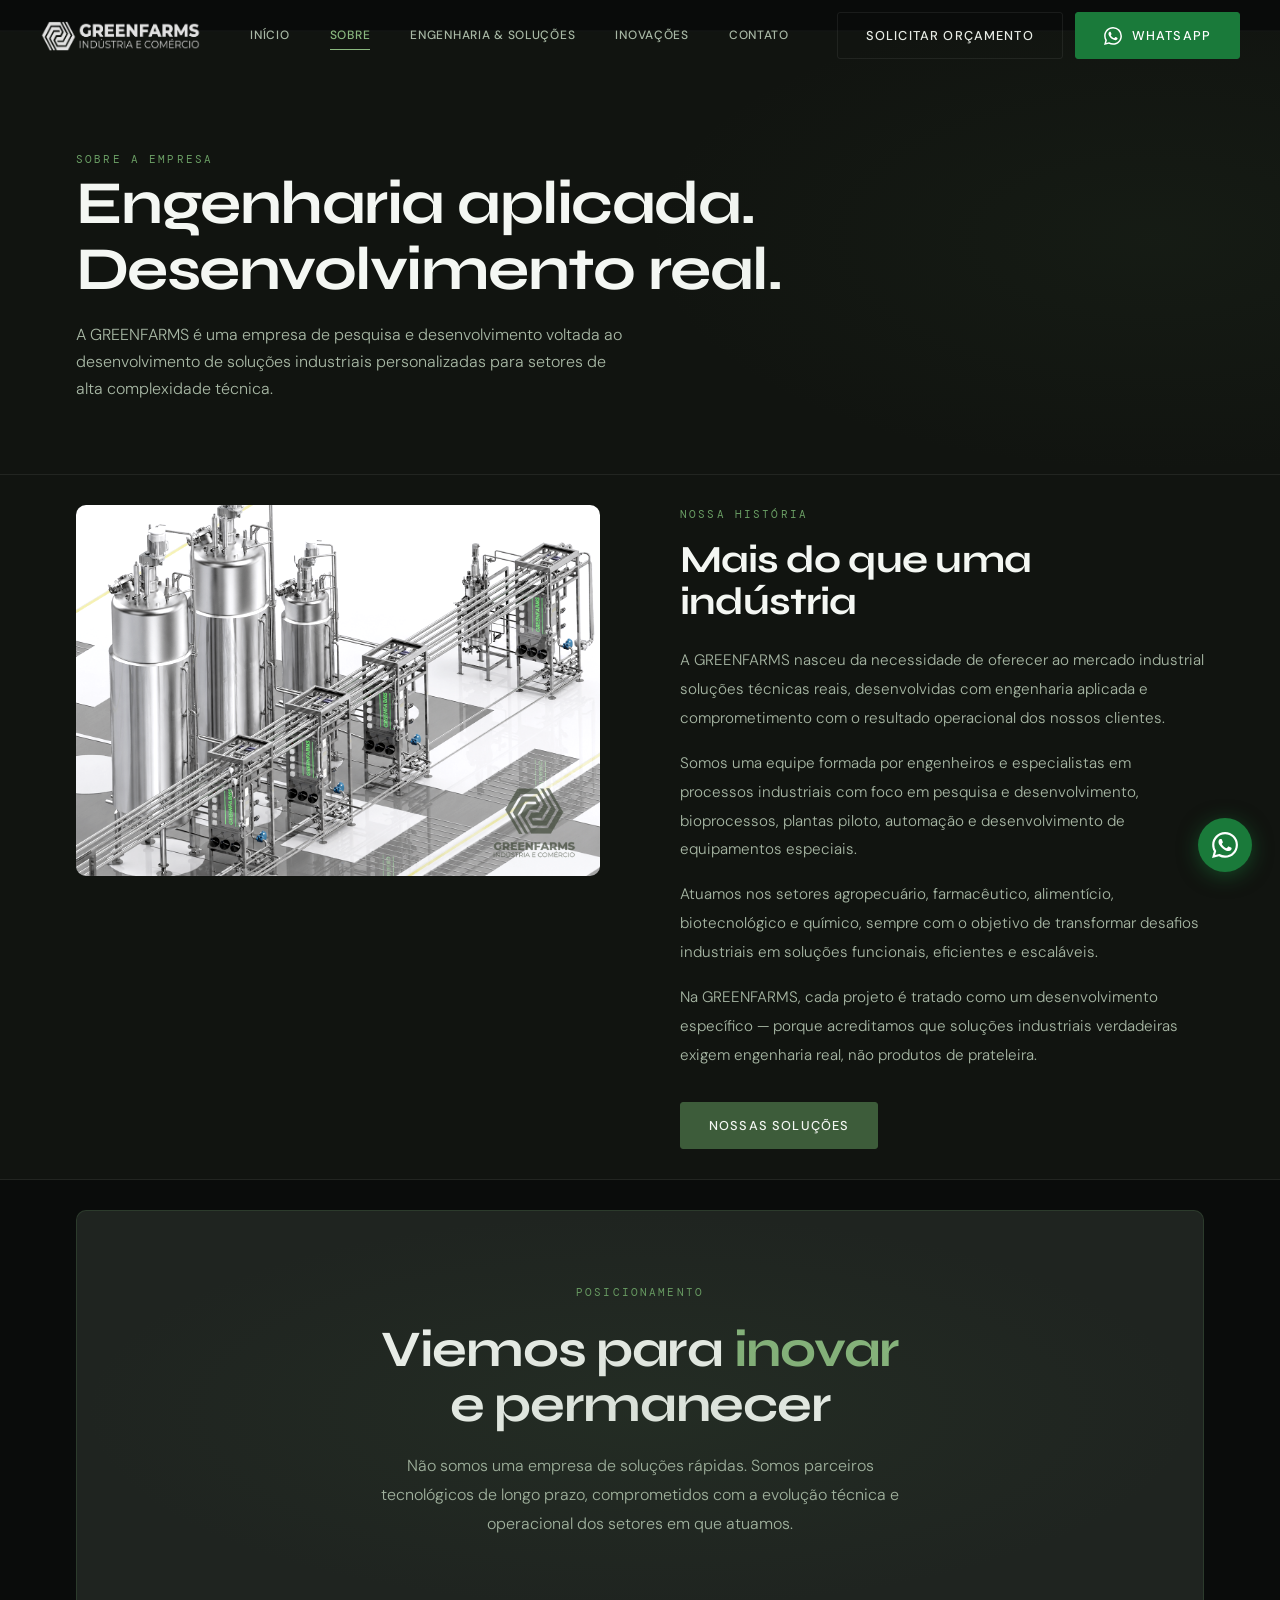
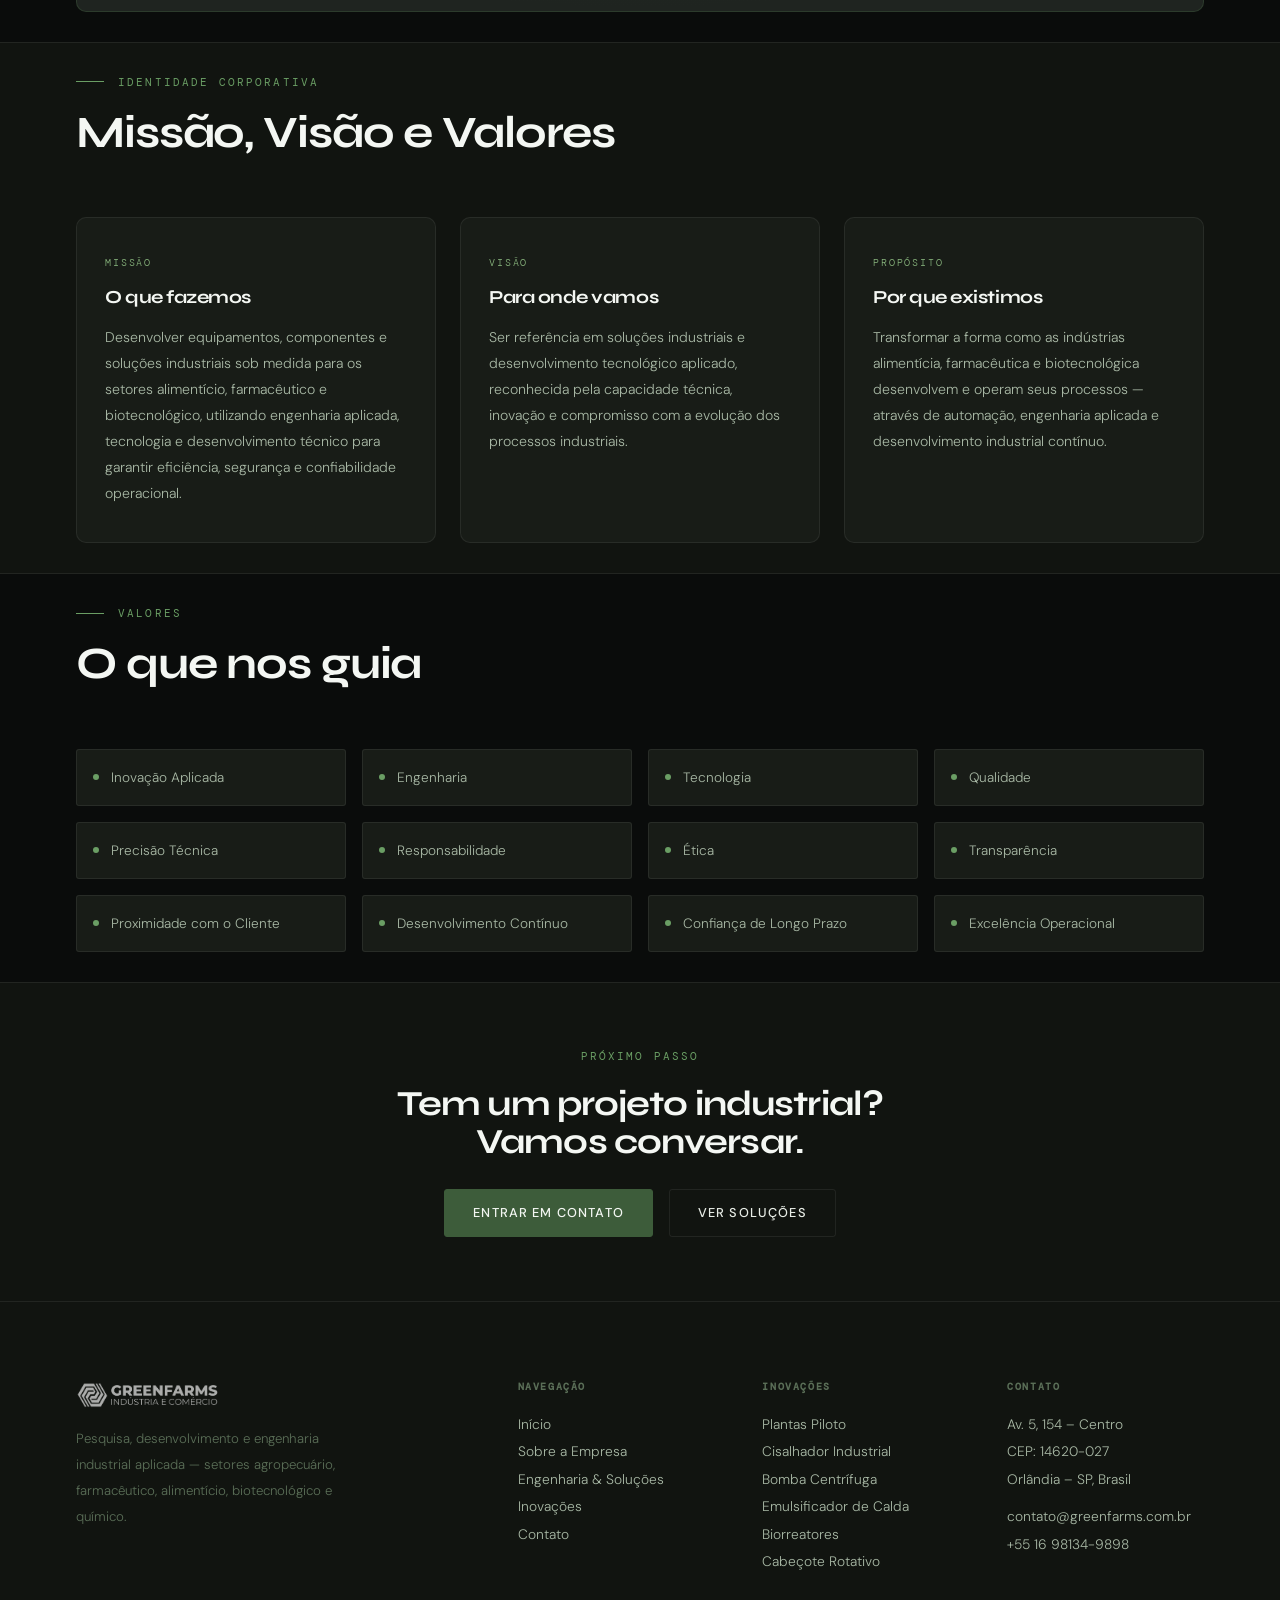
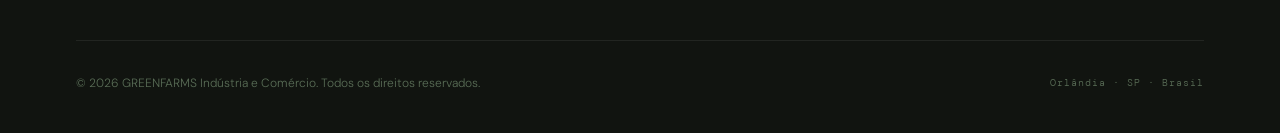
<file: sobre.html>
<!DOCTYPE html>
<html lang="pt-BR">
<head>
  <meta charset="UTF-8">
  <meta name="viewport" content="width=device-width, initial-scale=1.0">
  <meta name="description" content="Sobre a GREENFARMS — empresa de pesquisa, desenvolvimento e engenharia industrial aplicada.">
  <title>Sobre a Empresa · GREENFARMS</title>
  <link rel="icon" type="image/png" href="images/favicon.png">
  <link rel="stylesheet" href="css/style.css">
  <style>
    .sobre-split {
      display: grid;
      grid-template-columns: 1fr 1fr;
      gap: 80px;
      align-items: start;
    }
    .sobre-split img {
      width: 100%;
      border-radius: var(--gf-radius-lg);
      filter: saturate(0.6) contrast(1.1);
    }
    .sobre-text h2 { font-size: clamp(1.8rem,3vw,2.6rem); margin-bottom:24px; }
    .sobre-text p { color:var(--gf-text-mid); font-size:0.95rem; line-height:1.9; font-weight:300; margin-bottom:16px; }

    .mvv-grid { display:grid; grid-template-columns:repeat(3,1fr); gap:24px; }
    .mvv-card {
      background: var(--gf-dark-2);
      border: 1px solid var(--gf-border-dim);
      border-radius: var(--gf-radius-lg);
      padding: 36px 28px;
    }
    .mvv-card__label {
      font-family: var(--gf-mono);
      font-size: 0.65rem;
      letter-spacing: 0.18em;
      text-transform: uppercase;
      color: var(--gf-accent);
      margin-bottom: 16px;
    }
    .mvv-card h3 { font-size: 1.15rem; margin-bottom: 16px; }
    .mvv-card p { color: var(--gf-text-mid); font-size: 0.88rem; line-height: 1.85; font-weight:300; }

    .valores-list {
      display: grid;
      grid-template-columns: repeat(4,1fr);
      gap: 16px;
    }
    .valor-item {
      display: flex;
      align-items: center;
      gap: 12px;
      padding: 16px;
      background: var(--gf-dark-2);
      border: 1px solid var(--gf-border-dim);
      border-radius: var(--gf-radius);
    }
    .valor-dot { width:6px; height:6px; border-radius:50%; background:var(--gf-green-light); flex-shrink:0; }
    .valor-item span { font-size: 0.85rem; color: var(--gf-text-mid); }

    .viemos-banner {
      background: var(--gf-dark-3);
      border: 1px solid var(--gf-border);
      border-radius: var(--gf-radius-lg);
      padding: 72px 64px;
      text-align: center;
      position: relative;
      overflow: hidden;
    }
    .viemos-banner::before {
      content: '';
      position: absolute;
      inset: 0;
      background: radial-gradient(ellipse at 50% 50%, rgba(61,92,58,0.15) 0%, transparent 70%);
      pointer-events: none;
    }
    .viemos-banner h2 { font-size: clamp(2rem,4vw,3.2rem); margin-bottom:20px; }
    .viemos-banner h2 em { font-style:normal; color:var(--gf-accent); }
    .viemos-banner p { color:var(--gf-text-mid); max-width:560px; margin:0 auto; font-size:1rem; line-height:1.8; font-weight:300; }

    .team-section p { color:var(--gf-text-mid); font-size:0.95rem; line-height:1.9; font-weight:300; max-width:680px; }

    @media(max-width:1024px){
      .sobre-split { grid-template-columns:1fr; gap:40px; }
      .mvv-grid { grid-template-columns:1fr; }
      .valores-list { grid-template-columns:repeat(2,1fr); }
      .viemos-banner { padding:48px 32px; }
    }
    @media(max-width:768px){
      .valores-list { grid-template-columns:1fr; }
    }
  </style>
</head>
<body>

<div id="nav-container"></div>

<!-- HERO -->
<section class="page-hero">
  <div class="container">
    <span class="label">Sobre a Empresa</span>
    <h1>Engenharia aplicada.<br>Desenvolvimento real.</h1>
    <p>A GREENFARMS é uma empresa de pesquisa e desenvolvimento voltada ao desenvolvimento de soluções industriais personalizadas para setores de alta complexidade técnica.</p>
  </div>
</section>

<!-- SOBRE SPLIT -->
<section class="section" style="background:var(--gf-dark);border-bottom:1px solid var(--gf-border-dim);">
  <div class="container">
    <div class="sobre-split">
      <div class="anim-fade">
        <img src="images/biorreatores.png" alt="Instalações GREENFARMS">
      </div>
      <div class="sobre-text anim-fade anim-delay-2">
        <span class="label" style="display:block;margin-bottom:16px;">Nossa História</span>
        <h2>Mais do que uma indústria</h2>
        <p>A GREENFARMS nasceu da necessidade de oferecer ao mercado industrial soluções técnicas reais, desenvolvidas com engenharia aplicada e comprometimento com o resultado operacional dos nossos clientes.</p>
        <p>Somos uma equipe formada por engenheiros e especialistas em processos industriais com foco em pesquisa e desenvolvimento, bioprocessos, plantas piloto, automação e desenvolvimento de equipamentos especiais.</p>
        <p>Atuamos nos setores agropecuário, farmacêutico, alimentício, biotecnológico e químico, sempre com o objetivo de transformar desafios industriais em soluções funcionais, eficientes e escaláveis.</p>
        <p>Na GREENFARMS, cada projeto é tratado como um desenvolvimento específico — porque acreditamos que soluções industriais verdadeiras exigem engenharia real, não produtos de prateleira.</p>
        <div style="margin-top:32px;">
          <a href="engenharia.html" class="btn btn--primary">Nossas Soluções</a>
        </div>
      </div>
    </div>
  </div>
</section>

<!-- VIEMOS PARA INOVAR -->
<section class="section" style="background:var(--gf-black);">
  <div class="container">
    <div class="viemos-banner anim-fade">
      <span class="label" style="display:block;margin-bottom:20px;">Posicionamento</span>
      <h2>Viemos para <em>inovar</em><br>e permanecer</h2>
      <p>Não somos uma empresa de soluções rápidas. Somos parceiros tecnológicos de longo prazo, comprometidos com a evolução técnica e operacional dos setores em que atuamos.</p>
    </div>
  </div>
</section>

<!-- MISSÃO VISÃO VALORES -->
<section class="section" style="background:var(--gf-dark);border-top:1px solid var(--gf-border-dim);border-bottom:1px solid var(--gf-border-dim);">
  <div class="container">
    <div class="section-header anim-fade">
      <div class="section-header__label">
        <span class="label">Identidade Corporativa</span>
      </div>
      <h2>Missão, Visão e Valores</h2>
    </div>

    <div class="mvv-grid">
      <div class="mvv-card anim-fade">
        <div class="mvv-card__label">Missão</div>
        <h3>O que fazemos</h3>
        <p>Desenvolver equipamentos, componentes e soluções industriais sob medida para os setores alimentício, farmacêutico e biotecnológico, utilizando engenharia aplicada, tecnologia e desenvolvimento técnico para garantir eficiência, segurança e confiabilidade operacional.</p>
      </div>
      <div class="mvv-card anim-fade anim-delay-1">
        <div class="mvv-card__label">Visão</div>
        <h3>Para onde vamos</h3>
        <p>Ser referência em soluções industriais e desenvolvimento tecnológico aplicado, reconhecida pela capacidade técnica, inovação e compromisso com a evolução dos processos industriais.</p>
      </div>
      <div class="mvv-card anim-fade anim-delay-2">
        <div class="mvv-card__label">Propósito</div>
        <h3>Por que existimos</h3>
        <p>Transformar a forma como as indústrias alimentícia, farmacêutica e biotecnológica desenvolvem e operam seus processos — através de automação, engenharia aplicada e desenvolvimento industrial contínuo.</p>
      </div>
    </div>
  </div>
</section>

<!-- VALORES -->
<section class="section" style="background:var(--gf-black);">
  <div class="container">
    <div class="section-header anim-fade">
      <div class="section-header__label">
        <span class="label">Valores</span>
      </div>
      <h2>O que nos guia</h2>
    </div>
    <div class="valores-list">
      <div class="valor-item anim-fade"><div class="valor-dot"></div><span>Inovação Aplicada</span></div>
      <div class="valor-item anim-fade anim-delay-1"><div class="valor-dot"></div><span>Engenharia</span></div>
      <div class="valor-item anim-fade anim-delay-2"><div class="valor-dot"></div><span>Tecnologia</span></div>
      <div class="valor-item anim-fade anim-delay-3"><div class="valor-dot"></div><span>Qualidade</span></div>
      <div class="valor-item anim-fade"><div class="valor-dot"></div><span>Precisão Técnica</span></div>
      <div class="valor-item anim-fade anim-delay-1"><div class="valor-dot"></div><span>Responsabilidade</span></div>
      <div class="valor-item anim-fade anim-delay-2"><div class="valor-dot"></div><span>Ética</span></div>
      <div class="valor-item anim-fade anim-delay-3"><div class="valor-dot"></div><span>Transparência</span></div>
      <div class="valor-item anim-fade"><div class="valor-dot"></div><span>Proximidade com o Cliente</span></div>
      <div class="valor-item anim-fade anim-delay-1"><div class="valor-dot"></div><span>Desenvolvimento Contínuo</span></div>
      <div class="valor-item anim-fade anim-delay-2"><div class="valor-dot"></div><span>Confiança de Longo Prazo</span></div>
      <div class="valor-item anim-fade anim-delay-3"><div class="valor-dot"></div><span>Excelência Operacional</span></div>
    </div>
  </div>
</section>

<!-- CTA -->
<section class="section--sm" style="background:var(--gf-dark);border-top:1px solid var(--gf-border-dim);">
  <div class="container" style="text-align:center;">
    <span class="label" style="display:block;margin-bottom:20px;">Próximo Passo</span>
    <h2 style="font-size:clamp(1.6rem,3vw,2.2rem);margin-bottom:28px;">Tem um projeto industrial?<br>Vamos conversar.</h2>
    <div style="display:flex;gap:16px;justify-content:center;flex-wrap:wrap;">
      <a href="contato.html" class="btn btn--primary">Entrar em Contato</a>
      <a href="engenharia.html" class="btn btn--outline">Ver Soluções</a>
    </div>
  </div>
</section>

<div id="footer-container"></div>
<div id="wa-float"></div>
<script src="js/components.js"></script>
<script src="js/main.js"></script>
</body>
</html>
</file>
<file: css/style.css>
/* ================================================================
   GREENFARMS v2 — Global Stylesheet
   Aesthetic: Industrial Precision · Dark Shell · Light Image Panels
   ================================================================  */

@import url('https://fonts.googleapis.com/css2?family=Syne:wght@400;500;600;700;800&family=DM+Sans:ital,opsz,wght@0,9..40,300;0,9..40,400;0,9..40,500;0,9..40,600;1,9..40,300&family=DM+Mono:wght@300;400;500&display=swap');

:root {
  --gf-black:       #0a0c0b;
  --gf-dark:        #111410;
  --gf-dark-2:      #181c17;
  --gf-dark-3:      #1f2420;
  --gf-green:       #3d5c3a;
  --gf-green-mid:   #4a7045;
  --gf-green-light: #6a9e64;
  --gf-accent:      #8ab87f;
  --gf-wire:        #2a3328;
  --gf-border:      rgba(106,158,100,0.18);
  --gf-border-dim:  rgba(255,255,255,0.07);
  --gf-text:        #e8ede6;
  --gf-text-mid:    #a8b8a5;
  --gf-text-dim:    #5a6e57;
  --gf-white:       #f4f7f3;
  --gf-mono:        'DM Mono', monospace;
  --gf-head:        'Syne', sans-serif;
  --gf-body:        'DM Sans', sans-serif;
  --gf-radius:      3px;
  --gf-radius-lg:   10px;
  --gf-nav-h:       72px;
  --gf-ease:        cubic-bezier(0.25, 0.46, 0.45, 0.94);
  --gf-transition:  0.35s var(--gf-ease);
}

/* ── Reset ──────────────────────────────────────────────────────── */
*, *::before, *::after { box-sizing: border-box; margin: 0; padding: 0; }
html { scroll-behavior: smooth; font-size: 16px; }
body {
  background: var(--gf-black);
  color: var(--gf-text);
  font-family: var(--gf-body);
  font-weight: 300;
  line-height: 1.7;
  overflow-x: hidden;
  -webkit-font-smoothing: antialiased;
}
img { display: block; max-width: 100%; height: auto; }
a { text-decoration: none; color: inherit; }
ul { list-style: none; }
button { cursor: pointer; border: none; background: none; font-family: inherit; }

/* ── Typography ─────────────────────────────────────────────────── */
h1, h2, h3, h4, h5, h6 {
  font-family: var(--gf-head);
  font-weight: 700;
  line-height: 1.08;
  letter-spacing: -0.025em;
  color: var(--gf-white);
}
.label {
  font-family: var(--gf-mono);
  font-size: 0.67rem;
  font-weight: 400;
  letter-spacing: 0.2em;
  text-transform: uppercase;
  color: var(--gf-green-light);
}

/* ── Layout ─────────────────────────────────────────────────────── */
.container { width: 100%; max-width: 1200px; margin: 0 auto; padding: 0 36px; }
.container--wide { max-width: 1440px; }
.section { padding: 30px 0; }
.section--sm { padding: 64px 0; }
.section--lg { padding: 28px 0; }

/* ── Navigation ─────────────────────────────────────────────────── */
.nav {
  position: fixed;
  top: 0; left: 0; right: 0;
  z-index: 1000;
  height: var(--gf-nav-h);
  display: flex;
  align-items: center;
  transition: background var(--gf-transition), border-color var(--gf-transition);
  border-bottom: 1px solid transparent;
}
.nav.scrolled {
  background: rgba(10,12,11,0.97);
  backdrop-filter: blur(24px);
  -webkit-backdrop-filter: blur(24px);
  border-bottom-color: var(--gf-border-dim);
}
.nav__inner {
  display: flex;
  align-items: center;
  justify-content: space-between;
  gap: 48px;
  width: 100%;
  max-width: 1280px;
  margin: 0 auto;
  padding: 0 40px;
}

/* ── LOGO — horizontal, invertida para fundo escuro ─────────────── */
.nav__logo img {
  height: 32px;
  width: auto;
  min-width: 160px;
  filter: brightness(0) invert(1);
  opacity: 0.88;
  transition: opacity var(--gf-transition);
}
.nav__logo:hover img { opacity: 1; }

.nav__links {
  display: flex;
  align-items: center;
  gap: 40px;
  flex-shrink: 0;
}
.nav__links a {
  font-family: var(--gf-body);
  font-size: 0.75rem;
  font-weight: 500;
  letter-spacing: 0.06em;
  text-transform: uppercase;
  white-space: nowrap;
  color: var(--gf-text-mid);
  transition: color var(--gf-transition);
  position: relative;
}
.nav__links a::after {
  content: '';
  position: absolute;
  bottom: -4px; left: 0;
  width: 0; height: 1px;
  background: var(--gf-accent);
  transition: width var(--gf-transition);
}
.nav__links a:hover { color: var(--gf-white); }
.nav__links a:hover::after { width: 100%; }
.nav__links a.active { color: var(--gf-accent); }
.nav__links a.active::after { width: 100%; }

.nav__cta { display: flex; align-items: center; gap: 12px; }

/* ── Hamburger ──────────────────────────────────────────────────── */
.nav__hamburger {
  display: none; flex-direction: column; gap: 5px; padding: 8px; cursor: pointer;
}
.nav__hamburger span {
  display: block; width: 22px; height: 1.5px;
  background: var(--gf-text); transition: all var(--gf-transition);
}
.nav__hamburger.open span:nth-child(1) { transform: translateY(6.5px) rotate(45deg); }
.nav__hamburger.open span:nth-child(2) { opacity: 0; }
.nav__hamburger.open span:nth-child(3) { transform: translateY(-6.5px) rotate(-45deg); }

.nav__mobile {
  position: fixed;
  top: var(--gf-nav-h); left: 0; right: 0;
  background: rgba(10,12,11,0.99);
  backdrop-filter: blur(24px);
  border-bottom: 1px solid var(--gf-border-dim);
  padding: 24px 36px 36px;
  display: flex; flex-direction: column; gap: 2px;
  transform: translateY(-110%);
  transition: transform var(--gf-transition);
  z-index: 999;
}
.nav__mobile.open { transform: translateY(0); }
.nav__mobile a {
  font-size: 0.88rem; font-weight: 400;
  color: var(--gf-text-mid);
  padding: 14px 0;
  border-bottom: 1px solid var(--gf-border-dim);
  transition: color var(--gf-transition);
}
.nav__mobile a:hover, .nav__mobile a.active { color: var(--gf-accent); }
.nav__mobile .btn { margin-top: 20px; justify-content: center; }

/* ── Buttons ─────────────────────────────────────────────────────── */
.btn {
  display: inline-flex; align-items: center; gap: 10px;
  padding: 12px 28px;
  font-family: var(--gf-body);
  font-size: 0.8rem; font-weight: 500;
  letter-spacing: 0.09em; text-transform: uppercase;
  border-radius: var(--gf-radius);
  transition: all var(--gf-transition);
  white-space: nowrap;
}
.btn--primary {
  background: var(--gf-green); color: var(--gf-white); border: 1px solid var(--gf-green);
}
.btn--primary:hover {
  background: var(--gf-green-mid); border-color: var(--gf-green-mid);
  transform: translateY(-1px); box-shadow: 0 8px 28px rgba(74,112,69,0.35);
}
.btn--outline {
  background: transparent; color: var(--gf-text); border: 1px solid var(--gf-border-dim);
}
.btn--outline:hover { border-color: var(--gf-accent); color: var(--gf-accent); transform: translateY(-1px); }
.btn--whatsapp {
  background: #1a7a3a; color: #fff; border: 1px solid #1a7a3a;
}
.btn--whatsapp:hover {
  background: #1d8a40; border-color: #1d8a40;
  transform: translateY(-1px); box-shadow: 0 8px 28px rgba(26,122,58,0.4);
}

/* ── Section header ─────────────────────────────────────────────── */
.section-header { margin-bottom: 60px; }
.section-header__label {
  display: flex; align-items: center; gap: 14px; margin-bottom: 18px;
}
.section-header__label::before {
  content: ''; display: block; width: 28px; height: 1px; background: var(--gf-green-light);
}
.section-header h2 { font-size: clamp(1.9rem, 3.5vw, 2.9rem); max-width: 700px; }
.section-header p {
  margin-top: 18px; color: var(--gf-text-mid);
  font-size: 1rem; max-width: 560px; font-weight: 300; line-height: 1.85;
}

/* ── Cards ──────────────────────────────────────────────────────── */
.card {
  background: var(--gf-dark-2);
  border: 1px solid var(--gf-border-dim);
  border-radius: var(--gf-radius-lg);
  padding: 36px;
  transition: border-color var(--gf-transition), transform var(--gf-transition);
}
.card:hover { border-color: var(--gf-border); transform: translateY(-3px); }
.card__icon {
  width: 46px; height: 46px;
  background: var(--gf-wire); border-radius: var(--gf-radius);
  display: flex; align-items: center; justify-content: center;
  margin-bottom: 22px; color: var(--gf-accent);
}
.card h3 { font-size: 1.08rem; margin-bottom: 12px; }
.card p { color: var(--gf-text-mid); font-size: 0.88rem; line-height: 1.8; font-weight: 300; }

/* ── Tag ────────────────────────────────────────────────────────── */
.tag {
  display: inline-block; padding: 4px 12px;
  background: var(--gf-wire); border: 1px solid var(--gf-border);
  border-radius: 2px;
  font-family: var(--gf-mono); font-size: 0.63rem;
  letter-spacing: 0.14em; text-transform: uppercase;
  color: var(--gf-text-mid);
}

/* ── Image panels (light bg images) ────────────────────────────── */
/* Images have light/white backgrounds — show them clean, no heavy filters */
.img-panel {
  border-radius: var(--gf-radius-lg);
  overflow: hidden;
  background: #f0f2ee;
}
.img-panel img {
  width: 100%; height: 100%;
  object-fit: contain; /* contain so product shots aren't cropped */
  display: block;
}

/* For full-bleed layout images, use cover + subtle treatment */
.img-cover {
  border-radius: var(--gf-radius-lg);
  overflow: hidden;
}
.img-cover img {
  width: 100%; height: 100%;
  object-fit: cover;
  display: block;
}

/* ── Divider ────────────────────────────────────────────────────── */
.divider { width: 100%; height: 1px; background: var(--gf-border-dim); }

/* ── Stat block ─────────────────────────────────────────────────── */
.stat-block { display: flex; flex-direction: column; gap: 4px; }
.stat-block__num {
  font-family: var(--gf-head); font-size: clamp(2rem, 3.5vw, 2.8rem);
  font-weight: 700; color: var(--gf-white); line-height: 1;
}
.stat-block__label { font-size: 0.8rem; color: var(--gf-text-dim); font-weight: 300; }

/* ── WhatsApp float ─────────────────────────────────────────────── */
.whatsapp-float {
  position: fixed; bottom: 28px; right: 28px; z-index: 800;
  width: 54px; height: 54px;
  background: #1a7a3a; border-radius: 50%;
  display: flex; align-items: center; justify-content: center;
  box-shadow: 0 4px 20px rgba(26,122,58,0.5);
  transition: transform var(--gf-transition), box-shadow var(--gf-transition);
  animation: wa-pulse 3s ease-in-out infinite;
}
.whatsapp-float:hover {
  transform: scale(1.1);
  box-shadow: 0 8px 32px rgba(26,122,58,0.7);
  animation: none;
}
@keyframes wa-pulse {
  0%, 100% { box-shadow: 0 4px 20px rgba(26,122,58,0.5); }
  50% { box-shadow: 0 4px 36px rgba(26,122,58,0.8), 0 0 0 8px rgba(26,122,58,0.1); }
}

/* ── Page Hero ──────────────────────────────────────────────────── */
.page-hero {
  padding: calc(var(--gf-nav-h) + 72px) 0 72px;
  background: var(--gf-dark);
  border-bottom: 1px solid var(--gf-border-dim);
  position: relative; overflow: hidden;
}
.page-hero::before {
  content: '';
  position: absolute; top: 0; right: 0; width: 50%; height: 100%;
  background: radial-gradient(ellipse at 80% 50%, rgba(61,92,58,0.1) 0%, transparent 70%);
  pointer-events: none;
}
.page-hero .label { margin-bottom: 14px; }
.page-hero h1 { font-size: clamp(2.2rem, 5vw, 3.8rem); margin-bottom: 18px; }
.page-hero p { font-size: 1rem; color: var(--gf-text-mid); max-width: 560px; font-weight: 300; }

/* ── Forms ──────────────────────────────────────────────────────── */
.form-group { display: flex; flex-direction: column; gap: 8px; }
.form-group label {
  font-family: var(--gf-mono); font-size: 0.63rem;
  letter-spacing: 0.16em; text-transform: uppercase; color: var(--gf-text-dim);
}
.form-group input,
.form-group select,
.form-group textarea {
  background: var(--gf-dark-3); border: 1px solid var(--gf-border-dim);
  border-radius: var(--gf-radius); padding: 13px 16px;
  color: var(--gf-text); font-family: var(--gf-body);
  font-size: 0.9rem; font-weight: 300; transition: border-color var(--gf-transition);
  outline: none; width: 100%;
}
.form-group input::placeholder, .form-group textarea::placeholder { color: var(--gf-text-dim); }
.form-group input:focus, .form-group select:focus, .form-group textarea:focus { border-color: var(--gf-green-mid); }
.form-group select option { background: var(--gf-dark-3); }
.form-group textarea { resize: vertical; min-height: 120px; }
.form-grid { display: grid; grid-template-columns: 1fr 1fr; gap: 20px; }

/* ── Animate on scroll ──────────────────────────────────────────── */
.anim-fade { opacity: 0; transform: translateY(22px); transition: opacity 0.65s ease, transform 0.65s ease; }
.anim-fade.visible { opacity: 1; transform: translateY(0); }
.anim-delay-1 { transition-delay: 0.1s; }
.anim-delay-2 { transition-delay: 0.2s; }
.anim-delay-3 { transition-delay: 0.3s; }
.anim-delay-4 { transition-delay: 0.4s; }

/* ── Footer ─────────────────────────────────────────────────────── */
.footer {
  background: var(--gf-dark);
  border-top: 1px solid var(--gf-border-dim);
  padding: 80px 0 40px;
}
.footer__grid {
  display: grid;
  grid-template-columns: 2fr 1fr 1fr 1fr;
  gap: 48px;
  padding-bottom: 64px;
  border-bottom: 1px solid var(--gf-border-dim);
}
.footer__logo { margin-bottom: 18px; }
.footer__logo img {
  height: 26px; width: auto;
  min-width: 130px;
  filter: brightness(0) invert(1); opacity: 0.65;
}
.footer__col h4 {
  font-family: var(--gf-mono); font-size: 0.63rem;
  letter-spacing: 0.16em; text-transform: uppercase;
  color: var(--gf-text-dim); margin-bottom: 18px;
}
.footer__col p, .footer__col a {
  font-size: 0.86rem; color: var(--gf-text-mid);
  font-weight: 300; line-height: 2; display: block;
  transition: color var(--gf-transition);
}
.footer__col a:hover { color: var(--gf-accent); }
.footer__bottom {
  display: flex; align-items: center; justify-content: space-between;
  padding-top: 32px; font-size: 0.75rem; color: var(--gf-text-dim);
}

/* ── Form success ───────────────────────────────────────────────── */
.form-success {
  display: none;
  background: rgba(61,92,58,0.12);
  border: 1px solid var(--gf-border);
  border-radius: var(--gf-radius-lg);
  padding: 24px; text-align: center;
  color: var(--gf-accent); font-size: 0.9rem;
}

/* ── Grids ──────────────────────────────────────────────────────── */
.grid-2 { display: grid; grid-template-columns: 1fr 1fr; gap: 48px; }
.grid-3 { display: grid; grid-template-columns: 1fr 1fr 1fr; gap: 28px; }

/* ── Responsive ─────────────────────────────────────────────────── */
@media (max-width: 1024px) {
  .footer__grid { grid-template-columns: 1fr 1fr; gap: 36px; }
  .grid-3 { grid-template-columns: 1fr 1fr; }
}
@media (max-width: 768px) {
  :root { --gf-nav-h: 60px; }
  .container { padding: 0 20px; }
  .section { padding: 72px 0; }
  .section--lg { padding: 96px 0; }
  .grid-2 { grid-template-columns: 1fr; gap: 28px; }
  .grid-3 { grid-template-columns: 1fr; }
  .nav__links, .nav__cta { display: none; }
  .nav__hamburger { display: flex; }
  .nav__inner { padding: 0 20px; }
  .nav__mobile { padding: 20px 20px 32px; }
  .footer__grid { grid-template-columns: 1fr; gap: 28px; }
  .footer__bottom { flex-direction: column; gap: 10px; text-align: center; }
  .form-grid { grid-template-columns: 1fr; }
  .section-header h2 { font-size: 1.75rem; }
}
@media (max-width: 480px) {
  .btn { padding: 11px 20px; font-size: 0.76rem; }
  .whatsapp-float { bottom: 18px; right: 18px; width: 48px; height: 48px; }
}
</file>
